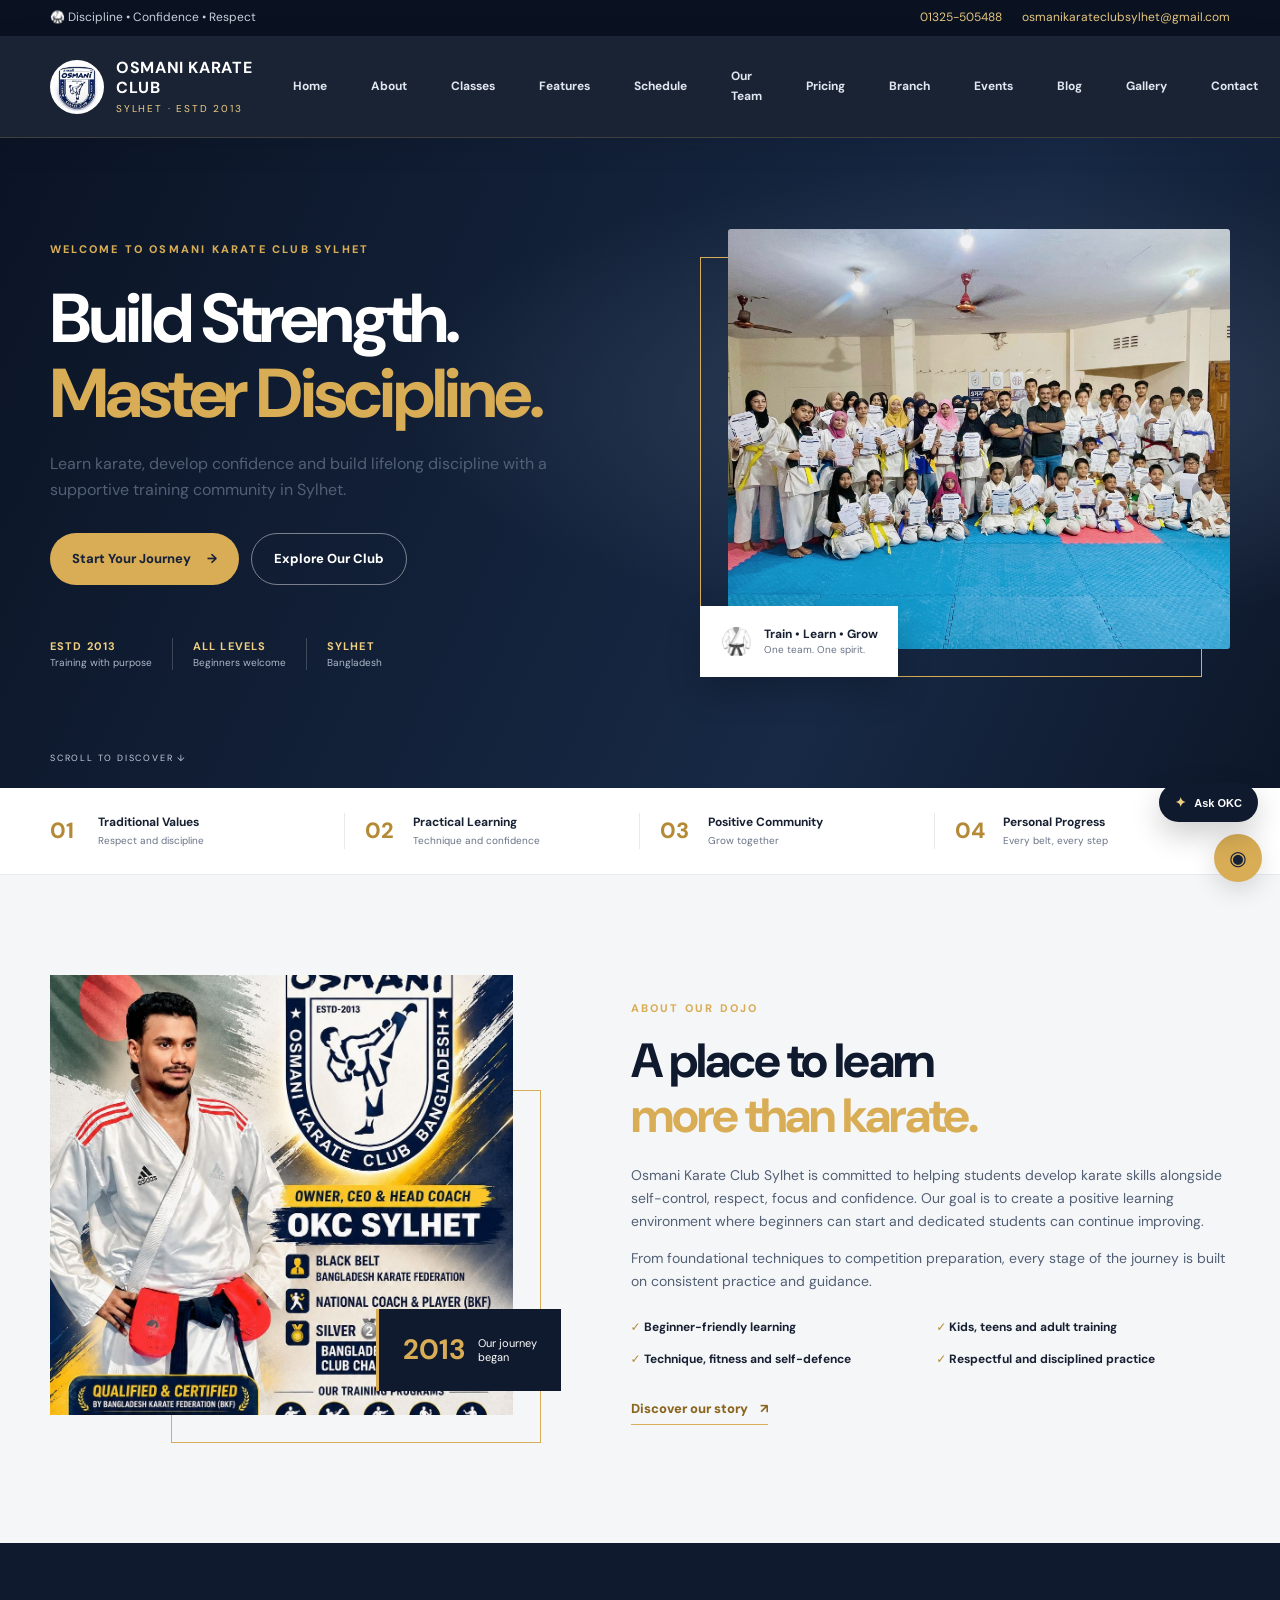
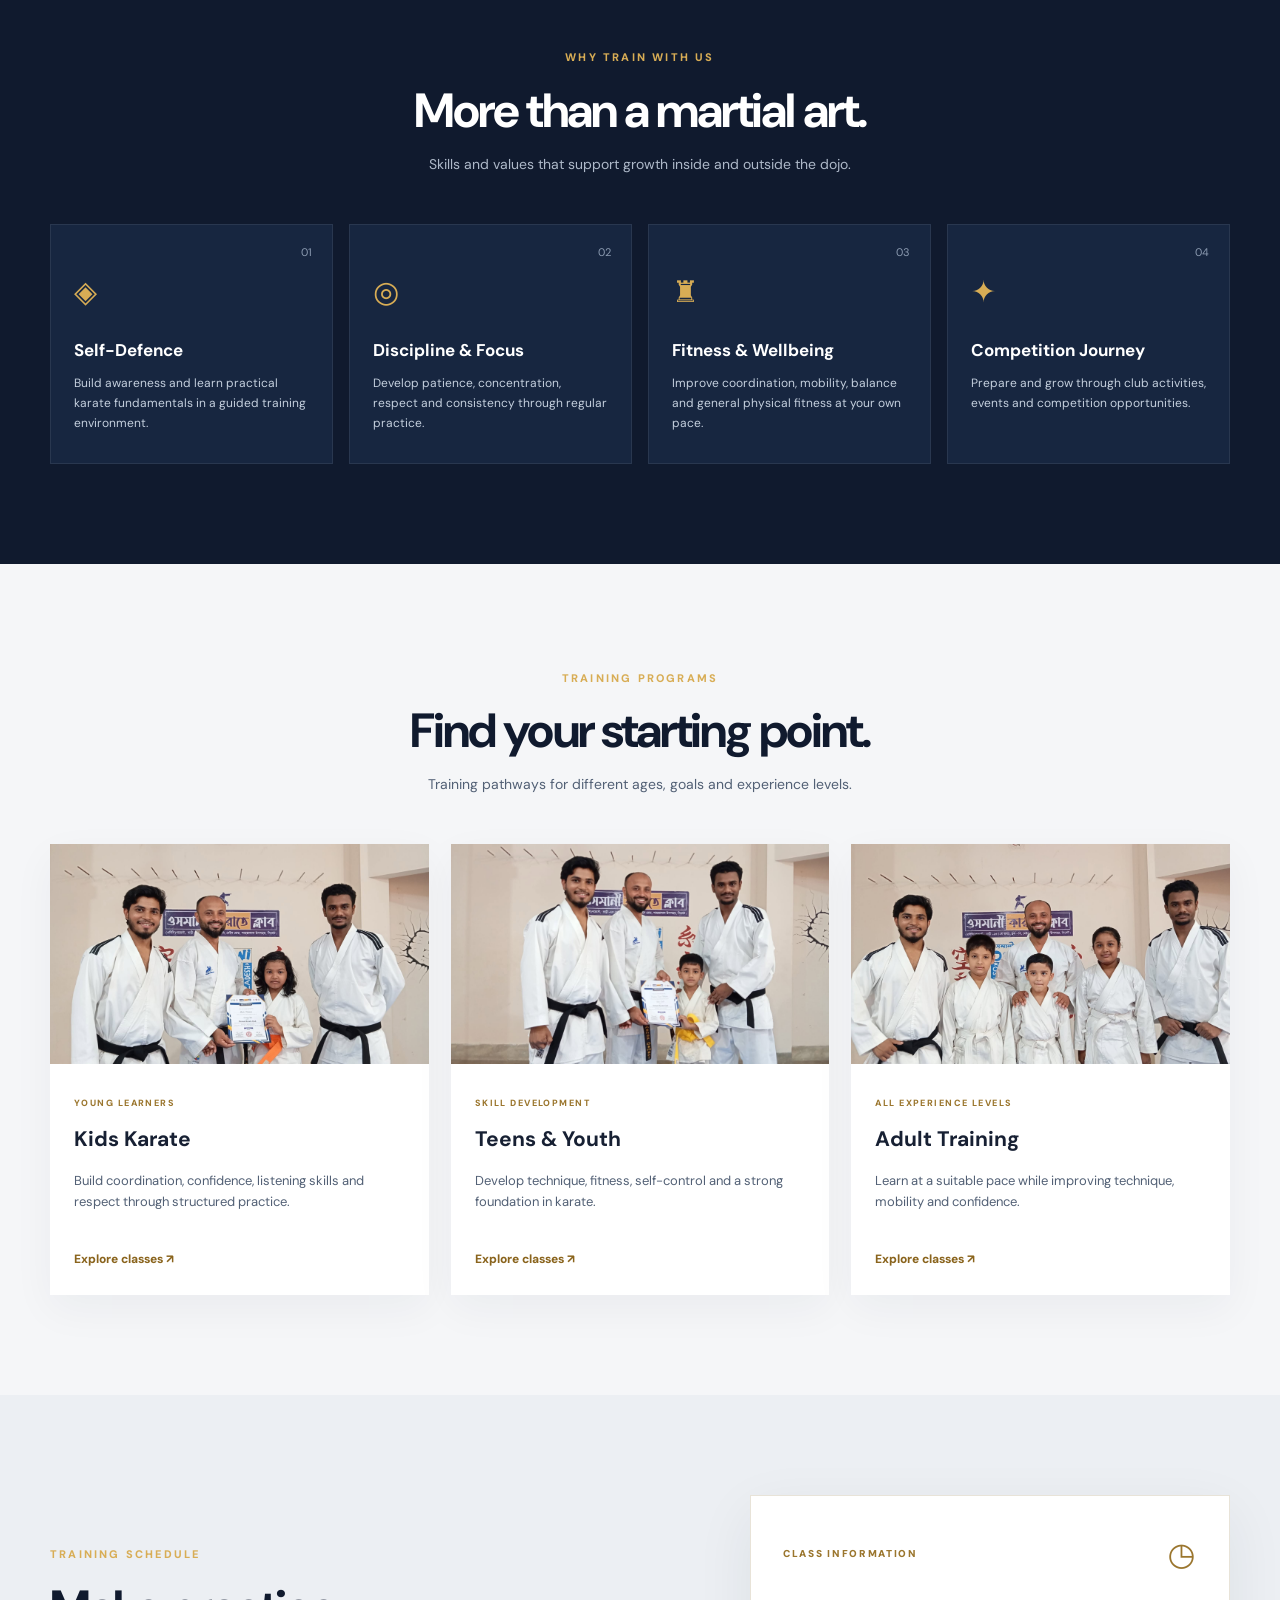
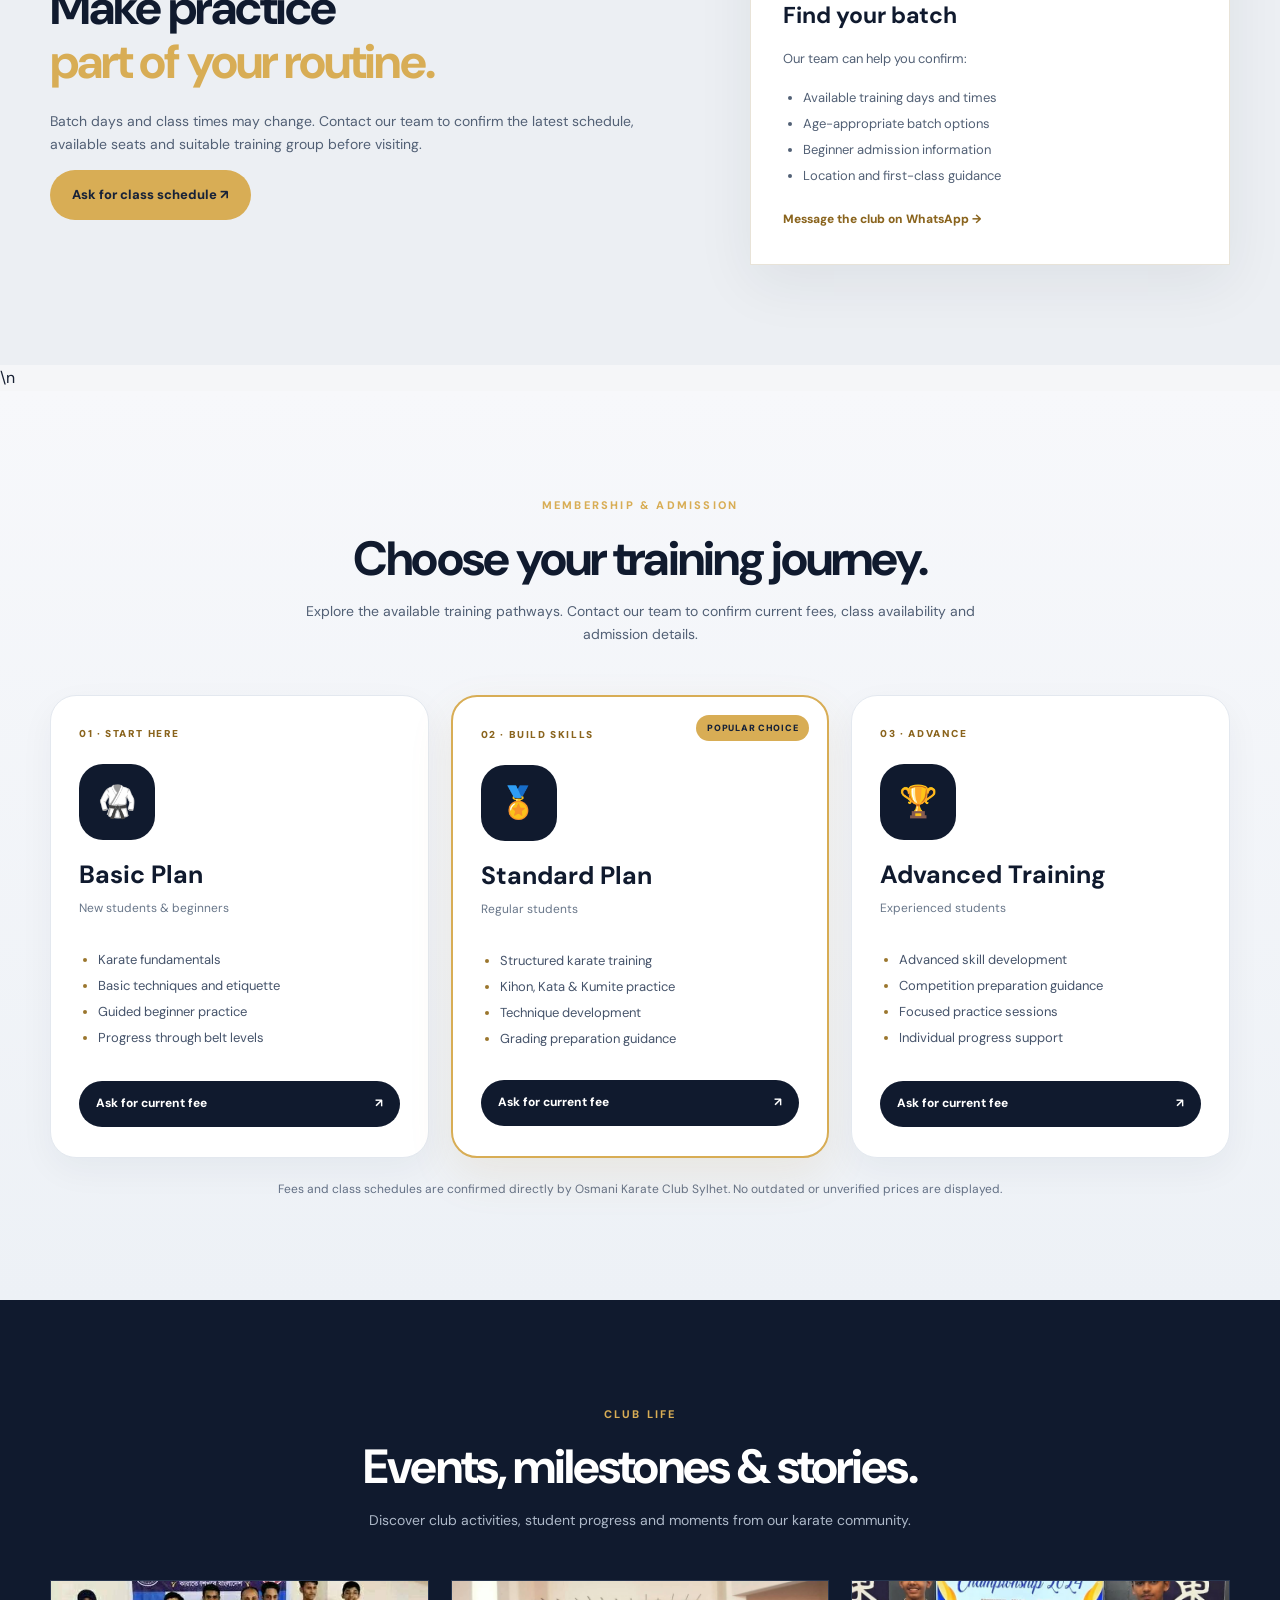
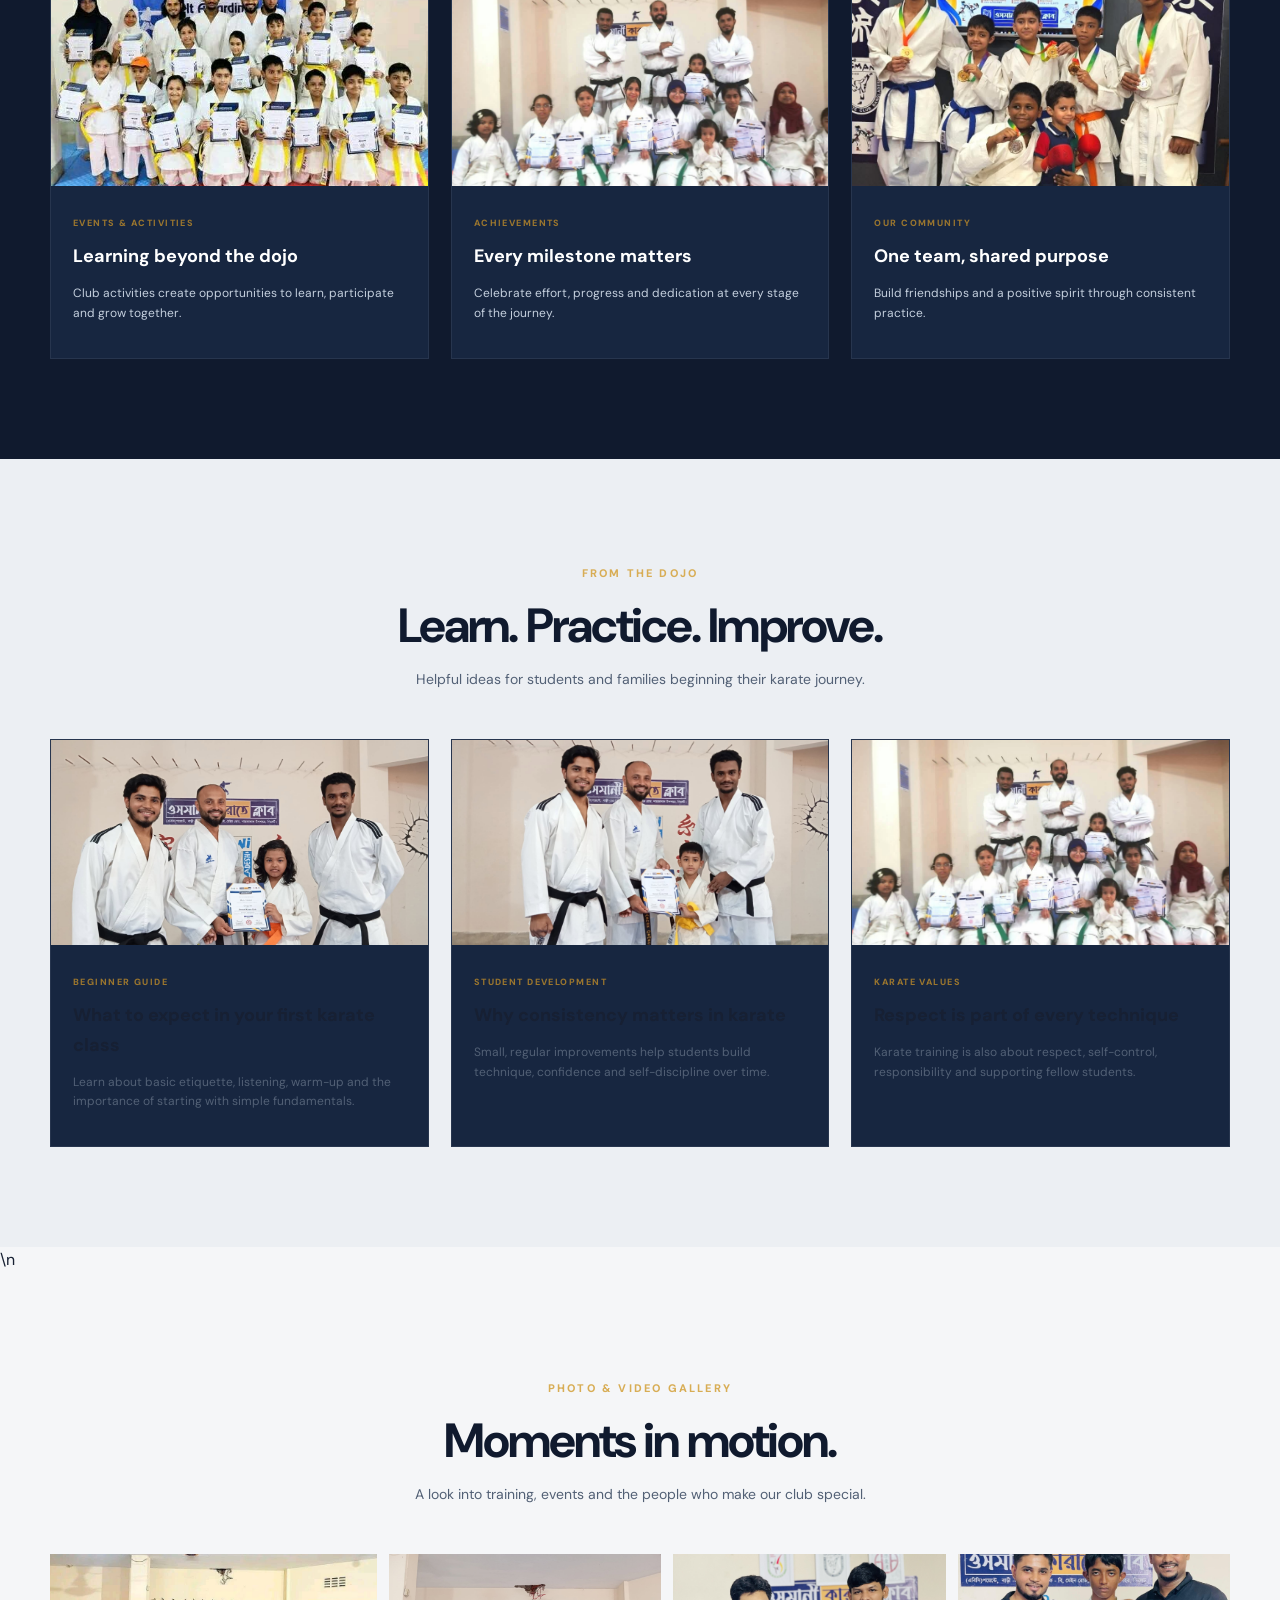
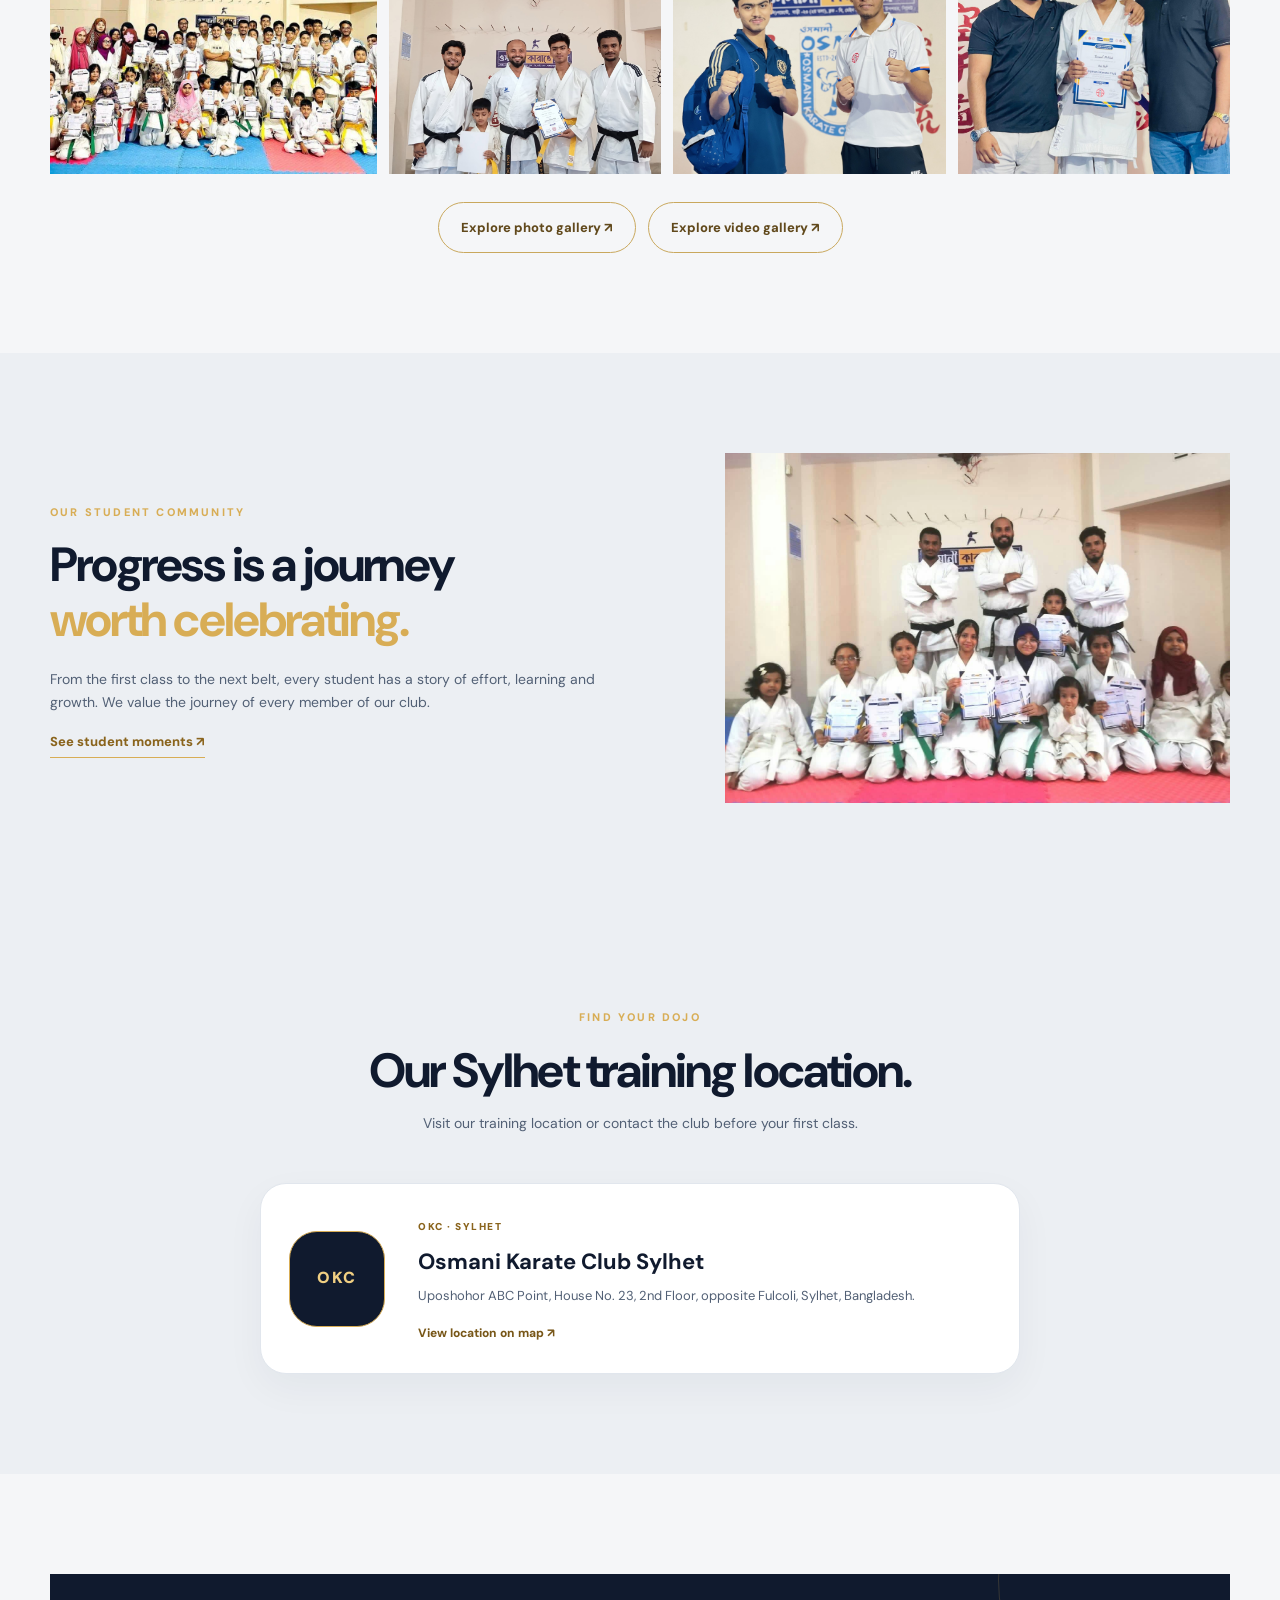
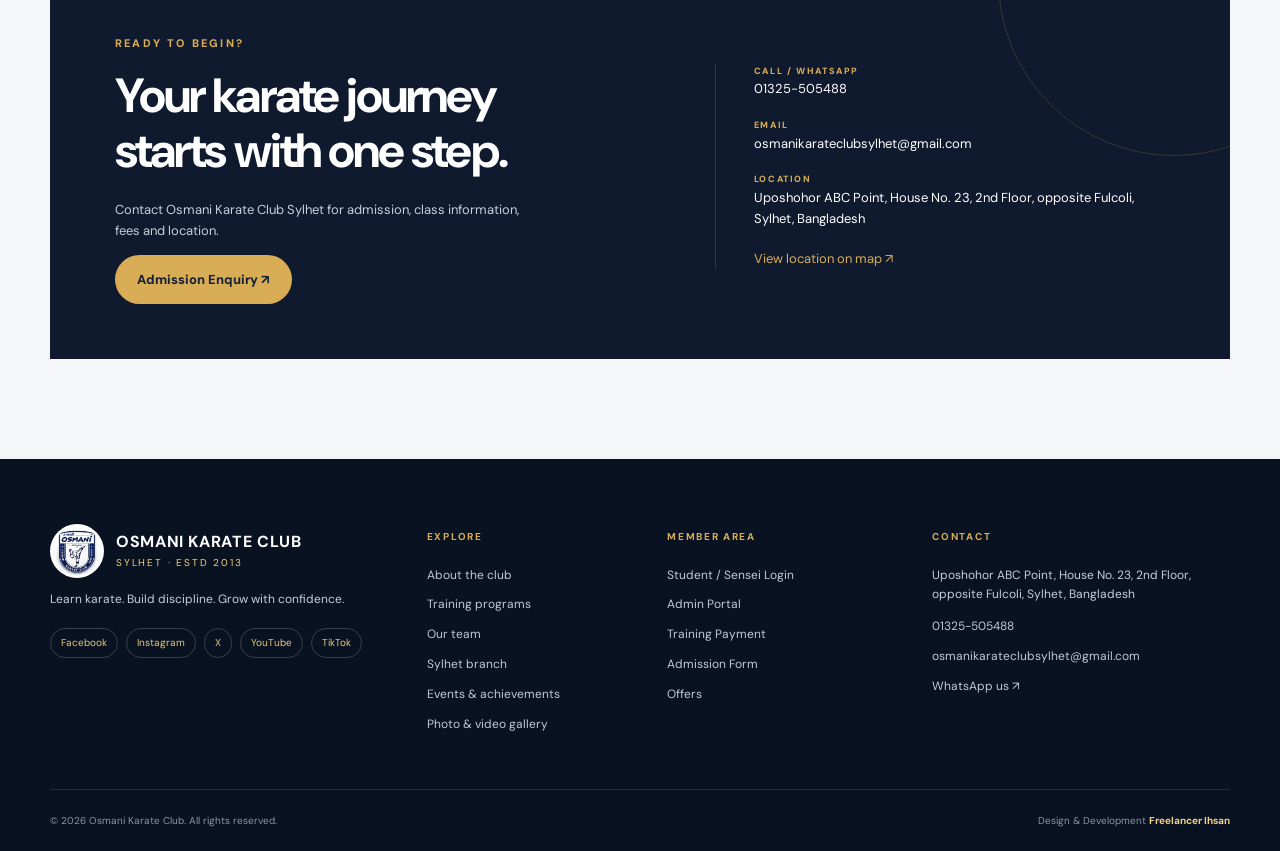
<file: index.html>
<!doctype html>
<html lang="en">
<head>
<meta charset="utf-8"><meta name="viewport" content="width=device-width,initial-scale=1">
<meta name="theme-color" content="#101a2e">
<title>Osmani Karate Club Sylhet | Karate Training, Self-Defence & Admission</title>
<meta name="description" content="Join Osmani Karate Club Sylhet for structured karate training, self-defence, discipline and confidence. Explore classes, instructors, events, gallery and admission in Sylhet, Bangladesh.">
<meta name="keywords" content="Osmani Karate Club Sylhet, karate Sylhet, karate training Sylhet, karate classes Sylhet, kids karate Sylhet, self defence Sylhet, martial arts Bangladesh, karate admission Sylhet">
<meta name="robots" content="index,follow,max-image-preview:large">
<meta name="author" content="Osmani Karate Club Sylhet">
<meta property="og:type" content="website"><meta property="og:site_name" content="Osmani Karate Club Sylhet">
<meta property="og:title" content="Osmani Karate Club Sylhet | Train with Discipline">
<meta property="og:description" content="Karate training for discipline, confidence, fitness and self-defence in Sylhet, Bangladesh.">
<meta property="og:url" content="https://osmanikarateclub.vercel.app/">
<meta property="og:image" content="https://osmanikarateclub.vercel.app/images/home-club-group.jpg">
<meta name="twitter:card" content="summary_large_image">
<link rel="canonical" href="https://osmanikarateclub.vercel.app/">
<link rel="manifest" href="manifest.webmanifest"><link rel="icon" href="images/logo.png"><link rel="apple-touch-icon" href="pwa-icon-192.png">
<link rel="preconnect" href="https://fonts.googleapis.com"><link rel="preconnect" href="https://fonts.gstatic.com" crossorigin>
<link href="https://fonts.googleapis.com/css2?family=DM+Sans:wght@400;500;600;700;800&family=Noto+Sans+Bengali:wght@400;500;600;700;800&display=swap" rel="stylesheet">
<link rel="stylesheet" href="style.css"><link rel="stylesheet" href="v2.css">
<script type="application/ld+json">{"@context":"https://schema.org","@type":"SportsActivityLocation","name":"Osmani Karate Club Sylhet","description":"Karate training for discipline, confidence, fitness and self-defence in Sylhet, Bangladesh.","url":"https://osmanikarateclub.vercel.app/","image":"https://osmanikarateclub.vercel.app/images/logo.png","telephone":"+8801325505488","email":"osmanikarateclubsylhet@gmail.com","address":{"@type":"PostalAddress","streetAddress":"Uposhohor ABC Point, House No. 23, 2nd Floor, opposite Fulcoli","addressLocality":"Sylhet","addressCountry":"BD"},"sameAs":["https://www.facebook.com/p/Osmani-Karate-Club-Sylhet-61551692627873/","https://www.instagram.com/okc.sylhet/","https://x.com/okcsylhet","https://www.youtube.com/channel/UClhfrLRyWANlHcNv9u-vJiw","https://www.tiktok.com/@okc.sylhet"]}</script>
</head>
<body class="v2">
<div class="topline"><div class="v2-container topline-inner"><span>🥋 Discipline • Confidence • Respect</span><div><a href="tel:01325505488">01325-505488</a><a href="mailto:osmanikarateclubsylhet@gmail.com">osmanikarateclubsylhet@gmail.com</a></div></div></div>
<header class="v2-header"><div class="v2-container nav-inner">
<a class="v2-brand" href="index.html"><img src="images/logo.png" alt="Osmani Karate Club Sylhet logo"><span><b>OSMANI KARATE CLUB</b><small>SYLHET · ESTD 2013</small></span></a>
<button class="v2-menu" id="v2Menu" aria-label="Open navigation" aria-expanded="false">☰</button>
<nav class="v2-nav" id="v2Nav">
<a href="#home">Home</a><a href="#about">About</a><a href="#programs">Classes</a><a href="#features">Features</a><a href="#schedule">Schedule</a><a href="about.html#founder">Our Team</a><a href="#pricing">Pricing</a><a href="#branches">Branch</a><a href="#events">Events</a><a href="#blog">Blog</a><a href="#gallery">Gallery</a><a href="#contact">Contact</a>
<a href="portal.html">OKC Online</a><a class="nav-login" href="portal.html">Login / Sign Up</a>
</nav><div class="nav-tools"><button id="lang" class="v2-tool" aria-label="Change language">বাংলা</button><a class="nav-login desktop-login" href="portal.html">Login / Sign Up ↗</a></div>
</div></header>
<main>
<section class="v2-hero" id="home"><div class="hero-shade"></div><div class="v2-container hero-content">
<div class="hero-copy"><span class="eyebrow-gold">WELCOME TO OSMANI KARATE CLUB SYLHET</span><h1>Build Strength.<br><em>Master Discipline.</em></h1><p>Learn karate, develop confidence and build lifelong discipline with a supportive training community in Sylhet.</p>
<div class="hero-actions"><a class="gold-btn" href="contact.html">Start Your Journey <span>→</span></a><a class="outline-btn" href="#about">Explore Our Club</a></div>
<div class="hero-proof"><div><strong>ESTD 2013</strong><small>Training with purpose</small></div><i></i><div><strong>ALL LEVELS</strong><small>Beginners welcome</small></div><i></i><div><strong>SYLHET</strong><small>Bangladesh</small></div></div></div>
<div class="hero-photo"><img src="images/home-club-group.jpg" alt="Osmani Karate Club Sylhet students and instructors training together"><div class="photo-tag"><b>🥋</b><span><strong>Train • Learn • Grow</strong><small>One team. One spirit.</small></span></div></div>
</div><a class="scroll-cue" href="#about">SCROLL TO DISCOVER ↓</a></section>
<section class="intro-strip"><div class="v2-container intro-grid"><div><span>01</span><b>Traditional Values</b><small>Respect and discipline</small></div><div><span>02</span><b>Practical Learning</b><small>Technique and confidence</small></div><div><span>03</span><b>Positive Community</b><small>Grow together</small></div><div><span>04</span><b>Personal Progress</b><small>Every belt, every step</small></div></div></section>
<section class="v2-section" id="about"><div class="v2-container split-section"><div class="about-image"><img src="images/instructor-profile.png" alt="Karate training at Osmani Karate Club Sylhet"><div class="estd-card"><strong>2013</strong><span>Our journey<br>began</span></div></div><div class="section-copy"><span class="eyebrow-gold">ABOUT OUR DOJO</span><h2>A place to learn<br><em>more than karate.</em></h2><p>Osmani Karate Club Sylhet is committed to helping students develop karate skills alongside self-control, respect, focus and confidence. Our goal is to create a positive learning environment where beginners can start and dedicated students can continue improving.</p><p>From foundational techniques to competition preparation, every stage of the journey is built on consistent practice and guidance.</p><div class="tick-list"><span>✓ Beginner-friendly learning</span><span>✓ Kids, teens and adult training</span><span>✓ Technique, fitness and self-defence</span><span>✓ Respectful and disciplined practice</span></div><a class="text-link" href="about.html">Discover our story <b>↗</b></a></div></div></section>
<section class="v2-section v2-dark" id="features"><div class="v2-container"><div class="section-heading"><span class="eyebrow-gold">WHY TRAIN WITH US</span><h2>More than a martial art.</h2><p>Skills and values that support growth inside and outside the dojo.</p></div><div class="feature-grid">
<article class="feature-card"><span>01</span><div class="feature-icon">◈</div><h3>Self-Defence</h3><p>Build awareness and learn practical karate fundamentals in a guided training environment.</p></article>
<article class="feature-card"><span>02</span><div class="feature-icon">◎</div><h3>Discipline & Focus</h3><p>Develop patience, concentration, respect and consistency through regular practice.</p></article>
<article class="feature-card"><span>03</span><div class="feature-icon">♜</div><h3>Fitness & Wellbeing</h3><p>Improve coordination, mobility, balance and general physical fitness at your own pace.</p></article>
<article class="feature-card"><span>04</span><div class="feature-icon">✦</div><h3>Competition Journey</h3><p>Prepare and grow through club activities, events and competition opportunities.</p></article>
</div></div></section>
<section class="v2-section" id="programs"><div class="v2-container"><div class="section-heading"><span class="eyebrow-gold">TRAINING PROGRAMS</span><h2>Find your starting point.</h2><p>Training pathways for different ages, goals and experience levels.</p></div><div class="program-grid">
<article class="program-card"><img src="images/training-1.png" alt="Children learning karate"><div><span class="program-label">YOUNG LEARNERS</span><h3>Kids Karate</h3><p>Build coordination, confidence, listening skills and respect through structured practice.</p><a href="training.html">Explore classes ↗</a></div></article>
<article class="program-card"><img src="images/training-2.png" alt="Students practicing karate"><div><span class="program-label">SKILL DEVELOPMENT</span><h3>Teens & Youth</h3><p>Develop technique, fitness, self-control and a strong foundation in karate.</p><a href="training.html">Explore classes ↗</a></div></article>
<article class="program-card"><img src="images/training-3.png" alt="Karate instructor demonstrating technique"><div><span class="program-label">ALL EXPERIENCE LEVELS</span><h3>Adult Training</h3><p>Learn at a suitable pace while improving technique, mobility and confidence.</p><a href="training.html">Explore classes ↗</a></div></article>
</div></div></section>
<section class="v2-section v2-light" id="schedule"><div class="v2-container price-layout"><div class="section-copy"><span class="eyebrow-gold">TRAINING SCHEDULE</span><h2>Make practice<br><em>part of your routine.</em></h2><p>Batch days and class times may change. Contact our team to confirm the latest schedule, available seats and suitable training group before visiting.</p><a class="gold-btn" href="contact.html">Ask for class schedule ↗</a></div><div class="price-card"><div class="price-top"><span>CLASS INFORMATION</span><b>◷</b></div><h3>Find your batch</h3><p>Our team can help you confirm:</p><ul><li>Available training days and times</li><li>Age-appropriate batch options</li><li>Beginner admission information</li><li>Location and first-class guidance</li></ul><a href="https://wa.me/8801325505488" target="_blank" rel="noopener">Message the club on WhatsApp →</a></div></div></section>\n<section class="v2-section pricing-section" id="pricing"><div class="v2-container"><div class="section-heading"><span class="eyebrow-gold">MEMBERSHIP & ADMISSION</span><h2>Choose your training journey.</h2><p>Explore the available training pathways. Contact our team to confirm current fees, class availability and admission details.</p></div><div class="plan-grid">
<article class="plan-card"><span class="plan-kicker">01 · START HERE</span><div class="plan-icon">🥋</div><h3>Basic Plan</h3><p class="plan-audience">New students & beginners</p><ul><li>Karate fundamentals</li><li>Basic techniques and etiquette</li><li>Guided beginner practice</li><li>Progress through belt levels</li></ul><a href="contact.html">Ask for current fee <b>↗</b></a></article>
<article class="plan-card plan-featured"><span class="plan-popular">POPULAR CHOICE</span><span class="plan-kicker">02 · BUILD SKILLS</span><div class="plan-icon">🏅</div><h3>Standard Plan</h3><p class="plan-audience">Regular students</p><ul><li>Structured karate training</li><li>Kihon, Kata & Kumite practice</li><li>Technique development</li><li>Grading preparation guidance</li></ul><a href="contact.html">Ask for current fee <b>↗</b></a></article>
<article class="plan-card"><span class="plan-kicker">03 · ADVANCE</span><div class="plan-icon">🏆</div><h3>Advanced Training</h3><p class="plan-audience">Experienced students</p><ul><li>Advanced skill development</li><li>Competition preparation guidance</li><li>Focused practice sessions</li><li>Individual progress support</li></ul><a href="contact.html">Ask for current fee <b>↗</b></a></article>
</div><p class="plan-note">Fees and class schedules are confirmed directly by Osmani Karate Club Sylhet. No outdated or unverified prices are displayed.</p></div></section>
<section class="v2-section v2-dark" id="events"><div class="v2-container"><div class="section-heading"><span class="eyebrow-gold">CLUB LIFE</span><h2>Events, milestones & stories.</h2><p>Discover club activities, student progress and moments from our karate community.</p></div><div class="event-grid"><article><img src="images/event.png" alt="Osmani Karate Club event"><div><span>EVENTS & ACTIVITIES</span><h3>Learning beyond the dojo</h3><p>Club activities create opportunities to learn, participate and grow together.</p></div></article><article><img src="images/champions.png" alt="Karate students celebrating achievement"><div><span>ACHIEVEMENTS</span><h3>Every milestone matters</h3><p>Celebrate effort, progress and dedication at every stage of the journey.</p></div></article><article><img src="images/team.png" alt="Osmani Karate Club team"><div><span>OUR COMMUNITY</span><h3>One team, shared purpose</h3><p>Build friendships and a positive spirit through consistent practice.</p></div></article></div></div></section>
<section class="v2-section v2-light" id="blog"><div class="v2-container"><div class="section-heading"><span class="eyebrow-gold">FROM THE DOJO</span><h2>Learn. Practice. Improve.</h2><p>Helpful ideas for students and families beginning their karate journey.</p></div><div class="event-grid"><article><img src="images/training-1.png" alt="Karate beginner training"><div><span>BEGINNER GUIDE</span><h3>What to expect in your first karate class</h3><p>Learn about basic etiquette, listening, warm-up and the importance of starting with simple fundamentals.</p></div></article><article><img src="images/training-2.png" alt="Karate belt training"><div><span>STUDENT DEVELOPMENT</span><h3>Why consistency matters in karate</h3><p>Small, regular improvements help students build technique, confidence and self-discipline over time.</p></div></article><article><img src="images/champions.png" alt="Karate student achievement"><div><span>KARATE VALUES</span><h3>Respect is part of every technique</h3><p>Karate training is also about respect, self-control, responsibility and supporting fellow students.</p></div></article></div></div></section>\n<section class="v2-section" id="gallery"><div class="v2-container"><div class="section-heading"><span class="eyebrow-gold">PHOTO & VIDEO GALLERY</span><h2>Moments in motion.</h2><p>A look into training, events and the people who make our club special.</p></div><div class="gallery-preview"><img src="images/group-2.png" alt="Karate club group"><img src="images/training-4.png" alt="Karate training session"><img src="images/sensei-gallery.jpg" alt="Sensei and students"><img src="images/club-gallery/club-photo-01.jpeg" alt="Club activity"></div><div class="center-actions"><a class="outline-dark-btn" href="gallery.html">Explore photo gallery ↗</a><a class="outline-dark-btn" href="gallery.html#videos">Explore video gallery ↗</a></div></div></section>
<section class="v2-section v2-light" id="alumni"><div class="v2-container alumni-layout"><div><span class="eyebrow-gold">OUR STUDENT COMMUNITY</span><h2>Progress is a journey<br><em>worth celebrating.</em></h2><p>From the first class to the next belt, every student has a story of effort, learning and growth. We value the journey of every member of our club.</p><a href="gallery.html" class="text-link">See student moments ↗</a></div><img src="images/champions.png" alt="Students celebrating karate achievements"></div></section>
<section class="v2-section v2-light" id="branches"><div class="v2-container"><div class="section-heading"><span class="eyebrow-gold">FIND YOUR DOJO</span><h2>Our Sylhet training location.</h2><p>Visit our training location or contact the club before your first class.</p></div><div class="branch-grid"><article class="branch-card"><div class="branch-mark">OKC</div><div><span class="branch-code">OKC · SYLHET</span><h3>Osmani Karate Club Sylhet</h3><p>Uposhohor ABC Point, House No. 23, 2nd Floor, opposite Fulcoli, Sylhet, Bangladesh.</p><a target="_blank" rel="noopener" href="https://www.google.com/maps/search/?api=1&query=Uposhohor+ABC+Point+House+23+Sylhet+Bangladesh">View location on map ↗</a></div></article></div></div></section>
<section class="v2-section" id="contact"><div class="v2-container contact-panel"><div><span class="eyebrow-gold">READY TO BEGIN?</span><h2>Your karate journey<br>starts with one step.</h2><p>Contact Osmani Karate Club Sylhet for admission, class information, fees and location.</p><a class="gold-btn" href="contact.html">Admission Enquiry ↗</a></div><div class="contact-details"><div><small>CALL / WHATSAPP</small><a href="tel:01325505488">01325-505488</a></div><div><small>EMAIL</small><a href="mailto:osmanikarateclubsylhet@gmail.com">osmanikarateclubsylhet@gmail.com</a></div><div><small>LOCATION</small><span>Uposhohor ABC Point, House No. 23, 2nd Floor, opposite Fulcoli, Sylhet, Bangladesh</span></div><a class="map-link" target="_blank" rel="noopener" href="https://www.google.com/maps/search/?api=1&query=Uposhohor+ABC+Point+House+23+Sylhet+Bangladesh">View location on map ↗</a></div></div></section>
</main>
<footer class="v2-footer"><div class="v2-container footer-columns"><div class="footer-brand"><a class="v2-brand" href="#home"><img src="images/logo.png" alt=""><span><b>OSMANI KARATE CLUB</b><small>SYLHET · ESTD 2013</small></span></a><p>Learn karate. Build discipline. Grow with confidence.</p><div class="social-links"><a href="https://www.facebook.com/p/Osmani-Karate-Club-Sylhet-61551692627873/" target="_blank" rel="noopener">Facebook</a><a href="https://www.instagram.com/okc.sylhet/" target="_blank" rel="noopener">Instagram</a><a href="https://x.com/okcsylhet" target="_blank" rel="noopener">X</a><a href="https://www.youtube.com/channel/UClhfrLRyWANlHcNv9u-vJiw" target="_blank" rel="noopener">YouTube</a><a href="https://www.tiktok.com/@okc.sylhet" target="_blank" rel="noopener">TikTok</a></div></div><div><h4>EXPLORE</h4><a href="#about">About the club</a><a href="#programs">Training programs</a><a href="#team">Our team</a><a href="#branches">Sylhet branch</a><a href="#events">Events & achievements</a><a href="gallery.html">Photo & video gallery</a></div><div><h4>MEMBER AREA</h4><a href="portal.html">Student / Sensei Login</a><a href="admin-dashboard.html">Admin Portal</a><a href="payment.html">Training Payment</a><a href="contact.html">Admission Form</a><a href="offers.html">Offers</a></div><div><h4>CONTACT</h4><p>Uposhohor ABC Point, House No. 23, 2nd Floor, opposite Fulcoli, Sylhet, Bangladesh</p><a href="tel:01325505488">01325-505488</a><a href="mailto:osmanikarateclubsylhet@gmail.com">osmanikarateclubsylhet@gmail.com</a><a href="https://wa.me/8801325505488" target="_blank" rel="noopener">WhatsApp us ↗</a></div></div><div class="v2-container footer-bottom"><span>© 2026 Osmani Karate Club. All rights reserved.</span><span>Design & Development <a href="https://freelancerihsan.pages.dev/" target="_blank" rel="noopener">Freelancer Ihsan</a></span></div></footer>
<a class="v2-whatsapp" href="https://wa.me/8801325505488?text=Assalamu%20Alaikum%2C%20Osmani%20Karate%20Club%20Sylhet." target="_blank" rel="noopener" aria-label="Chat on WhatsApp" title="WhatsApp">◉</a>
<div class="okc-chat" id="okcChat"><button class="okc-chat-launch" id="okcChatLaunch" aria-label="Open club assistant" aria-expanded="false">✦<span>Ask OKC</span></button><section class="okc-chat-panel" id="okcChatPanel" aria-label="Osmani Karate Club assistant" hidden><header><div><strong>OKC Club Assistant</strong><small>Instant FAQ answers · WhatsApp human support</small></div><button id="okcChatClose" aria-label="Close chat">×</button></header><div class="okc-chat-messages" id="okcChatMessages" aria-live="polite"><p class="bot-message">Assalamu Alaikum! Welcome to Osmani Karate Club Sylhet. Ask me about admission, admission fee, monthly fee, Karate, training, belt levels or location.</p></div><div class="okc-chat-chips"><button data-question="How can I get admission?">Admission</button><button data-question="What is the admission fee?">Admission Fee</button><button data-question="What is the monthly fee?">Monthly Fee</button><button data-question="Where is the club?">Location</button></div><form id="okcChatForm"><input id="okcChatInput" type="text" placeholder="Type your question…" aria-label="Your question" required maxlength="300"><button type="submit">Send</button></form><a class="okc-chat-human" href="https://wa.me/8801325505488?text=Assalamu%20Alaikum%2C%20I%20need%20help%20from%20the%20club." target="_blank" rel="noopener">Talk to the club on WhatsApp ↗</a></section></div>
<script src="assets/supabase-config.js"></script><script src="script.js"></script><script src="v2.js"></script><script src="okc-chat.js"></script><script type="module" src="assets/cms.js"></script>
</body></html>
</file>
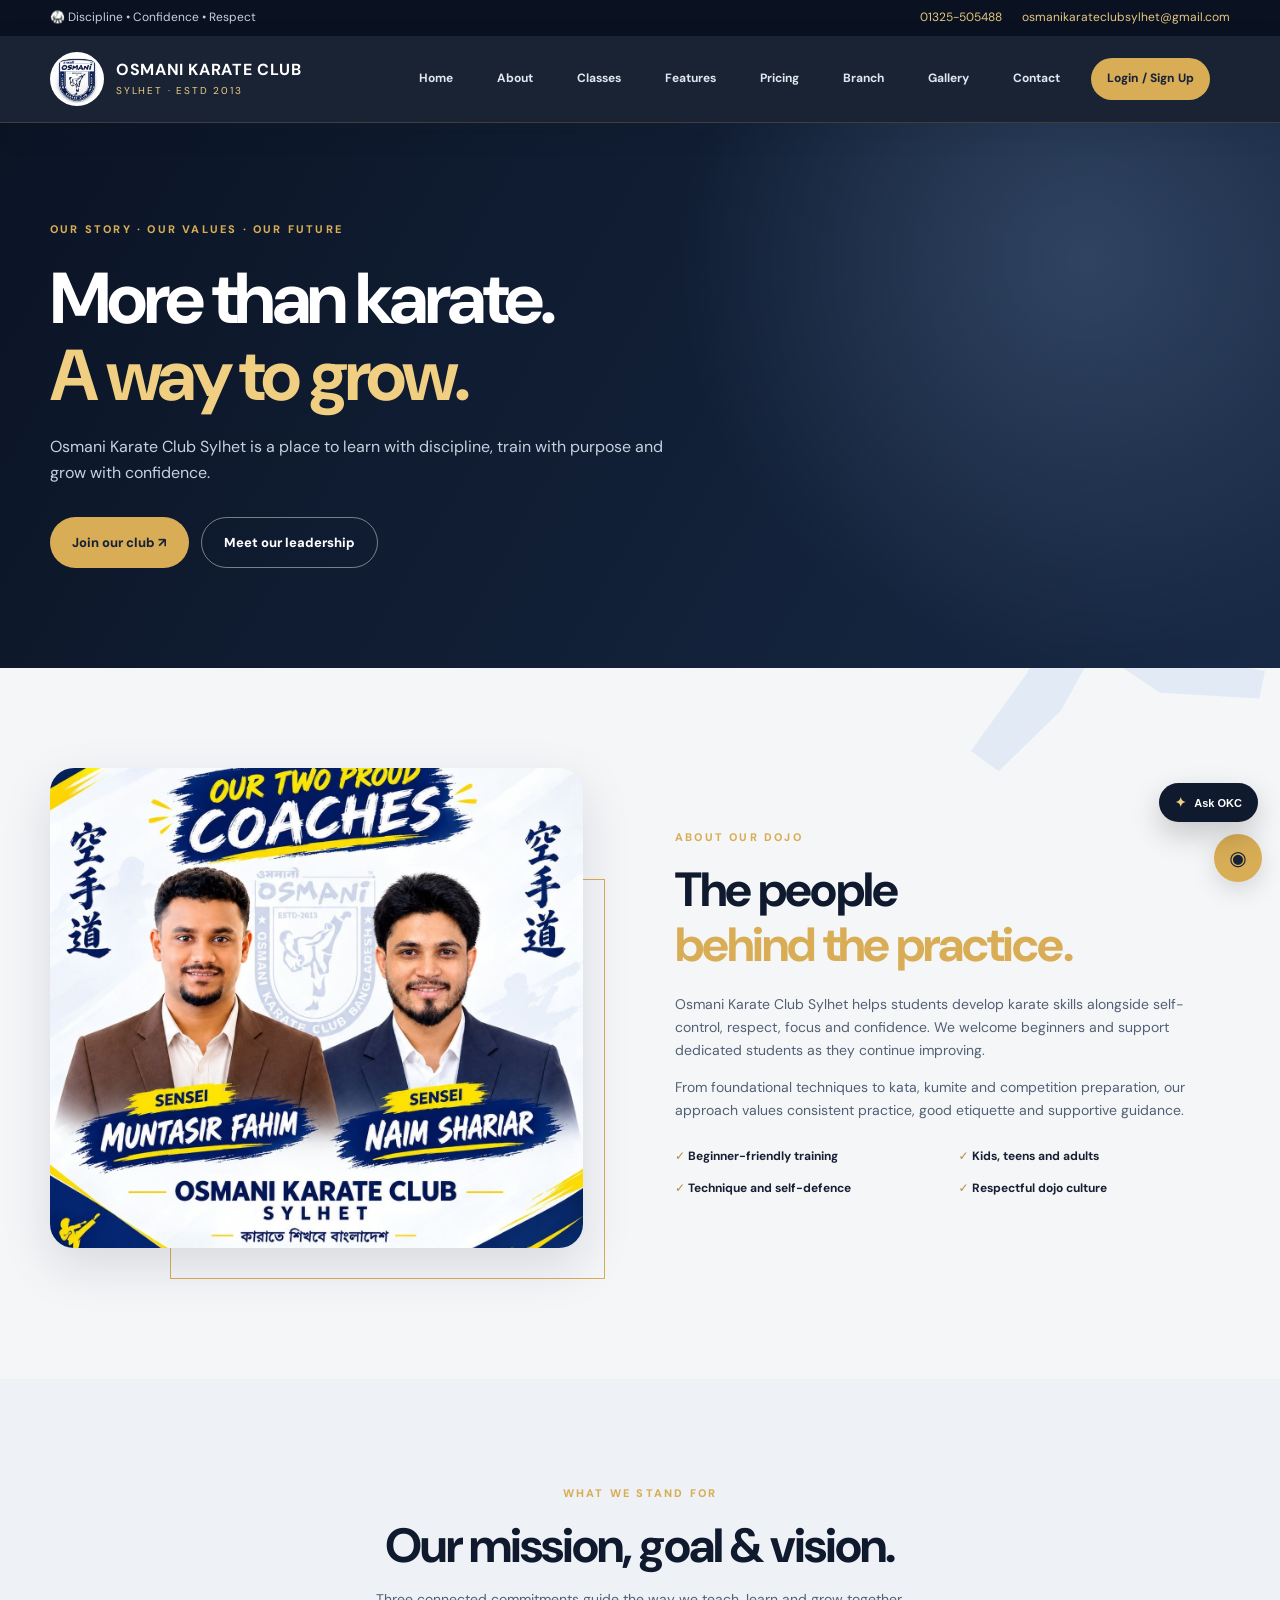
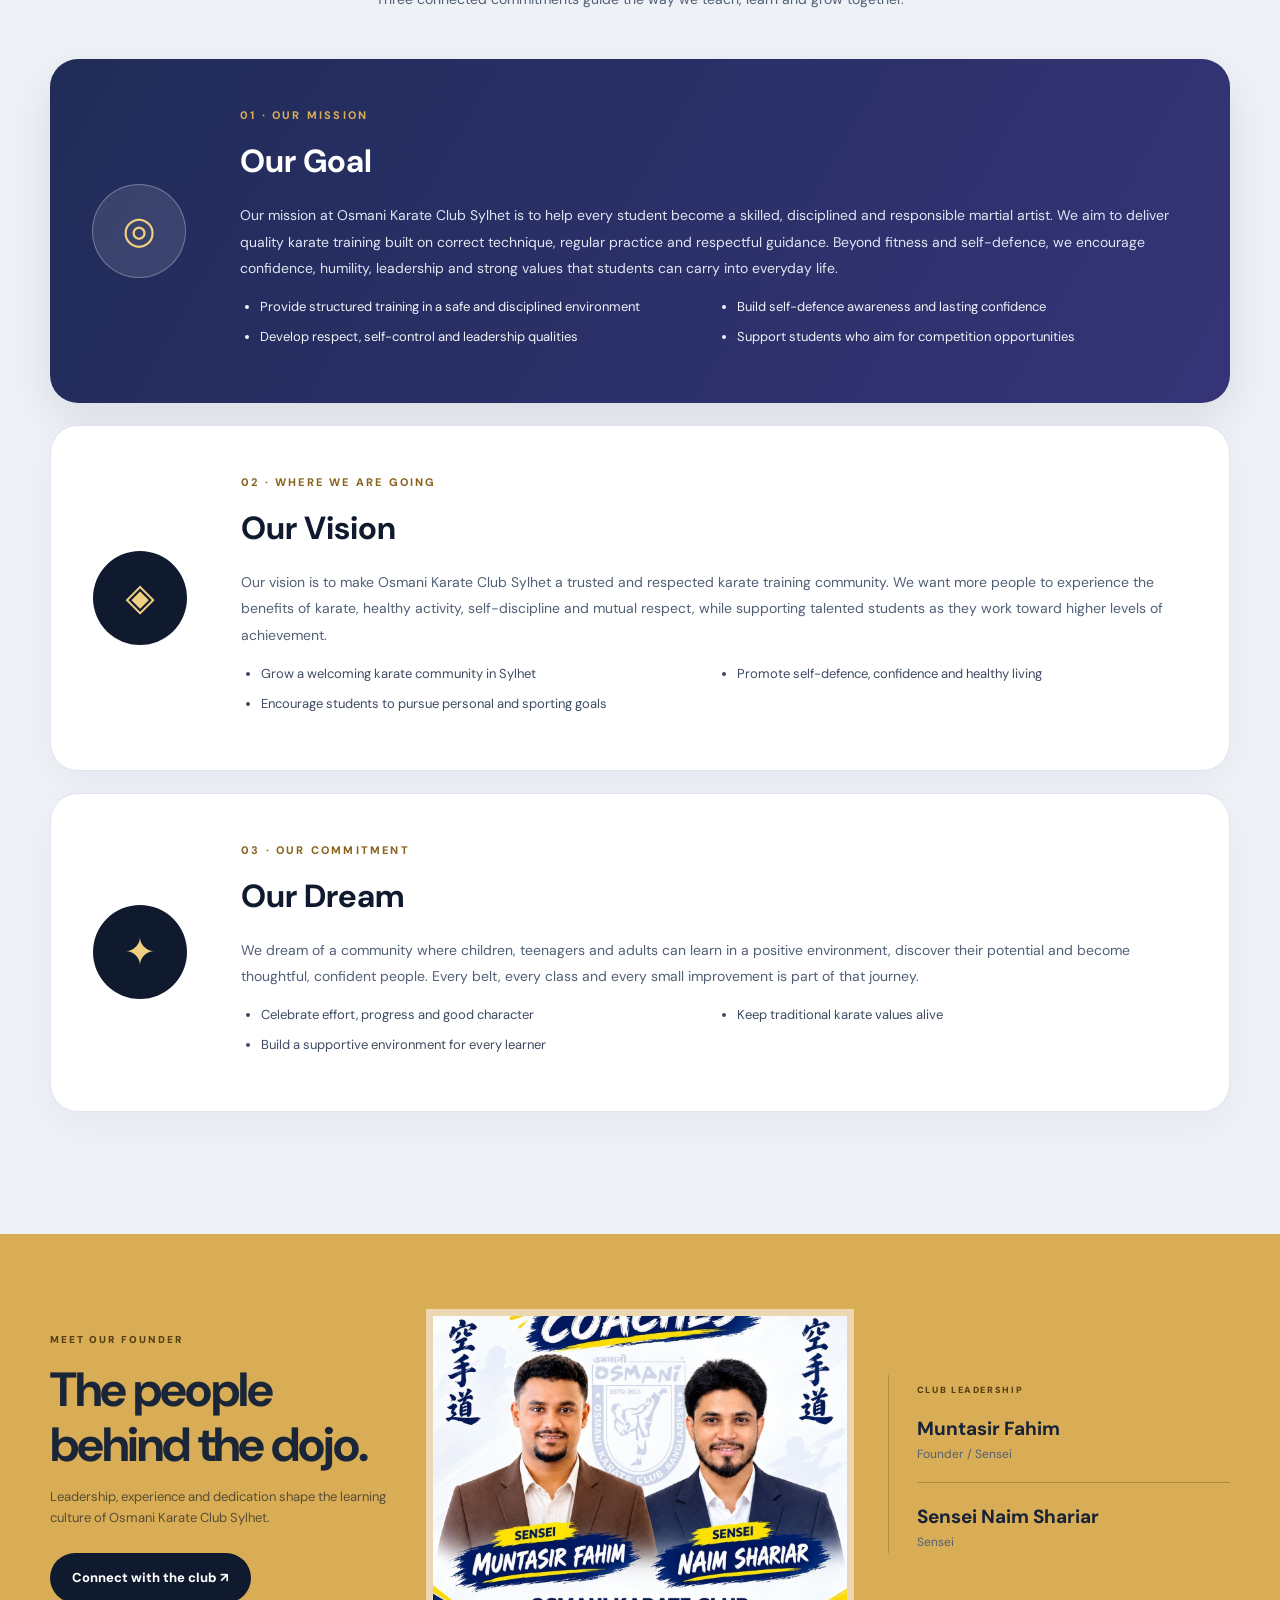
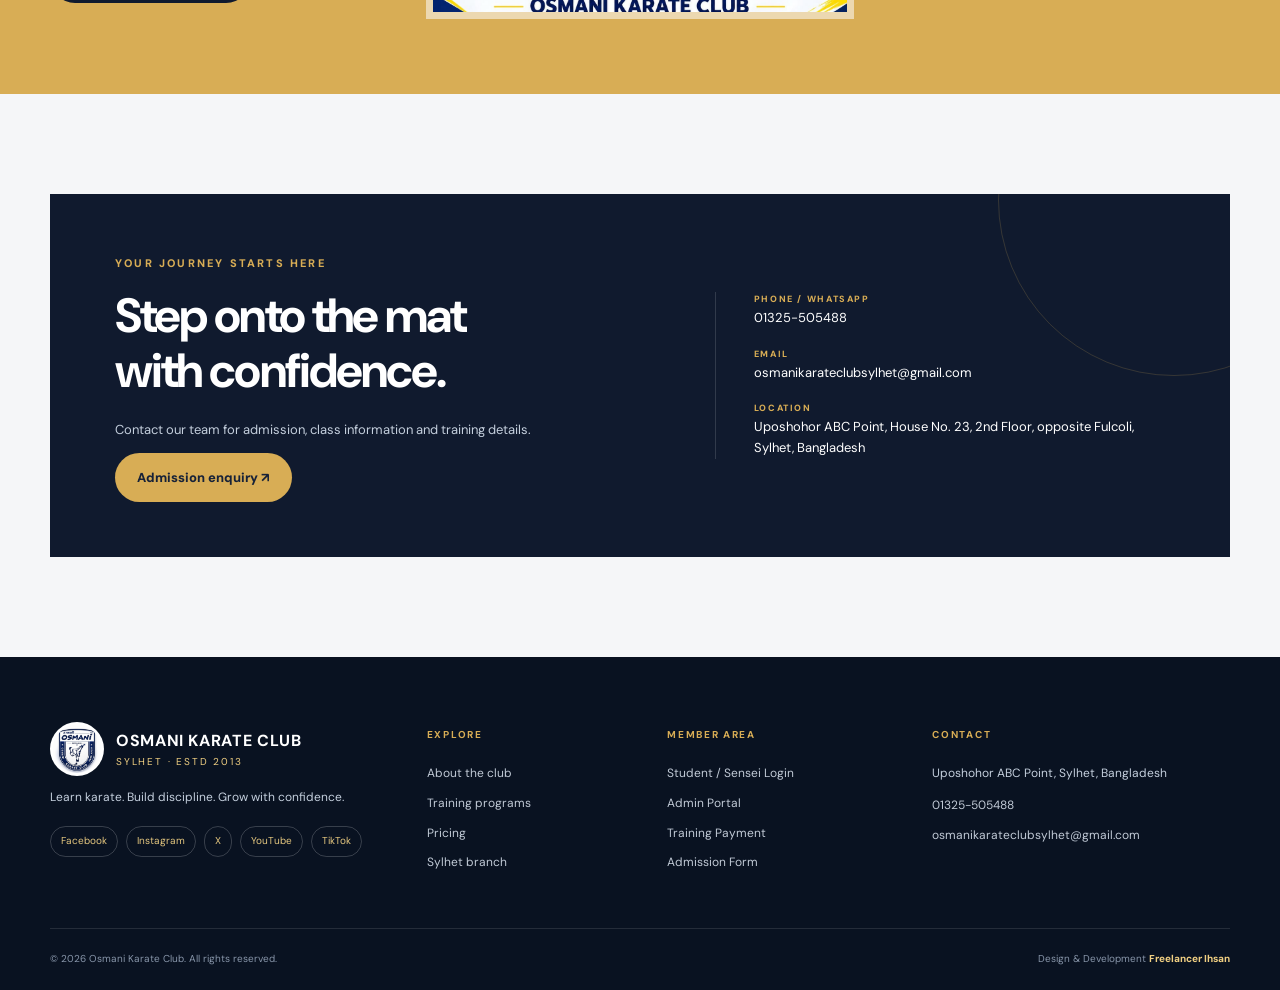
<file: about.html>
<!doctype html>
<html lang="en"><head><meta charset="utf-8"><meta name="viewport" content="width=device-width,initial-scale=1"><meta name="theme-color" content="#101a2e"><title>About Osmani Karate Club Sylhet | Our Mission, Vision & Founder</title><meta name="description" content="Discover the story, mission, vision, goals and leadership of Osmani Karate Club Sylhet. Karate training focused on discipline, confidence and self-defence."><meta name="keywords" content="About Osmani Karate Club Sylhet, karate club Sylhet, karate training Sylhet, Sensei Muntasir Fahim, Sensei Naim Shariar, karate Bangladesh"><meta name="robots" content="index,follow,max-image-preview:large"><link rel="canonical" href="https://osmanikarateclub.vercel.app/about.html"><link rel="manifest" href="manifest.webmanifest"><link rel="icon" href="images/logo.png"><link rel="apple-touch-icon" href="pwa-icon-192.png"><link rel="preconnect" href="https://fonts.googleapis.com"><link rel="preconnect" href="https://fonts.gstatic.com" crossorigin><link href="https://fonts.googleapis.com/css2?family=DM+Sans:wght@400;500;600;700;800&family=Noto+Sans+Bengali:wght@400;500;600;700;800&display=swap" rel="stylesheet"><link rel="stylesheet" href="style.css"><link rel="stylesheet" href="v2.css"></head>
<body class="v2"><div class="topline"><div class="v2-container topline-inner"><span>🥋 Discipline • Confidence • Respect</span><div><a href="tel:01325505488">01325-505488</a><a href="mailto:osmanikarateclubsylhet@gmail.com">osmanikarateclubsylhet@gmail.com</a></div></div></div>
<header class="v2-header"><div class="v2-container nav-inner"><a class="v2-brand" href="index.html"><img src="images/logo.png" alt="Osmani Karate Club Sylhet logo"><span><b>OSMANI KARATE CLUB</b><small>SYLHET · ESTD 2013</small></span></a><button class="v2-menu" id="v2Menu" aria-label="Open navigation" aria-expanded="false">☰</button><nav class="v2-nav" id="v2Nav"><a href="index.html">Home</a><a href="about.html" aria-current="page">About</a><a href="training.html">Classes</a><a href="index.html#features">Features</a><a href="index.html#pricing">Pricing</a><a href="index.html#branches">Branch</a><a href="gallery.html">Gallery</a><a href="contact.html">Contact</a><a href="portal.html" class="nav-login">Login / Sign Up</a></nav><div class="nav-tools"><a class="nav-login desktop-login" href="portal.html">Login / Sign Up ↗</a></div></div></header>
<main><section class="about-hero-v2"><div class="v2-container"><span class="eyebrow-gold">OUR STORY · OUR VALUES · OUR FUTURE</span><h1>More than karate.<br><em>A way to grow.</em></h1><p>Osmani Karate Club Sylhet is a place to learn with discipline, train with purpose and grow with confidence.</p><div class="hero-actions"><a class="gold-btn" href="contact.html">Join our club ↗</a><a class="outline-btn" href="index.html#team">Meet our leadership</a></div></div></section>
<section class="v2-section"><div class="v2-container about-story-grid"><div class="about-story-photo"><img src="images/two-proud-coaches.jpg" alt="Sensei Muntasir Fahim and Sensei Naim Shariar at Osmani Karate Club Sylhet"></div><div class="section-copy"><span class="eyebrow-gold">ABOUT OUR DOJO</span><h2>The people<br><em>behind the practice.</em></h2><p>Osmani Karate Club Sylhet helps students develop karate skills alongside self-control, respect, focus and confidence. We welcome beginners and support dedicated students as they continue improving.</p><p>From foundational techniques to kata, kumite and competition preparation, our approach values consistent practice, good etiquette and supportive guidance.</p><div class="tick-list"><span>✓ Beginner-friendly training</span><span>✓ Kids, teens and adults</span><span>✓ Technique and self-defence</span><span>✓ Respectful dojo culture</span></div></div></div></section>
<section class="v2-section about-values-section"><div class="v2-container"><div class="section-heading"><span class="eyebrow-gold">WHAT WE STAND FOR</span><h2>Our mission, goal & vision.</h2><p>Three connected commitments guide the way we teach, learn and grow together.</p></div><article class="value-feature"><div class="value-symbol">◎</div><div><span class="eyebrow-gold">01 · OUR MISSION</span><h2>Our Goal</h2><p>Our mission at Osmani Karate Club Sylhet is to help every student become a skilled, disciplined and responsible martial artist. We aim to deliver quality karate training built on correct technique, regular practice and respectful guidance. Beyond fitness and self-defence, we encourage confidence, humility, leadership and strong values that students can carry into everyday life.</p><ul><li>Provide structured training in a safe and disciplined environment</li><li>Build self-defence awareness and lasting confidence</li><li>Develop respect, self-control and leadership qualities</li><li>Support students who aim for competition opportunities</li></ul></div></article><article class="value-card"><div class="value-card-icon">◈</div><div><span class="eyebrow-gold">02 · WHERE WE ARE GOING</span><h2>Our Vision</h2><p>Our vision is to make Osmani Karate Club Sylhet a trusted and respected karate training community. We want more people to experience the benefits of karate, healthy activity, self-discipline and mutual respect, while supporting talented students as they work toward higher levels of achievement.</p><ul><li>Grow a welcoming karate community in Sylhet</li><li>Promote self-defence, confidence and healthy living</li><li>Encourage students to pursue personal and sporting goals</li></ul></div></article><article class="value-card"><div class="value-card-icon">✦</div><div><span class="eyebrow-gold">03 · OUR COMMITMENT</span><h2>Our Dream</h2><p>We dream of a community where children, teenagers and adults can learn in a positive environment, discover their potential and become thoughtful, confident people. Every belt, every class and every small improvement is part of that journey.</p><ul><li>Celebrate effort, progress and good character</li><li>Keep traditional karate values alive</li><li>Build a supportive environment for every learner</li></ul></div></article></div></section>
<section class="v2-section v2-gold-band" id="founder"><div class="v2-container founder-layout"><div><span class="eyebrow-dark">MEET OUR FOUNDER</span><h2>The people<br>behind the dojo.</h2><p>Leadership, experience and dedication shape the learning culture of Osmani Karate Club Sylhet.</p><a class="dark-btn" href="contact.html">Connect with the club ↗</a></div><div class="founder-photo"><img src="images/two-proud-coaches.jpg" alt="Club leadership Muntasir Fahim and Sensei Naim Shariar"></div><div class="founder-names"><span>CLUB LEADERSHIP</span><h3>Muntasir Fahim</h3><p>Founder / Sensei</p><div class="name-divider"></div><h3>Sensei Naim Shariar</h3><p>Sensei</p></div></div></section>
<section class="v2-section"><div class="v2-container contact-panel"><div><span class="eyebrow-gold">YOUR JOURNEY STARTS HERE</span><h2>Step onto the mat<br>with confidence.</h2><p>Contact our team for admission, class information and training details.</p><a class="gold-btn" href="contact.html">Admission enquiry ↗</a></div><div class="contact-details"><div><small>PHONE / WHATSAPP</small><a href="tel:01325505488">01325-505488</a></div><div><small>EMAIL</small><a href="mailto:osmanikarateclubsylhet@gmail.com">osmanikarateclubsylhet@gmail.com</a></div><div><small>LOCATION</small><span>Uposhohor ABC Point, House No. 23, 2nd Floor, opposite Fulcoli, Sylhet, Bangladesh</span></div></div></div></section></main>
<footer class="v2-footer"><div class="v2-container footer-columns"><div class="footer-brand"><a class="v2-brand" href="index.html"><img src="images/logo.png" alt=""><span><b>OSMANI KARATE CLUB</b><small>SYLHET · ESTD 2013</small></span></a><p>Learn karate. Build discipline. Grow with confidence.</p><div class="social-links"><a href="https://www.facebook.com/p/Osmani-Karate-Club-Sylhet-61551692627873/" target="_blank" rel="noopener">Facebook</a><a href="https://www.instagram.com/okc.sylhet/" target="_blank" rel="noopener">Instagram</a><a href="https://x.com/okcsylhet" target="_blank" rel="noopener">X</a><a href="https://www.youtube.com/channel/UClhfrLRyWANlHcNv9u-vJiw" target="_blank" rel="noopener">YouTube</a><a href="https://www.tiktok.com/@okc.sylhet" target="_blank" rel="noopener">TikTok</a></div></div><div><h4>EXPLORE</h4><a href="index.html#about">About the club</a><a href="index.html#programs">Training programs</a><a href="index.html#pricing">Pricing</a><a href="index.html#branches">Sylhet branch</a></div><div><h4>MEMBER AREA</h4><a href="portal.html">Student / Sensei Login</a><a href="admin-dashboard.html">Admin Portal</a><a href="payment.html">Training Payment</a><a href="contact.html">Admission Form</a></div><div><h4>CONTACT</h4><p>Uposhohor ABC Point, Sylhet, Bangladesh</p><a href="tel:01325505488">01325-505488</a><a href="mailto:osmanikarateclubsylhet@gmail.com">osmanikarateclubsylhet@gmail.com</a></div></div><div class="v2-container footer-bottom"><span>© 2026 Osmani Karate Club. All rights reserved.</span><span>Design & Development <a href="https://freelancerihsan.pages.dev/" target="_blank" rel="noopener">Freelancer Ihsan</a></span></div></footer>
<a class="v2-whatsapp" href="https://wa.me/8801325505488?text=Assalamu%20Alaikum%2C%20Osmani%20Karate%20Club%20Sylhet." target="_blank" rel="noopener" aria-label="Chat on WhatsApp" title="WhatsApp">◉</a>
<div class="okc-chat" id="okcChat"><button class="okc-chat-launch" id="okcChatLaunch" aria-label="Open club assistant" aria-expanded="false">✦<span>Ask OKC</span></button><section class="okc-chat-panel" id="okcChatPanel" aria-label="Osmani Karate Club assistant" hidden><header><div><strong>OKC Club Assistant</strong><small>Instant FAQ answers · WhatsApp human support</small></div><button id="okcChatClose" aria-label="Close chat">×</button></header><div class="okc-chat-messages" id="okcChatMessages" aria-live="polite"><p class="bot-message">Assalamu Alaikum! Welcome to Osmani Karate Club Sylhet. Ask me about admission, admission fee, monthly fee, Karate, training, belt levels or location.</p></div><div class="okc-chat-chips"><button data-question="How can I get admission?">Admission</button><button data-question="What is the admission fee?">Admission Fee</button><button data-question="What is the monthly fee?">Monthly Fee</button><button data-question="Where is the club?">Location</button></div><form id="okcChatForm"><input id="okcChatInput" type="text" placeholder="Type your question…" aria-label="Your question" required maxlength="300"><button type="submit">Send</button></form><a class="okc-chat-human" href="https://wa.me/8801325505488?text=Assalamu%20Alaikum%2C%20I%20need%20help%20from%20the%20club." target="_blank" rel="noopener">Talk to the club on WhatsApp ↗</a></section></div>
<script src="assets/supabase-config.js"></script><script src="v2.js"></script><script src="okc-chat.js"></script></body></html>
</file>
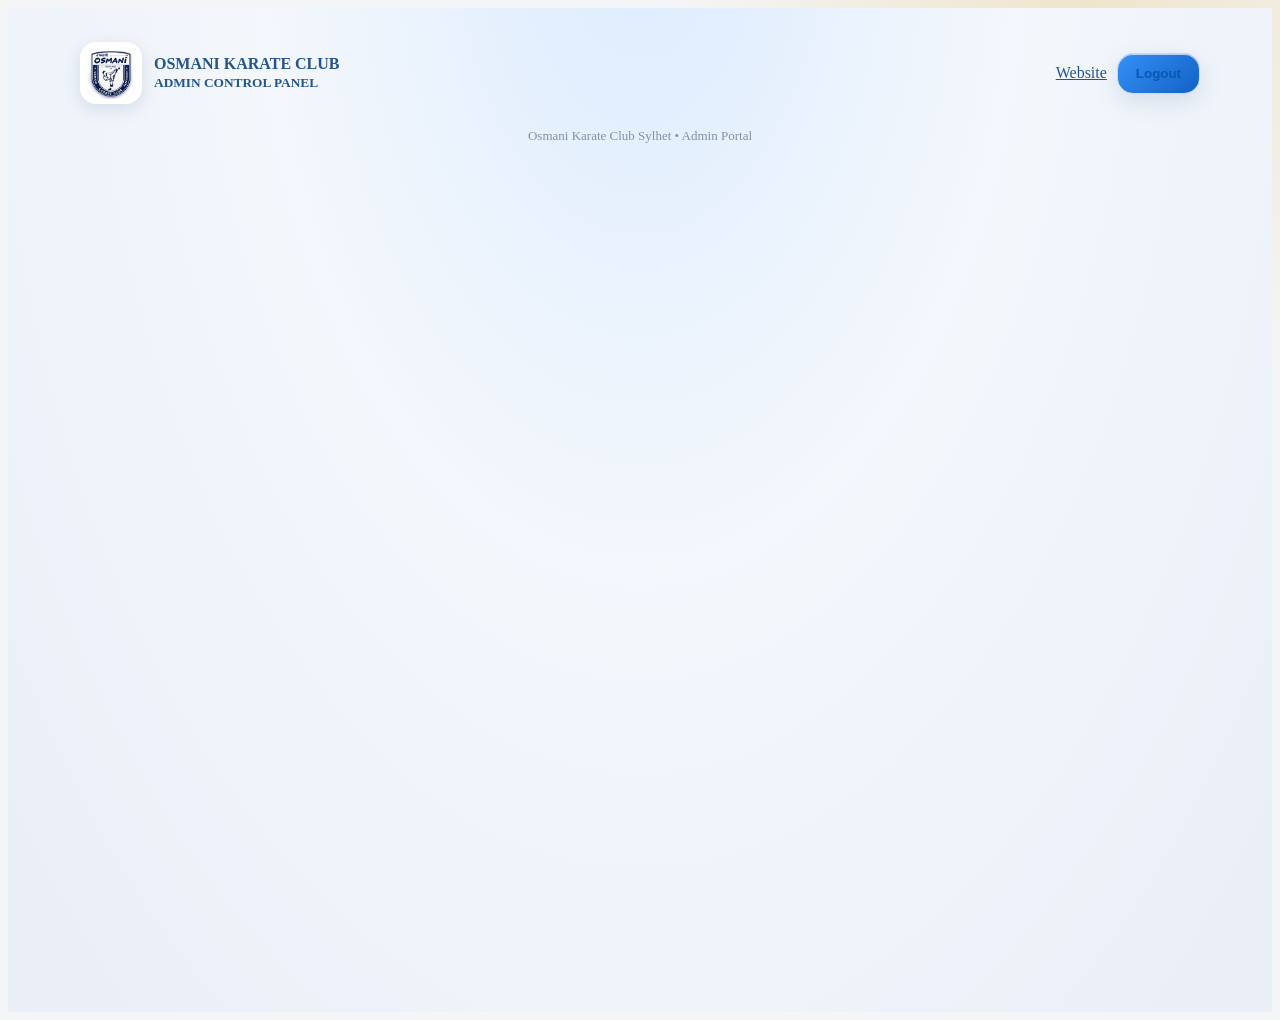
<file: admin-dashboard.html>
<!doctype html><html lang="bn"><head><meta charset="utf-8"><meta name="viewport" content="width=device-width,initial-scale=1"><meta name="robots" content="noindex,nofollow"><title>Admin Dashboard | Osmani Karate Club Sylhet</title><link rel="stylesheet" href="assets/portal.css"><link rel="stylesheet" href="theme-v2.css"></head>
<body><main class="portal-shell"><div class="portal-wrap">
<header class="portal-top"><a class="portal-brand" href="index.html"><img src="images/logo.png" alt="Club logo"><span>OSMANI KARATE CLUB<br><small>ADMIN CONTROL PANEL</small></span></a><div class="portal-actions"><a href="index.html">Website</a> <button id="adminLogout" class="portal-btn secondary">Logout</button></div></header>
<div id="adminNotice" class="portal-note portal-hidden"></div>
<section id="accessDenied" class="portal-card portal-hidden"><h1>Admin Access প্রয়োজন</h1><p>এই পেজ শুধু Active Admin এবং Main Admin-এর জন্য।</p><a class="portal-btn" href="portal.html">Student/Admin Login</a></section>
<section id="dashboard" class="portal-hidden">
<div class="portal-card"><h1 id="adminTitle">Admin Dashboard</h1><p class="portal-muted" id="adminRoleText">Student, Payment, Gallery ও Website Content পরিচালনা করুন।</p>
<div class="portal-grid"><div class="portal-stat"><span>মোট শিক্ষার্থী</span><strong id="countStudents">—</strong></div><div class="portal-stat"><span>Pending Payment</span><strong id="countPending">—</strong></div><div class="portal-stat"><span>Pending Account</span><strong id="countProfiles">—</strong></div><div class="portal-stat"><span>Gallery Items</span><strong id="countGallery">—</strong></div></div></div>
<div class="portal-tabs">
<button class="active" data-tab="students">Students</button><button data-tab="payments">Payments</button><button data-tab="gallery">Gallery</button><button data-tab="content">Website Editor</button><button data-tab="accounts" id="accountsTab" class="portal-hidden">Admin Accounts</button><button data-tab="exams">Exam Results</button><button data-tab="offers">Offers</button><button data-tab="activity">Activity</button>
</div>
<section class="portal-card" data-panel="students"><h2>Student Management</h2>
<form id="studentForm"><div class="portal-grid">
<div class="portal-field"><label>Roll Number</label><input name="roll_no" required></div><div class="portal-field"><label>Student Name</label><input name="full_name" required></div>
<div class="portal-field"><label>Student Phone</label><input name="phone"></div><div class="portal-field"><label>Guardian Name</label><input name="guardian_name"></div>
<div class="portal-field"><label>Guardian Phone</label><input name="guardian_phone"></div><div class="portal-field"><label>Batch</label><input name="batch"></div>
<div class="portal-field"><label>Belt Level</label><input name="belt_level"></div><div class="portal-field"><label>Monthly Fee (৳)</label><input name="monthly_fee" type="number" min="0" value="0"></div>
<div class="portal-field"><label>Status</label><select name="status"><option value="active">Active</option><option value="inactive">Inactive</option></select></div>
</div><button class="portal-btn" type="submit">শিক্ষার্থী যোগ করুন</button></form><div id="studentNotice" class="portal-note portal-hidden"></div>
<div class="portal-table-wrap"><table class="portal-table"><thead><tr><th>Roll</th><th>Name</th><th>Email</th><th>Phone</th><th>Guardian</th><th>Address</th><th>Batch</th><th>Belt</th><th>Fee</th><th>Status</th></tr></thead><tbody id="studentsRows"></tbody></table></div>
</section>
<section class="portal-card portal-hidden" data-panel="payments"><h2>Payment Verification</h2><div class="portal-table-wrap"><table class="portal-table"><thead><tr><th>Student</th><th>Month</th><th>Amount</th><th>Method</th><th>Transaction</th><th>Proof</th><th>Status / Action</th></tr></thead><tbody id="paymentsRows"></tbody></table></div></section>
<section class="portal-card portal-hidden" data-panel="gallery"><h2>Gallery Management</h2><p class="portal-muted">ছবি/ভিডিও আপলোড অথবা Facebook Post/Video-এর লিংক যোগ করুন। Facebook album স্বয়ংক্রিয়ভাবে Sync করার জন্য Meta API অনুমতি আলাদাভাবে লাগবে।</p>
<form id="galleryForm"><div class="portal-grid"><div class="portal-field"><label>Media Type</label><select name="media_type"><option value="image">Image</option><option value="video">Video</option><option value="facebook">Facebook Link</option></select></div><div class="portal-field"><label>Caption</label><input name="caption"></div><div class="portal-field" id="galleryFileField"><label>File</label><input name="file" type="file" accept="image/*,video/mp4,video/webm"></div><div class="portal-field portal-hidden" id="galleryUrlField"><label>Facebook Post/Video URL</label><input name="external_url" type="url"></div></div><button class="portal-btn" type="submit">Gallery-তে যোগ করুন</button></form><div id="galleryNotice" class="portal-note portal-hidden"></div><div id="adminGallery" class="portal-gallery"></div></section>
<section class="portal-card portal-hidden" data-panel="content"><h2>Simple Website Editor</h2><p class="portal-muted">এখানে Home Page-এর মূল Banner-এর লেখা পরিবর্তন করা যাবে। আরও text/image/section editor পরবর্তী CMS mapping-এ যোগ করা যাবে।</p>
<form id="contentForm"><div class="portal-field"><label>Home Banner Title</label><input name="title" required></div><div class="portal-field"><label>Home Banner Subtitle</label><textarea name="subtitle"></textarea></div>
<div class="portal-field"><label>Website Primary Color</label><input name="primary_color" type="color" value="#087cff"></div>
<div class="portal-field"><label>Home Banner Image (optional)</label><input name="hero_image" type="file" accept="image/png,image/jpeg,image/webp"></div>
<button class="portal-btn" type="submit">পরিবর্তন Save করুন</button></form><div id="contentNotice" class="portal-note portal-hidden"></div></section>
<section class="portal-card portal-hidden" data-panel="accounts"><h2>Admin Account & Permissions</h2><p class="portal-muted">Main Admin এখানে আগে থেকে তৈরি করা User Account-কে Admin করতে পারবেন। নতুন User-কে আগে Portal থেকে Sign Up করতে হবে। মোট Admin সংখ্যা: ৩ (১ Main Admin + ২ Admin)।</p>
<div class="portal-table-wrap"><table class="portal-table"><thead><tr><th>Name</th><th>Email</th><th>Role</th><th>Status</th><th>Action</th></tr></thead><tbody id="accountsRows"></tbody></table></div><div id="accountNotice" class="portal-note portal-hidden"></div></section>

<section class="portal-card portal-hidden" data-panel="exams"><h2>Exam Results</h2>
<form id="examForm"><div class="portal-grid">
<div class="portal-field"><label>Student</label><select name="student_id" id="examStudent" required></select></div>
<div class="portal-field"><label>Exam Name</label><input name="exam_name" required placeholder="Belt Grading / Written Exam"></div>
<div class="portal-field"><label>Exam Date</label><input name="exam_date" type="date"></div>
<div class="portal-field"><label>Subject</label><input name="subject" value="Karate Examination"></div>
<div class="portal-field"><label>Score</label><input name="score" type="number" step="0.01"></div>
<div class="portal-field"><label>Grade</label><input name="grade"></div>
<div class="portal-field"><label>Result</label><input name="result" required placeholder="Passed / Failed"></div>
<div class="portal-field"><label>Remarks</label><input name="remarks"></div>
</div><button class="portal-btn" type="submit">Publish Result</button></form>
<div id="examNotice" class="portal-note portal-hidden"></div>
<div class="portal-table-wrap"><table class="portal-table"><thead><tr><th>Student</th><th>Exam</th><th>Date</th><th>Score</th><th>Grade</th><th>Result</th><th>Action</th></tr></thead><tbody id="examRows"></tbody></table></div>
</section>
<section class="portal-card portal-hidden" data-panel="offers"><h2>Offers & Announcements</h2>
<form id="offerForm"><div class="portal-grid">
<div class="portal-field"><label>Offer Title</label><input name="title" required></div>
<div class="portal-field"><label>Start Date</label><input name="starts_on" type="date"></div>
<div class="portal-field"><label>End Date</label><input name="ends_on" type="date"></div>
<div class="portal-field"><label>Description</label><textarea name="description"></textarea></div>
</div><button class="portal-btn" type="submit">Publish Offer</button></form>
<div id="offerNotice" class="portal-note portal-hidden"></div>
<div class="portal-table-wrap"><table class="portal-table"><thead><tr><th>Offer</th><th>Period</th><th>Status</th><th>Action</th></tr></thead><tbody id="offerRows"></tbody></table></div>
</section>
<section class="portal-card portal-hidden" data-panel="activity"><h2>Recent Activity</h2><div class="portal-table-wrap"><table class="portal-table"><thead><tr><th>When</th><th>Actor</th><th>Action</th><th>Details</th></tr></thead><tbody id="activityRows"></tbody></table></div></section>
</section>
<div class="portal-foot">Osmani Karate Club Sylhet • Admin Portal</div></div></main>
<script src="assets/supabase-config.js"></script><script type="module" src="assets/admin.js"></script></body></html>
</file>
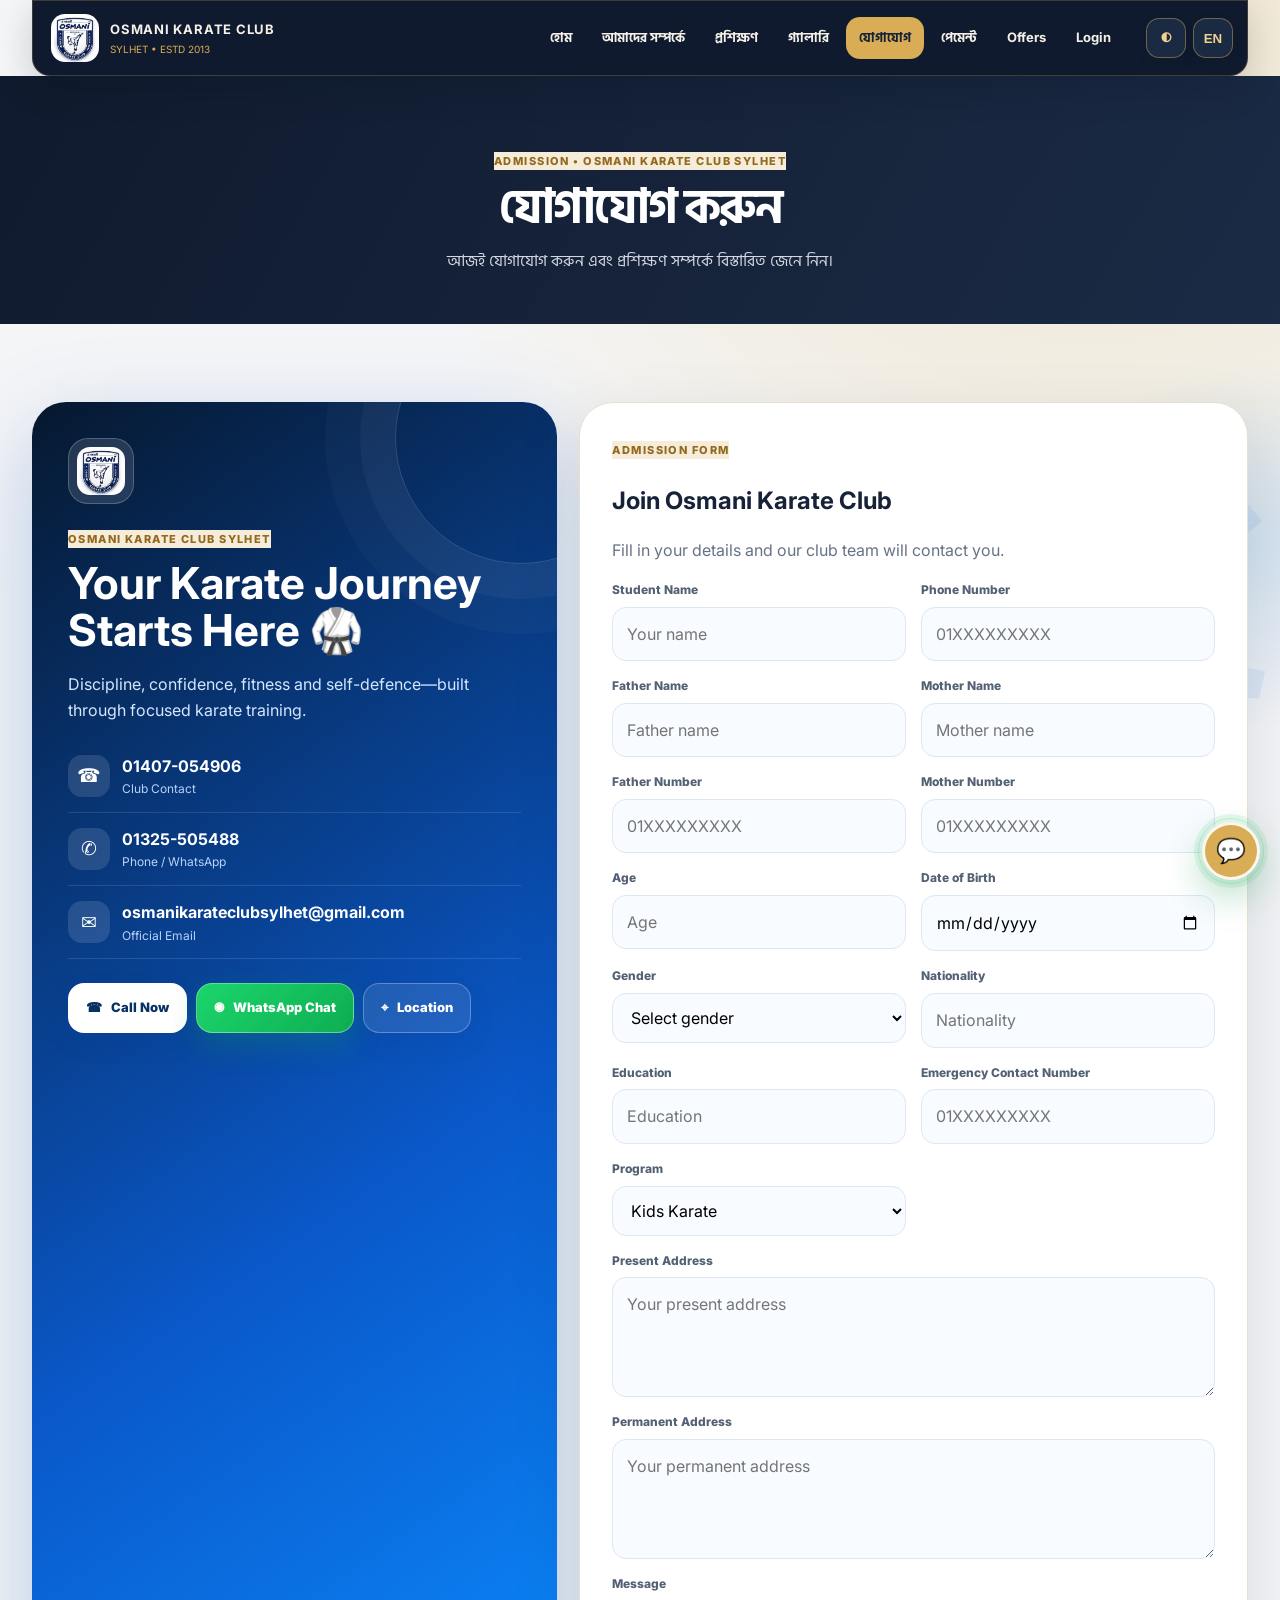
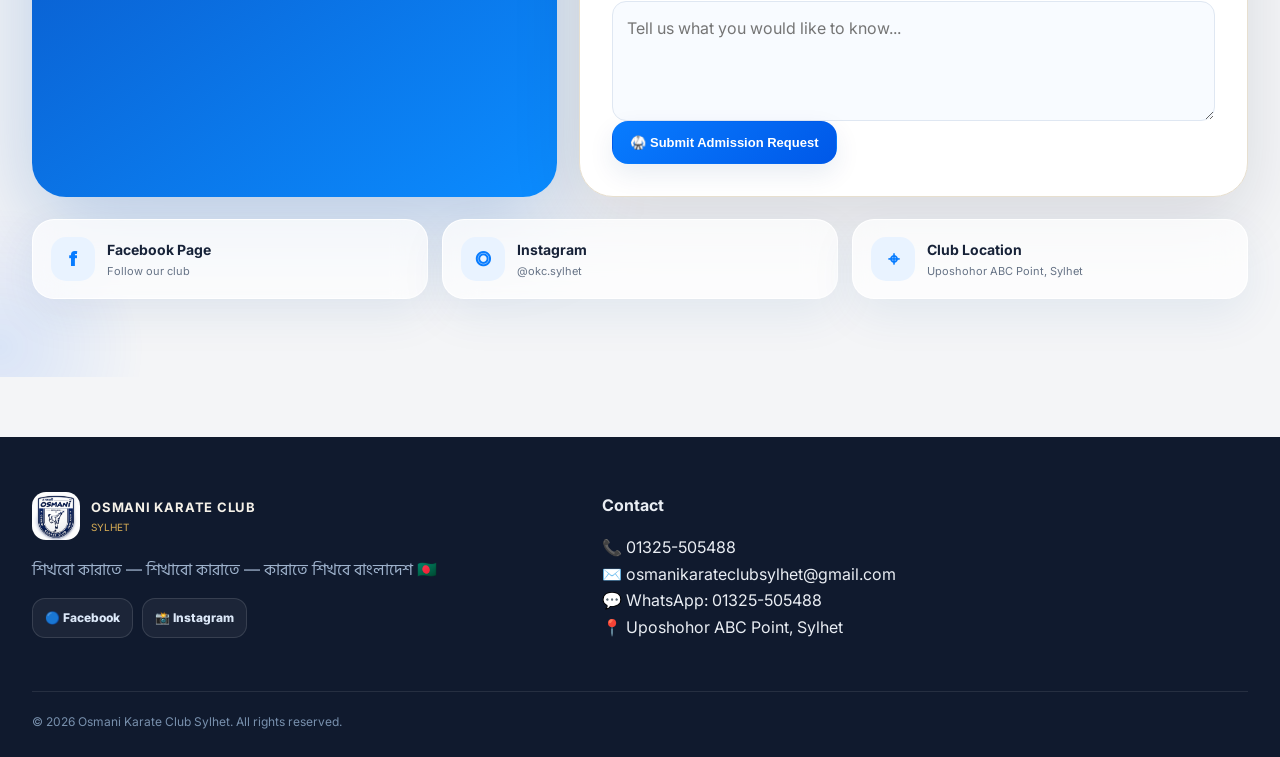
<file: contact.html>
<!doctype html><html lang="bn"><head><meta charset="utf-8"><meta name="viewport" content="width=device-width,initial-scale=1"><title>Contact Osmani Karate Club Sylhet | Admission</title><link rel="stylesheet" href="style.css"><link rel="stylesheet" href="theme-v2.css"><meta name="description" content="Contact Osmani Karate Club Sylhet for karate admission, training information, class details, WhatsApp chat and location."><meta name="keywords" content="Osmani Karate Club Sylhet, karate club Sylhet, karate training Sylhet, karate classes Sylhet, self defence Sylhet, martial arts Sylhet, karate Bangladesh, kids karate Sylhet, adult karate Sylhet"><meta name="robots" content="index, follow, max-image-preview:large"><meta name="author" content="Osmani Karate Club Sylhet"><meta property="og:type" content="website"><meta property="og:site_name" content="Osmani Karate Club Sylhet"><meta property="og:title" content="Contact Osmani Karate Club Sylhet | Admission"><meta property="og:description" content="Contact Osmani Karate Club Sylhet for karate admission, training information, class details, WhatsApp chat and location."><meta property="og:url" content="https://osmanikarateclub.vercel.app/contact.html"><meta property="og:image" content="https://osmanikarateclub.vercel.app/images/logo.png"><meta name="twitter:card" content="summary_large_image"><meta name="twitter:title" content="Contact Osmani Karate Club Sylhet | Admission"><meta name="twitter:description" content="Contact Osmani Karate Club Sylhet for karate admission, training information, class details, WhatsApp chat and location."><link rel="canonical" href="https://osmanikarateclub.vercel.app/contact.html"></head><body>
<div class="nav-wrap"><div class="container nav"><a class="brand" href="index.html"><img src="images/logo.png"><span><b>OSMANI KARATE CLUB</b><small>SYLHET • ESTD 2013</small></span></a><nav><a href="index.html" data-key="home">হোম</a><a href="about.html" data-key="about">আমাদের সম্পর্কে</a><a href="training.html" data-key="training">প্রশিক্ষণ</a><a href="gallery.html" data-key="gallery">গ্যালারি</a><a class="active" href="contact.html" data-key="contact">যোগাযোগ</a><a href="payment.html" data-key="payment">Payment</a><a href="offers.html">Offers</a><a href="portal.html">Login</a></nav><div class="actions"><button class="pill" id="theme">◐</button><button class="pill" id="lang">EN</button><button class="pill mobile-menu">☰</button></div></div></div>
<main>
<section class="page-hero"><div class="container"><div class="eyebrow">ADMISSION • OSMANI KARATE CLUB SYLHET</div><h1 data-key="contactTitle">Start Your Karate Journey</h1><p>আজই যোগাযোগ করুন এবং প্রশিক্ষণ সম্পর্কে বিস্তারিত জেনে নিন।</p></div></section>
<section class="section contact-premium"><div class="container admission-layout">
<div class="admission-panel">
  <div class="mini-logo"><img src="images/logo.png" alt="Osmani Karate Club Sylhet logo"></div>
  <div class="eyebrow">OSMANI KARATE CLUB SYLHET</div>
  <h2>Your Karate Journey Starts Here 🥋</h2>
  <p>Discipline, confidence, fitness and self-defence—built through focused karate training.</p>
  <div class="contact-item"><div class="contact-icon">☎</div><div><b>01407-054906</b><span>Club Contact</span></div></div>
  <div class="contact-item"><div class="contact-icon">✆</div><div><b>01325-505488</b><span>Phone / WhatsApp</span></div></div>
  <div class="contact-item"><div class="contact-icon">✉</div><div><b>osmanikarateclubsylhet@gmail.com</b><span>Official Email</span></div></div>
  <div class="contact-actions">
    <a class="ios-btn white" href="tel:01407054906"><span>☎</span> Call Now</a>
    <a class="ios-btn whatsapp-btn" href="https://wa.me/8801325505488?text=Assalamu%20Alaikum%2C%20Osmani%20Karate%20Club%20Sylhet." target="_blank" rel="noopener"><span>◉</span> WhatsApp Chat</a>
    <a class="ios-btn ghost" href="https://www.bing.com/maps/default.aspx?v=2&pc=FACEBK&mid=8100&where1=Uposhohor%20ABC%20point%20%2C%20House%20no.%2023%20%2C%202nd%20Floor.%20%20Opposite%20Building%20from%20Fulcoli%20%2C%20Sylhet%2C%20Bangladesh&FORM=FBKPL1&mkt=en-US" target="_blank" rel="noopener"><span>⌖</span> Location</a>
  </div>
</div>
<div class="admission-form-card form-card">
  <div class="eyebrow">ADMISSION FORM</div><h2>Join Osmani Karate Club</h2><p class="form-intro">Fill in your details and our club team will contact you.</p>
  <form id="admissionForm">
  <div class="form-grid">
    <div class="field"><label for="studentName">Student Name</label><input id="studentName" name="Student Name" required placeholder="Your name"></div>
    <div class="field"><label for="studentPhone">Phone Number</label><input id="studentPhone" name="Phone Number" required type="tel" placeholder="01XXXXXXXXX"></div>
    <div class="field"><label for="fatherName">Father Name</label><input id="fatherName" name="Father Name" placeholder="Father name"></div>
    <div class="field"><label for="motherName">Mother Name</label><input id="motherName" name="Mother Name" placeholder="Mother name"></div>
    <div class="field"><label for="fatherPhone">Father Number</label><input id="fatherPhone" name="Father Number" type="tel" placeholder="01XXXXXXXXX"></div>
    <div class="field"><label for="motherPhone">Mother Number</label><input id="motherPhone" name="Mother Number" type="tel" placeholder="01XXXXXXXXX"></div>
    <div class="field"><label for="age">Age</label><input id="age" name="Age" type="number" min="4" max="80" placeholder="Age"></div>
    <div class="field"><label for="dob">Date of Birth</label><input id="dob" name="Date of Birth" type="date"></div>
    <div class="field"><label for="gender">Gender</label><select id="gender" name="Gender"><option value="">Select gender</option><option>Male</option><option>Female</option><option>Other</option></select></div>
    <div class="field"><label for="nationality">Nationality</label><input id="nationality" name="Nationality" placeholder="Nationality"></div>
    <div class="field"><label for="education">Education</label><input id="education" name="Education" placeholder="Education"></div>
    <div class="field"><label for="emergencyPhone">Emergency Contact Number</label><input id="emergencyPhone" name="Emergency Contact Number" type="tel" placeholder="01XXXXXXXXX"></div>
    <div class="field"><label for="program">Program</label><select id="program" name="Program"><option>Kids Karate</option><option>Teens Karate</option><option>Adult Karate</option><option>Self Defence</option><option>Competition Training</option></select></div>
    <div class="field full"><label for="presentAddress">Present Address</label><textarea id="presentAddress" name="Present Address" placeholder="Your present address"></textarea></div>
    <div class="field full"><label for="permanentAddress">Permanent Address</label><textarea id="permanentAddress" name="Permanent Address" placeholder="Your permanent address"></textarea></div>
    <div class="field full"><label for="message">Message</label><textarea id="message" name="Message" placeholder="Tell us what you would like to know..."></textarea></div>
  </div>
  <button class="ios-btn primary" type="submit">🥋 Submit Admission Request</button><div class="notice"></div>
</form>
</div>
</div>
<div class="container social-cards">
<a href="https://www.facebook.com/p/Osmani-Karate-Club-Sylhet-61551692627873/" target="_blank" rel="noopener"><span>f</span><b>Facebook Page</b><small>Follow our club</small></a>
<a href="https://www.instagram.com/okc.sylhet/" target="_blank" rel="noopener"><span>◎</span><b>Instagram</b><small>@okc.sylhet</small></a>
<a href="https://www.bing.com/maps/default.aspx?v=2&pc=FACEBK&mid=8100&where1=Uposhohor%20ABC%20point%20%2C%20House%20no.%2023%20%2C%202nd%20Floor.%20%20Opposite%20Building%20from%20Fulcoli%20%2C%20Sylhet%2C%20Bangladesh&FORM=FBKPL1&mkt=en-US" target="_blank" rel="noopener"><span>⌖</span><b>Club Location</b><small>Uposhohor ABC Point, Sylhet</small></a>
</div>
</section></main>
<footer class="footer"><div class="container footer-grid"><div><div class="brand"><img src="images/logo.png" alt="Osmani Karate Club logo"><span><b>OSMANI KARATE CLUB</b><small>SYLHET</small></span></div><p>শিখবো কারাতে — শিখাবো কারাতে — কারাতে শিখবে বাংলাদেশ 🇧🇩</p><div class="social-row"><a class="social" href="https://www.facebook.com/p/Osmani-Karate-Club-Sylhet-61551692627873/" target="_blank" rel="noopener">🔵 Facebook</a><a class="social" href="https://www.instagram.com/okc.sylhet/" target="_blank" rel="noopener">📸 Instagram</a></div></div><div><b>Contact</b><p>📞 <a href="tel:01325505488">01325-505488</a><br>✉️ <a href="mailto:osmanikarateclubsylhet@gmail.com">osmanikarateclubsylhet@gmail.com</a><br>💬 <a href="https://wa.me/8801325505488?text=Assalamu%20Alaikum%2C%20Osmani%20Karate%20Club%20Sylhet." target="_blank" rel="noopener">WhatsApp: 01325-505488</a><br>📍 <a href="https://www.bing.com/maps/default.aspx?v=2&pc=FACEBK&mid=8100&where1=Uposhohor%20ABC%20point%20%2C%20House%20no.%2023%20%2C%202nd%20Floor.%20%20Opposite%20Building%20from%20Fulcoli%20%2C%20Sylhet%2C%20Bangladesh&FORM=FBKPL1&mkt=en-US" target="_blank" rel="noopener">Uposhohor ABC Point, Sylhet</a></p></div></div><div class="container copyright">© 2026 Osmani Karate Club Sylhet. All rights reserved.</div></footer><a class="floating-whatsapp" href="https://wa.me/8801325505488?text=Assalamu%20Alaikum%2C%20Osmani%20Karate%20Club%20Sylhet." target="_blank" rel="noopener" aria-label="Chat on WhatsApp">💬<span>WhatsApp</span></a><script src="script.js"></script></body></html>
</file>
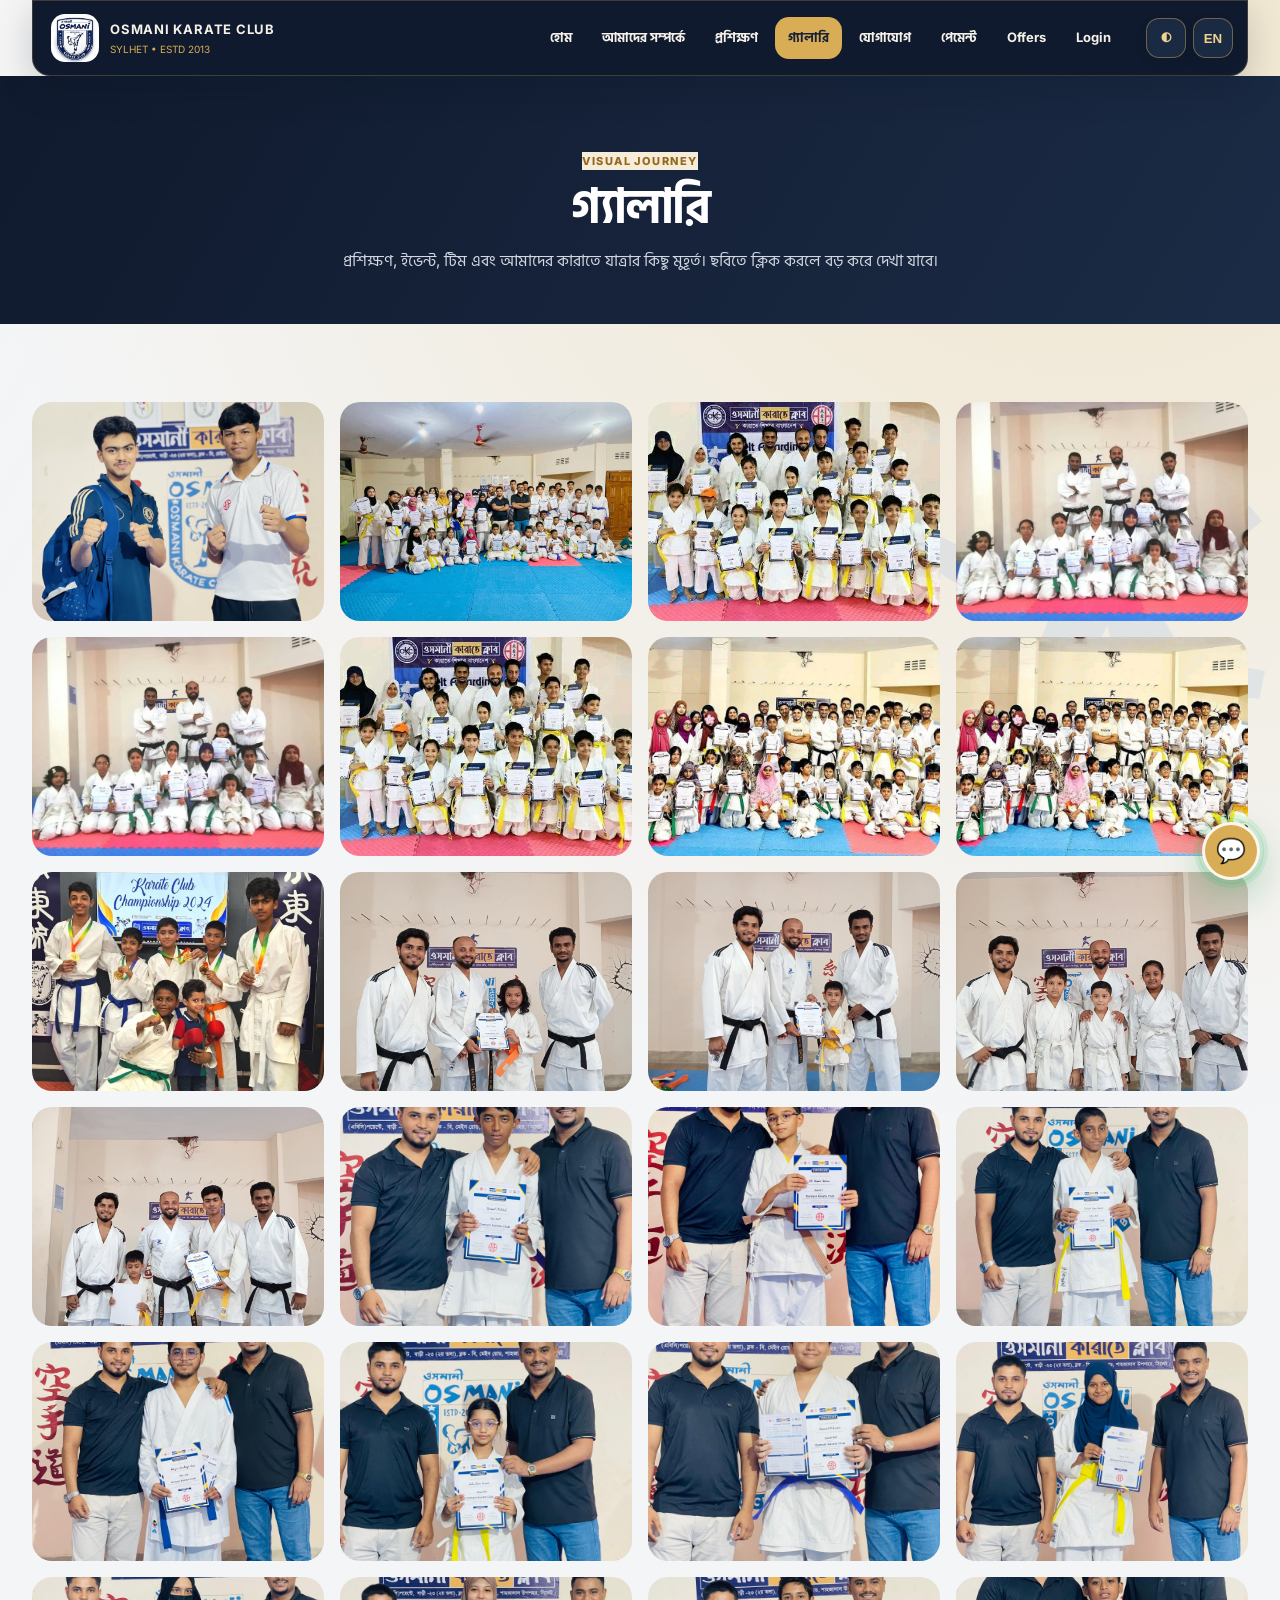
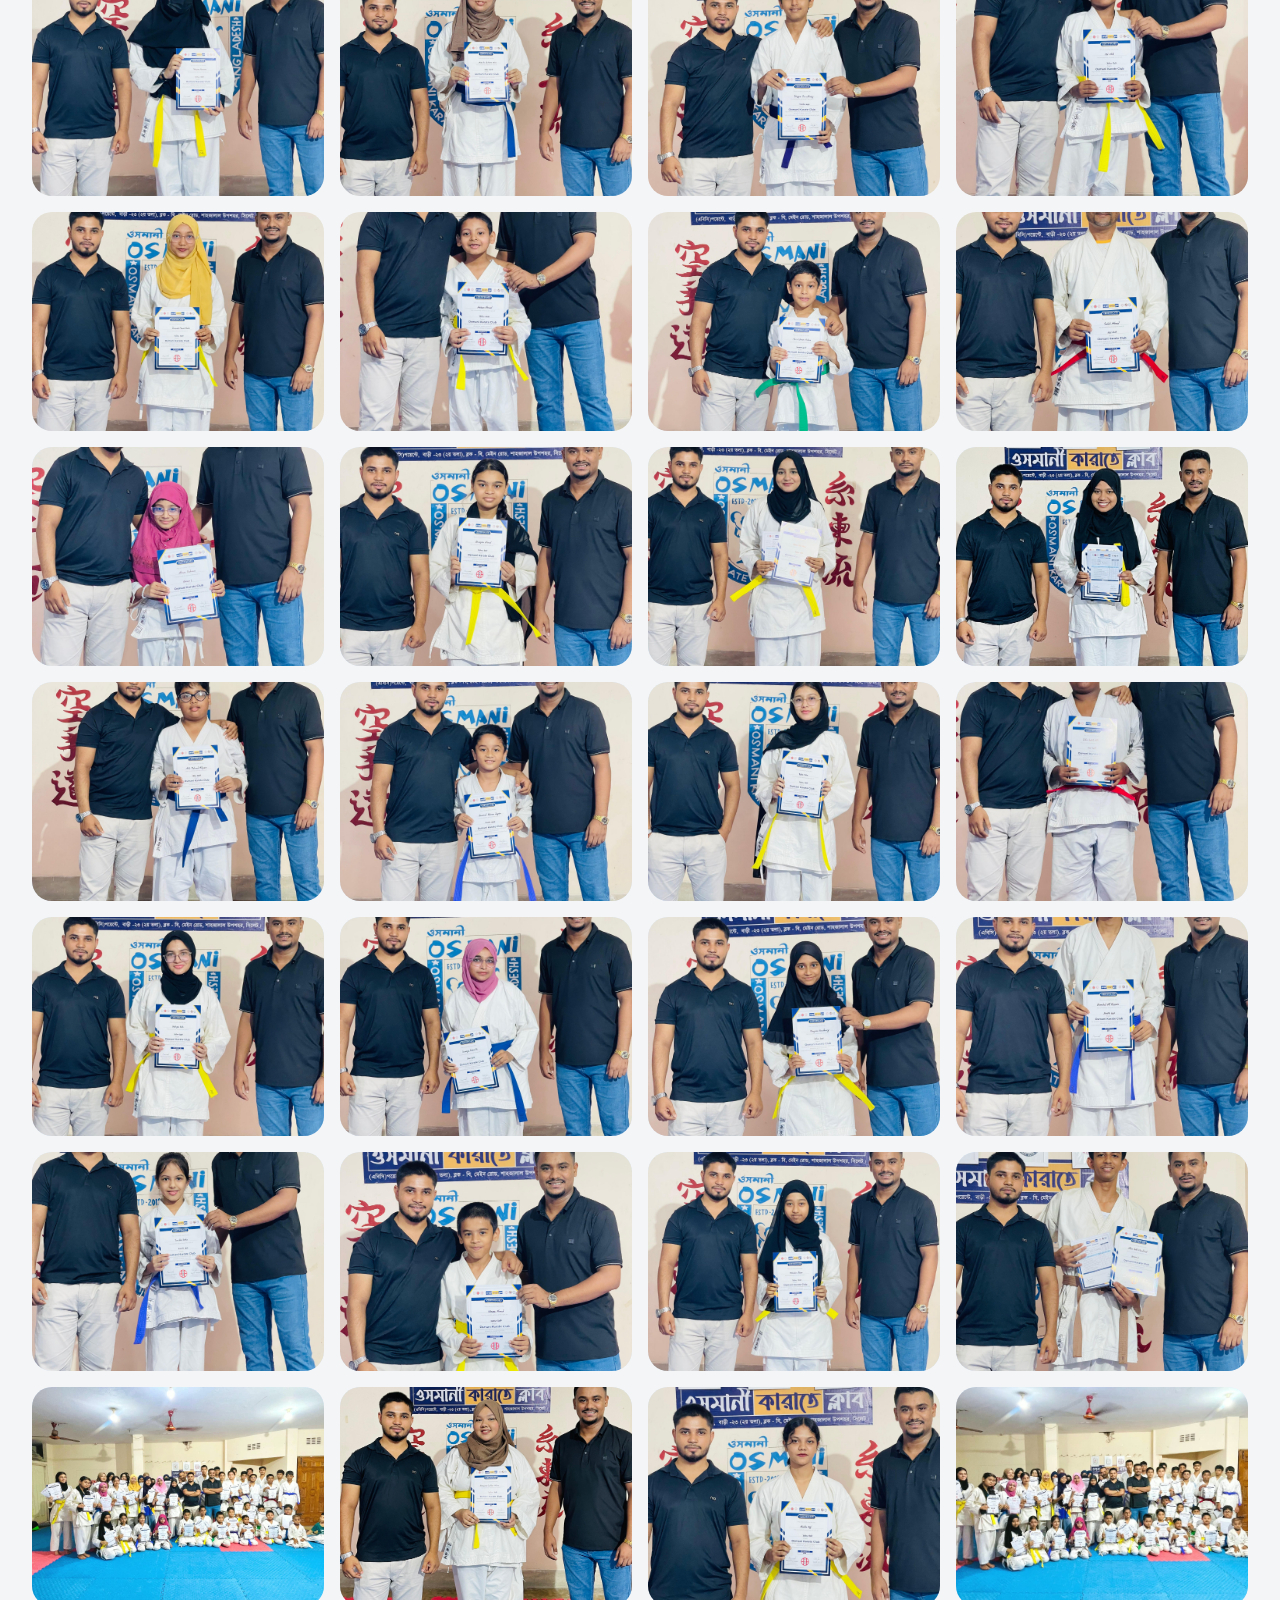
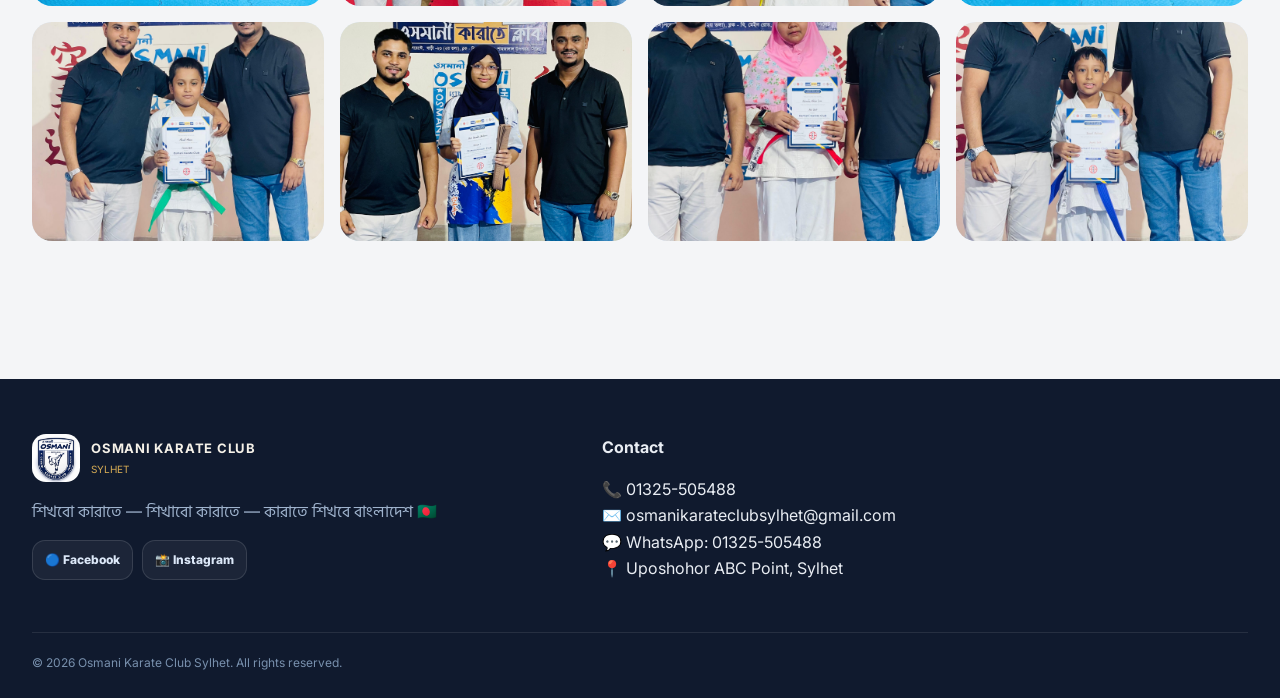
<file: gallery.html>
<!doctype html><html lang="bn"><head><meta charset="utf-8"><meta name="viewport" content="width=device-width,initial-scale=1"><title>Karate Gallery | Osmani Karate Club Sylhet</title><link rel="stylesheet" href="style.css"><link rel="stylesheet" href="theme-v2.css"><meta name="description" content="View training sessions, events, achievements, champions and memorable moments from Osmani Karate Club Sylhet."><meta name="keywords" content="Osmani Karate Club Sylhet, karate club Sylhet, karate training Sylhet, karate classes Sylhet, self defence Sylhet, martial arts Sylhet, karate Bangladesh, kids karate Sylhet, adult karate Sylhet"><meta name="robots" content="index, follow, max-image-preview:large"><meta name="author" content="Osmani Karate Club Sylhet"><meta property="og:type" content="website"><meta property="og:site_name" content="Osmani Karate Club Sylhet"><meta property="og:title" content="Karate Gallery | Osmani Karate Club Sylhet"><meta property="og:description" content="View training sessions, events, achievements, champions and memorable moments from Osmani Karate Club Sylhet."><meta property="og:url" content="https://osmanikarateclub.vercel.app/gallery.html"><meta property="og:image" content="https://osmanikarateclub.vercel.app/images/logo.png"><meta name="twitter:card" content="summary_large_image"><meta name="twitter:title" content="Karate Gallery | Osmani Karate Club Sylhet"><meta name="twitter:description" content="View training sessions, events, achievements, champions and memorable moments from Osmani Karate Club Sylhet."><link rel="canonical" href="https://osmanikarateclub.vercel.app/gallery.html"></head><body>
<div class="nav-wrap"><div class="container nav"><a class="brand" href="index.html"><img src="images/logo.png"><span><b>OSMANI KARATE CLUB</b><small>SYLHET • ESTD 2013</small></span></a><nav><a href="index.html" data-key="home">হোম</a><a href="about.html" data-key="about">আমাদের সম্পর্কে</a><a href="training.html" data-key="training">প্রশিক্ষণ</a><a class="active" href="gallery.html" data-key="gallery">গ্যালারি</a><a href="contact.html" data-key="contact">যোগাযোগ</a><a href="payment.html" data-key="payment">Payment</a><a href="offers.html">Offers</a><a href="portal.html">Login</a></nav><div class="actions"><button class="pill" id="theme">◐</button><button class="pill" id="lang">EN</button><button class="pill mobile-menu">☰</button></div></div></div>
<main><section class="page-hero"><div class="container"><div class="eyebrow">VISUAL JOURNEY</div><h1 data-key="galleryTitle">গ্যালারি</h1><p>প্রশিক্ষণ, ইভেন্ট, টিম এবং আমাদের কারাতে যাত্রার কিছু মুহূর্ত। ছবিতে ক্লিক করলে বড় করে দেখা যাবে।</p></div></section><section class="section"><div class="container"><div class="gallery-grid"><div class="gallery-item"><img src="images/sensei-gallery.jpg" alt="Osmani Karate Club training moment" loading="lazy" data-lightbox="images/sensei-gallery.jpg"></div><div class="gallery-item wide"><img src="images/home-club-group.jpg" alt="Osmani Karate Club Sylhet group photo" loading="lazy" data-lightbox="images/home-club-group.jpg"></div><div class="gallery-item wide"><img src="images/event.png" alt="Osmani Karate Club Sylhet photo 1" loading="lazy" data-lightbox="images/event.png"></div><div class="gallery-item"><img src="images/champions.png" alt="Osmani Karate Club Sylhet photo 2" loading="lazy" data-lightbox="images/champions.png"></div><div class="gallery-item"><img src="images/champions.png" alt="Osmani Karate Club Sylhet photo 3" loading="lazy" data-lightbox="images/champions.png"></div><div class="gallery-item"><img src="images/event.png" alt="Osmani Karate Club Sylhet photo 4" loading="lazy" data-lightbox="images/event.png"></div><div class="gallery-item"><img src="images/group-2.png" alt="Osmani Karate Club Sylhet photo 5" loading="lazy" data-lightbox="images/group-2.png"></div><div class="gallery-item"><img src="images/group-2.png" alt="Osmani Karate Club Sylhet photo 6" loading="lazy" data-lightbox="images/group-2.png"></div><div class="gallery-item"><img src="images/team.png" alt="Osmani Karate Club Sylhet photo 7" loading="lazy" data-lightbox="images/team.png"></div><div class="gallery-item"><img src="images/training-1.png" alt="Osmani Karate Club Sylhet photo 8" loading="lazy" data-lightbox="images/training-1.png"></div><div class="gallery-item"><img src="images/training-2.png" alt="Osmani Karate Club Sylhet photo 9" loading="lazy" data-lightbox="images/training-2.png"></div><div class="gallery-item"><img src="images/training-3.png" alt="Osmani Karate Club Sylhet photo 10" loading="lazy" data-lightbox="images/training-3.png"></div><div class="gallery-item"><img src="images/training-4.png" alt="Osmani Karate Club Sylhet photo 11" loading="lazy" data-lightbox="images/training-4.png"></div><div class="gallery-item wide"><img src="images/club-gallery/club-photo-01.jpeg" alt="Osmani Karate Club Sylhet photo 12" loading="lazy" data-lightbox="images/club-gallery/club-photo-01.jpeg"></div><div class="gallery-item"><img src="images/club-gallery/club-photo-02.jpeg" alt="Osmani Karate Club Sylhet photo 13" loading="lazy" data-lightbox="images/club-gallery/club-photo-02.jpeg"></div><div class="gallery-item"><img src="images/club-gallery/club-photo-03.jpeg" alt="Osmani Karate Club Sylhet photo 14" loading="lazy" data-lightbox="images/club-gallery/club-photo-03.jpeg"></div><div class="gallery-item"><img src="images/club-gallery/club-photo-04.jpeg" alt="Osmani Karate Club Sylhet photo 15" loading="lazy" data-lightbox="images/club-gallery/club-photo-04.jpeg"></div><div class="gallery-item"><img src="images/club-gallery/club-photo-05.jpeg" alt="Osmani Karate Club Sylhet photo 16" loading="lazy" data-lightbox="images/club-gallery/club-photo-05.jpeg"></div><div class="gallery-item"><img src="images/club-gallery/club-photo-06.jpeg" alt="Osmani Karate Club Sylhet photo 17" loading="lazy" data-lightbox="images/club-gallery/club-photo-06.jpeg"></div><div class="gallery-item"><img src="images/club-gallery/club-photo-07.jpeg" alt="Osmani Karate Club Sylhet photo 18" loading="lazy" data-lightbox="images/club-gallery/club-photo-07.jpeg"></div><div class="gallery-item"><img src="images/club-gallery/club-photo-08.jpeg" alt="Osmani Karate Club Sylhet photo 19" loading="lazy" data-lightbox="images/club-gallery/club-photo-08.jpeg"></div><div class="gallery-item"><img src="images/club-gallery/club-photo-09.jpeg" alt="Osmani Karate Club Sylhet photo 20" loading="lazy" data-lightbox="images/club-gallery/club-photo-09.jpeg"></div><div class="gallery-item"><img src="images/club-gallery/club-photo-10.jpeg" alt="Osmani Karate Club Sylhet photo 21" loading="lazy" data-lightbox="images/club-gallery/club-photo-10.jpeg"></div><div class="gallery-item"><img src="images/club-gallery/club-photo-11.jpeg" alt="Osmani Karate Club Sylhet photo 22" loading="lazy" data-lightbox="images/club-gallery/club-photo-11.jpeg"></div><div class="gallery-item"><img src="images/club-gallery/club-photo-12.jpeg" alt="Osmani Karate Club Sylhet photo 23" loading="lazy" data-lightbox="images/club-gallery/club-photo-12.jpeg"></div><div class="gallery-item"><img src="images/club-gallery/club-photo-13.jpeg" alt="Osmani Karate Club Sylhet photo 24" loading="lazy" data-lightbox="images/club-gallery/club-photo-13.jpeg"></div><div class="gallery-item wide"><img src="images/club-gallery/club-photo-14.jpeg" alt="Osmani Karate Club Sylhet photo 25" loading="lazy" data-lightbox="images/club-gallery/club-photo-14.jpeg"></div><div class="gallery-item"><img src="images/club-gallery/club-photo-15.jpeg" alt="Osmani Karate Club Sylhet photo 26" loading="lazy" data-lightbox="images/club-gallery/club-photo-15.jpeg"></div><div class="gallery-item"><img src="images/club-gallery/club-photo-16.jpeg" alt="Osmani Karate Club Sylhet photo 27" loading="lazy" data-lightbox="images/club-gallery/club-photo-16.jpeg"></div><div class="gallery-item"><img src="images/club-gallery/club-photo-17.jpeg" alt="Osmani Karate Club Sylhet photo 28" loading="lazy" data-lightbox="images/club-gallery/club-photo-17.jpeg"></div><div class="gallery-item"><img src="images/club-gallery/club-photo-18.jpeg" alt="Osmani Karate Club Sylhet photo 29" loading="lazy" data-lightbox="images/club-gallery/club-photo-18.jpeg"></div><div class="gallery-item"><img src="images/club-gallery/club-photo-19.jpeg" alt="Osmani Karate Club Sylhet photo 30" loading="lazy" data-lightbox="images/club-gallery/club-photo-19.jpeg"></div><div class="gallery-item"><img src="images/club-gallery/club-photo-20.jpeg" alt="Osmani Karate Club Sylhet photo 31" loading="lazy" data-lightbox="images/club-gallery/club-photo-20.jpeg"></div><div class="gallery-item"><img src="images/club-gallery/club-photo-21.jpeg" alt="Osmani Karate Club Sylhet photo 32" loading="lazy" data-lightbox="images/club-gallery/club-photo-21.jpeg"></div><div class="gallery-item"><img src="images/club-gallery/club-photo-22.jpeg" alt="Osmani Karate Club Sylhet photo 33" loading="lazy" data-lightbox="images/club-gallery/club-photo-22.jpeg"></div><div class="gallery-item"><img src="images/club-gallery/club-photo-23.jpeg" alt="Osmani Karate Club Sylhet photo 34" loading="lazy" data-lightbox="images/club-gallery/club-photo-23.jpeg"></div><div class="gallery-item"><img src="images/club-gallery/club-photo-24.jpeg" alt="Osmani Karate Club Sylhet photo 35" loading="lazy" data-lightbox="images/club-gallery/club-photo-24.jpeg"></div><div class="gallery-item"><img src="images/club-gallery/club-photo-25.jpeg" alt="Osmani Karate Club Sylhet photo 36" loading="lazy" data-lightbox="images/club-gallery/club-photo-25.jpeg"></div><div class="gallery-item"><img src="images/club-gallery/club-photo-26.jpeg" alt="Osmani Karate Club Sylhet photo 37" loading="lazy" data-lightbox="images/club-gallery/club-photo-26.jpeg"></div><div class="gallery-item wide"><img src="images/club-gallery/club-photo-27.jpeg" alt="Osmani Karate Club Sylhet photo 38" loading="lazy" data-lightbox="images/club-gallery/club-photo-27.jpeg"></div><div class="gallery-item"><img src="images/club-gallery/club-photo-28.jpeg" alt="Osmani Karate Club Sylhet photo 39" loading="lazy" data-lightbox="images/club-gallery/club-photo-28.jpeg"></div><div class="gallery-item"><img src="images/club-gallery/club-photo-29.jpeg" alt="Osmani Karate Club Sylhet photo 40" loading="lazy" data-lightbox="images/club-gallery/club-photo-29.jpeg"></div><div class="gallery-item"><img src="images/club-gallery/club-photo-30.jpeg" alt="Osmani Karate Club Sylhet photo 41" loading="lazy" data-lightbox="images/club-gallery/club-photo-30.jpeg"></div><div class="gallery-item"><img src="images/club-gallery/club-photo-31.jpeg" alt="Osmani Karate Club Sylhet photo 42" loading="lazy" data-lightbox="images/club-gallery/club-photo-31.jpeg"></div><div class="gallery-item"><img src="images/club-gallery/club-photo-32.jpeg" alt="Osmani Karate Club Sylhet photo 43" loading="lazy" data-lightbox="images/club-gallery/club-photo-32.jpeg"></div><div class="gallery-item"><img src="images/club-gallery/club-photo-33.jpeg" alt="Osmani Karate Club Sylhet photo 44" loading="lazy" data-lightbox="images/club-gallery/club-photo-33.jpeg"></div><div class="gallery-item"><img src="images/club-gallery/club-photo-34.jpeg" alt="Osmani Karate Club Sylhet photo 45" loading="lazy" data-lightbox="images/club-gallery/club-photo-34.jpeg"></div><div class="gallery-item"><img src="images/club-gallery/club-photo-35.jpeg" alt="Osmani Karate Club Sylhet photo 46" loading="lazy" data-lightbox="images/club-gallery/club-photo-35.jpeg"></div><div class="gallery-item"><img src="images/club-gallery/club-photo-36.jpeg" alt="Osmani Karate Club Sylhet photo 47" loading="lazy" data-lightbox="images/club-gallery/club-photo-36.jpeg"></div><div class="gallery-item"><img src="images/club-gallery/club-photo-37.jpeg" alt="Osmani Karate Club Sylhet photo 48" loading="lazy" data-lightbox="images/club-gallery/club-photo-37.jpeg"></div><div class="gallery-item"><img src="images/club-gallery/club-photo-38.jpeg" alt="Osmani Karate Club Sylhet photo 49" loading="lazy" data-lightbox="images/club-gallery/club-photo-38.jpeg"></div><div class="gallery-item"><img src="images/club-gallery/club-photo-39.jpeg" alt="Osmani Karate Club Sylhet photo 50" loading="lazy" data-lightbox="images/club-gallery/club-photo-39.jpeg"></div></div></div></div></section></main>
<footer class="footer"><div class="container footer-grid"><div><div class="brand"><img src="images/logo.png" alt="Osmani Karate Club logo"><span><b>OSMANI KARATE CLUB</b><small>SYLHET</small></span></div><p>শিখবো কারাতে — শিখাবো কারাতে — কারাতে শিখবে বাংলাদেশ 🇧🇩</p><div class="social-row"><a class="social" href="https://www.facebook.com/p/Osmani-Karate-Club-Sylhet-61551692627873/" target="_blank" rel="noopener">🔵 Facebook</a><a class="social" href="https://www.instagram.com/okc.sylhet/" target="_blank" rel="noopener">📸 Instagram</a></div></div><div><b>Contact</b><p>📞 <a href="tel:01325505488">01325-505488</a><br>✉️ <a href="mailto:osmanikarateclubsylhet@gmail.com">osmanikarateclubsylhet@gmail.com</a><br>💬 <a href="https://wa.me/8801325505488?text=Assalamu%20Alaikum%2C%20Osmani%20Karate%20Club%20Sylhet." target="_blank" rel="noopener">WhatsApp: 01325-505488</a><br>📍 <a href="https://www.bing.com/maps/default.aspx?v=2&pc=FACEBK&mid=8100&where1=Uposhohor%20ABC%20point%20%2C%20House%20no.%2023%20%2C%202nd%20Floor.%20%20Opposite%20Building%20from%20Fulcoli%20%2C%20Sylhet%2C%20Bangladesh&FORM=FBKPL1&mkt=en-US" target="_blank" rel="noopener">Uposhohor ABC Point, Sylhet</a></p></div></div><div class="container copyright">© 2026 Osmani Karate Club Sylhet. All rights reserved.</div></footer><a class="floating-whatsapp" href="https://wa.me/8801325505488?text=Assalamu%20Alaikum%2C%20Osmani%20Karate%20Club%20Sylhet." target="_blank" rel="noopener" aria-label="Chat on WhatsApp">💬<span>WhatsApp</span></a><script src="script.js"></script><script src="assets/supabase-config.js"></script><script type="module" src="assets/gallery-media.js"></script></body></html>
</file>
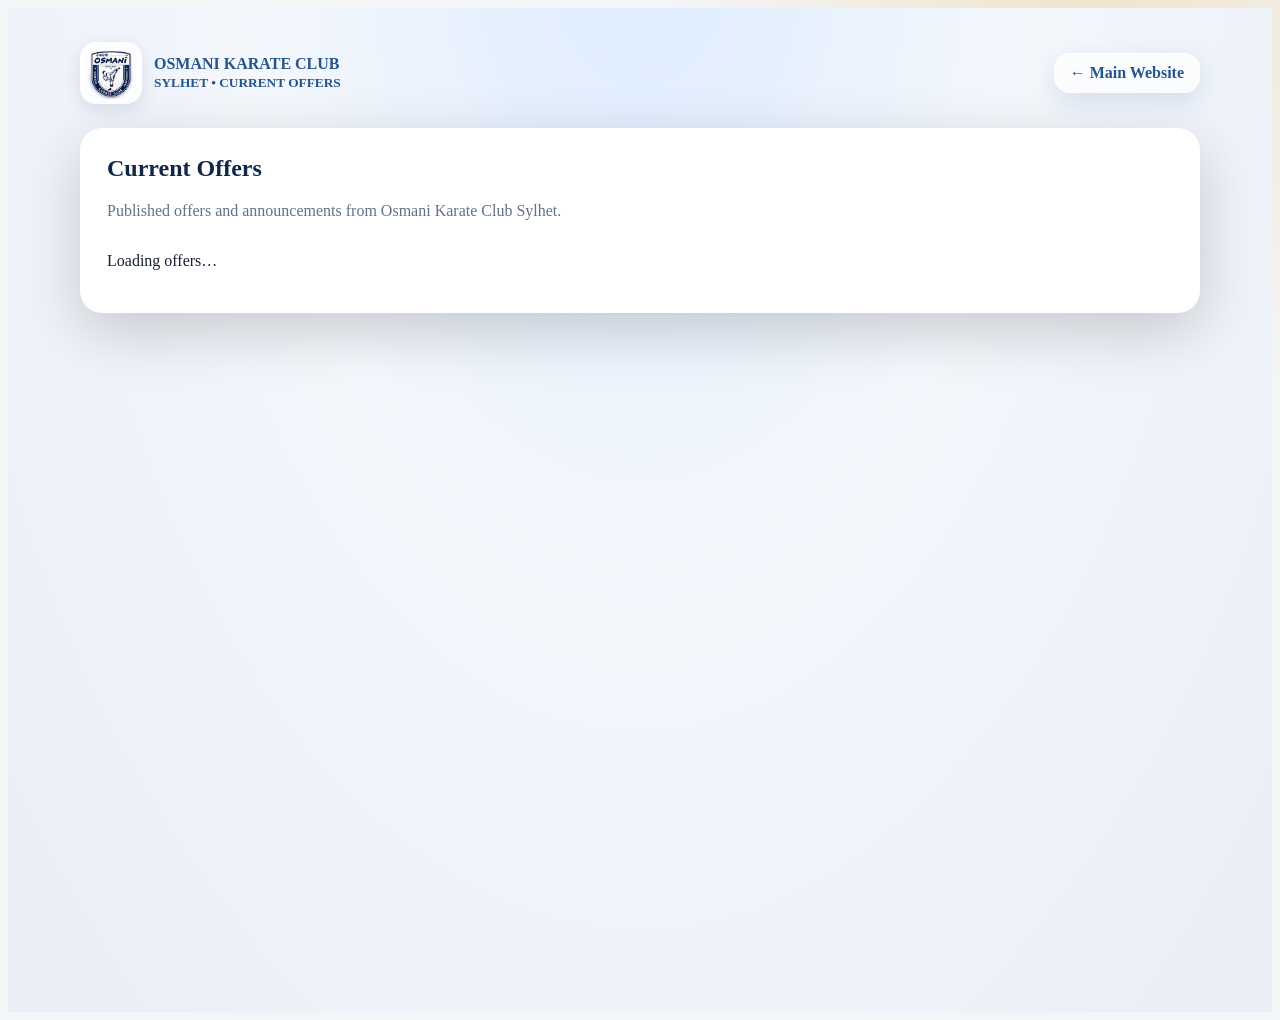
<file: offers.html>
<!doctype html><html lang="en"><head><meta charset="utf-8"><meta name="viewport" content="width=device-width,initial-scale=1"><title>Current Offers | Osmani Karate Club Sylhet</title><link rel="stylesheet" href="assets/portal.css"><link rel="stylesheet" href="theme-v2.css"></head><body><main class="portal-shell"><div class="portal-wrap"><header class="portal-top"><a class="portal-brand" href="index.html"><img src="images/logo.png" alt="Club logo"><span>OSMANI KARATE CLUB<br><small>SYLHET • CURRENT OFFERS</small></span></a><a class="home-link" href="index.html">← Main Website</a></header><section class="portal-card"><h1>Current Offers</h1><p class="portal-muted">Published offers and announcements from Osmani Karate Club Sylhet.</p><div id="offersList" class="portal-grid"><p>Loading offers…</p></div></section></div></main><script src="assets/supabase-config.js"></script><script type="module" src="assets/offers.js"></script></body></html>
</file>
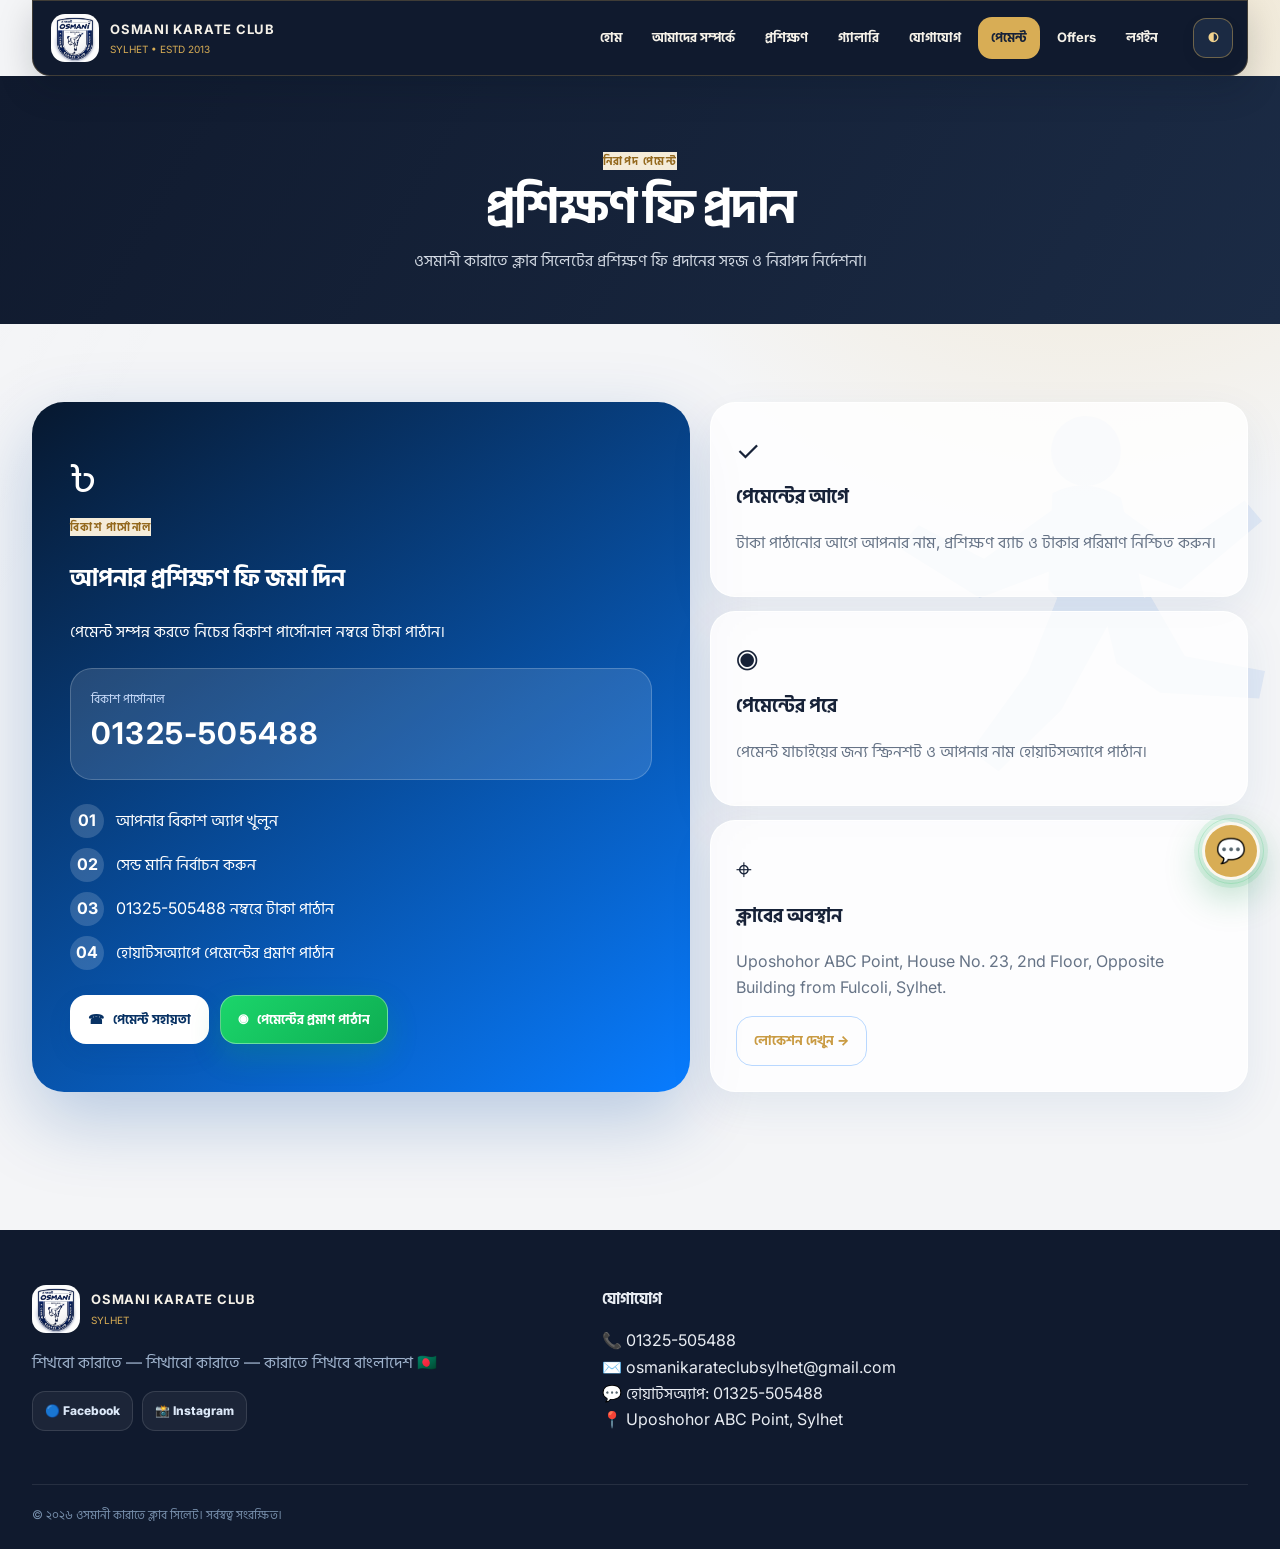
<file: payment.html>
<!doctype html><html lang="bn"><head><meta charset="utf-8"><meta name="viewport" content="width=device-width,initial-scale=1"><meta name="theme-color" content="#087cff"><title>Karate Training Payment | Osmani Karate Club Sylhet</title><link rel="stylesheet" href="style.css"><link rel="stylesheet" href="theme-v2.css"><meta name="description" content="Payment information for Osmani Karate Club Sylhet training and admission fees. Pay via bKash Personal and contact us on WhatsApp."><meta name="keywords" content="Osmani Karate Club Sylhet, karate club Sylhet, karate training Sylhet, karate classes Sylhet, self defence Sylhet, martial arts Sylhet, karate Bangladesh, kids karate Sylhet, adult karate Sylhet"><meta name="robots" content="index, follow, max-image-preview:large"><meta name="author" content="Osmani Karate Club Sylhet"><meta property="og:type" content="website"><meta property="og:site_name" content="Osmani Karate Club Sylhet"><meta property="og:title" content="Karate Training Payment | Osmani Karate Club Sylhet"><meta property="og:description" content="Payment information for Osmani Karate Club Sylhet training and admission fees. Pay via bKash Personal and contact us on WhatsApp."><meta property="og:url" content="https://osmanikarateclub.vercel.app/payment.html"><meta property="og:image" content="https://osmanikarateclub.vercel.app/images/logo.png"><meta name="twitter:card" content="summary_large_image"><meta name="twitter:title" content="Karate Training Payment | Osmani Karate Club Sylhet"><meta name="twitter:description" content="Payment information for Osmani Karate Club Sylhet training and admission fees. Pay via bKash Personal and contact us on WhatsApp."><link rel="canonical" href="https://osmanikarateclub.vercel.app/payment.html"></head><body><div class="nav-wrap"><div class="container nav"><a class="brand" href="index.html"><img src="images/logo.png" alt="logo"><span><b>OSMANI KARATE CLUB</b><small>SYLHET • ESTD 2013</small></span></a><nav><a href="index.html" data-key="home">হোম</a><a href="about.html" data-key="about">আমাদের সম্পর্কে</a><a href="training.html" data-key="training">প্রশিক্ষণ</a><a href="gallery.html" data-key="gallery">গ্যালারি</a><a href="contact.html" data-key="contact">যোগাযোগ</a><a class="active" href="payment.html" data-key="payment">পেমেন্ট</a><a href="offers.html">Offers</a><a href="portal.html">লগইন</a></nav><div class="actions"><button class="pill" id="theme">◐</button><button class="pill mobile-menu">☰</button></div></div></div><main>
<section class="page-hero"><div class="container"><div class="eyebrow" data-key="securePayment">নিরাপদ পেমেন্ট</div><h1 data-key="trainingPayment">প্রশিক্ষণ ফি প্রদান</h1><p data-key="paymentIntro">ওসমানী কারাতে ক্লাব সিলেটের প্রশিক্ষণ ফি প্রদানের সহজ ও নিরাপদ নির্দেশনা।</p></div></section>
<section class="section"><div class="container payment-wrap">
<div class="payment-card reveal"><div class="payment-icon">৳</div><div class="eyebrow">বিকাশ পার্সোনাল</div><h2 data-key="payFee">আপনার প্রশিক্ষণ ফি জমা দিন</h2><p data-key="payInstruction">পেমেন্ট সম্পন্ন করতে নিচের বিকাশ পার্সোনাল নম্বরে টাকা পাঠান।</p><div class="payment-number"><span>বিকাশ পার্সোনাল</span><strong>01325-505488</strong></div><div class="payment-steps"><div><b>01</b><span data-key="step1">আপনার বিকাশ অ্যাপ খুলুন</span></div><div><b>02</b><span data-key="step2">সেন্ড মানি নির্বাচন করুন</span></div><div><b>03</b><span data-key="step3">01325-505488 নম্বরে টাকা পাঠান</span></div><div><b>04</b><span data-key="step4">হোয়াটসঅ্যাপে পেমেন্টের প্রমাণ পাঠান</span></div></div><div class="cta"><a class="ios-btn white" href="tel:01325505488">☎ <span data-key="paymentHelp">পেমেন্ট সহায়তা</span></a><a class="ios-btn whatsapp-btn" href="https://wa.me/8801325505488?text=%E0%A6%86%E0%A6%B8%E0%A6%B8%E0%A6%BE%E0%A6%B2%E0%A6%BE%E0%A6%AE%E0%A7%81%20%E0%A6%86%E0%A6%B2%E0%A6%BE%E0%A6%87%E0%A6%95%E0%A7%81%E0%A6%AE%E0%A5%A4%20%E0%A6%86%E0%A6%AE%E0%A6%BF%20%E0%A6%AA%E0%A7%87%E0%A6%AE%E0%A7%87%E0%A6%A8%E0%A7%8D%E0%A6%9F%20%E0%A6%95%E0%A6%B0%E0%A7%87%E0%A6%9B%E0%A6%BF%E0%A5%A4%20%E0%A6%A6%E0%A7%9F%E0%A6%BE%20%E0%A6%95%E0%A6%B0%E0%A7%87%20%E0%A6%AF%E0%A6%BE%E0%A6%9A%E0%A6%BE%E0%A6%87%20%E0%A6%95%E0%A6%B0%E0%A7%81%E0%A6%A8%E0%A5%A4" target="_blank" rel="noopener">◉ <span data-key="sendProof">পেমেন্টের প্রমাণ পাঠান</span></a></div></div>
<div class="payment-side reveal"><div class="glass-note"><span class="note-icon">✓</span><h3 data-key="beforePayment">পেমেন্টের আগে</h3><p data-key="beforeText">টাকা পাঠানোর আগে আপনার নাম, প্রশিক্ষণ ব্যাচ ও টাকার পরিমাণ নিশ্চিত করুন।</p></div><div class="glass-note"><span class="note-icon">◉</span><h3 data-key="afterPayment">পেমেন্টের পরে</h3><p data-key="afterText">পেমেন্ট যাচাইয়ের জন্য স্ক্রিনশট ও আপনার নাম হোয়াটসঅ্যাপে পাঠান।</p></div><div class="glass-note"><span class="note-icon">⌖</span><h3 data-key="clubLocation">ক্লাবের অবস্থান</h3><p>Uposhohor ABC Point, House No. 23, 2nd Floor, Opposite Building from Fulcoli, Sylhet.</p><a class="ios-btn outline" href="https://www.bing.com/maps/default.aspx?v=2&pc=FACEBK&mid=8100&where1=Uposhohor%20ABC%20point%20%2C%20House%20no.%2023%20%2C%202nd%20Floor.%20%20Opposite%20Building%20from%20Fulcoli%20%2C%20Sylhet%2C%20Bangladesh&FORM=FBKPL1&mkt=en-US" target="_blank" rel="noopener"><span data-key="openLocation">লোকেশন দেখুন →</span></a></div></div>
</div></section></main><footer class="footer"><div class="container footer-grid"><div><div class="brand"><img src="images/logo.png" alt="logo"><span><b>OSMANI KARATE CLUB</b><small>SYLHET</small></span></div><p>শিখবো কারাতে — শিখাবো কারাতে — কারাতে শিখবে বাংলাদেশ 🇧🇩</p><div class="social-row"><a class="social" href="https://www.facebook.com/p/Osmani-Karate-Club-Sylhet-61551692627873/" target="_blank" rel="noopener">🔵 Facebook</a><a class="social" href="https://www.instagram.com/okc.sylhet/" target="_blank" rel="noopener">📸 Instagram</a></div></div><div><b>যোগাযোগ</b><p>📞 <a href="tel:01325505488">01325-505488</a><br>✉️ <a href="mailto:osmanikarateclubsylhet@gmail.com">osmanikarateclubsylhet@gmail.com</a><br>💬 <a href="https://wa.me/8801325505488?text=Assalamu%20Alaikum%2C%20Osmani%20Karate%20Club%20Sylhet." target="_blank" rel="noopener">হোয়াটসঅ্যাপ: 01325-505488</a><br>📍 <a href="https://www.bing.com/maps/default.aspx?v=2&pc=FACEBK&mid=8100&where1=Uposhohor%20ABC%20point%20%2C%20House%20no.%2023%20%2C%202nd%20Floor.%20%20Opposite%20Building%20from%20Fulcoli%20%2C%20Sylhet%2C%20Bangladesh&FORM=FBKPL1&mkt=en-US" target="_blank" rel="noopener">Uposhohor ABC Point, Sylhet</a></p></div></div><div class="container copyright">© ২০২৬ ওসমানী কারাতে ক্লাব সিলেট। সর্বস্বত্ব সংরক্ষিত।</div></footer><a class="floating-whatsapp" href="https://wa.me/8801325505488?text=Assalamu%20Alaikum%2C%20Osmani%20Karate%20Club%20Sylhet." target="_blank" rel="noopener" aria-label="Chat on WhatsApp">💬<span>WhatsApp</span></a><script src="script.js"></script></body></html>
</file>
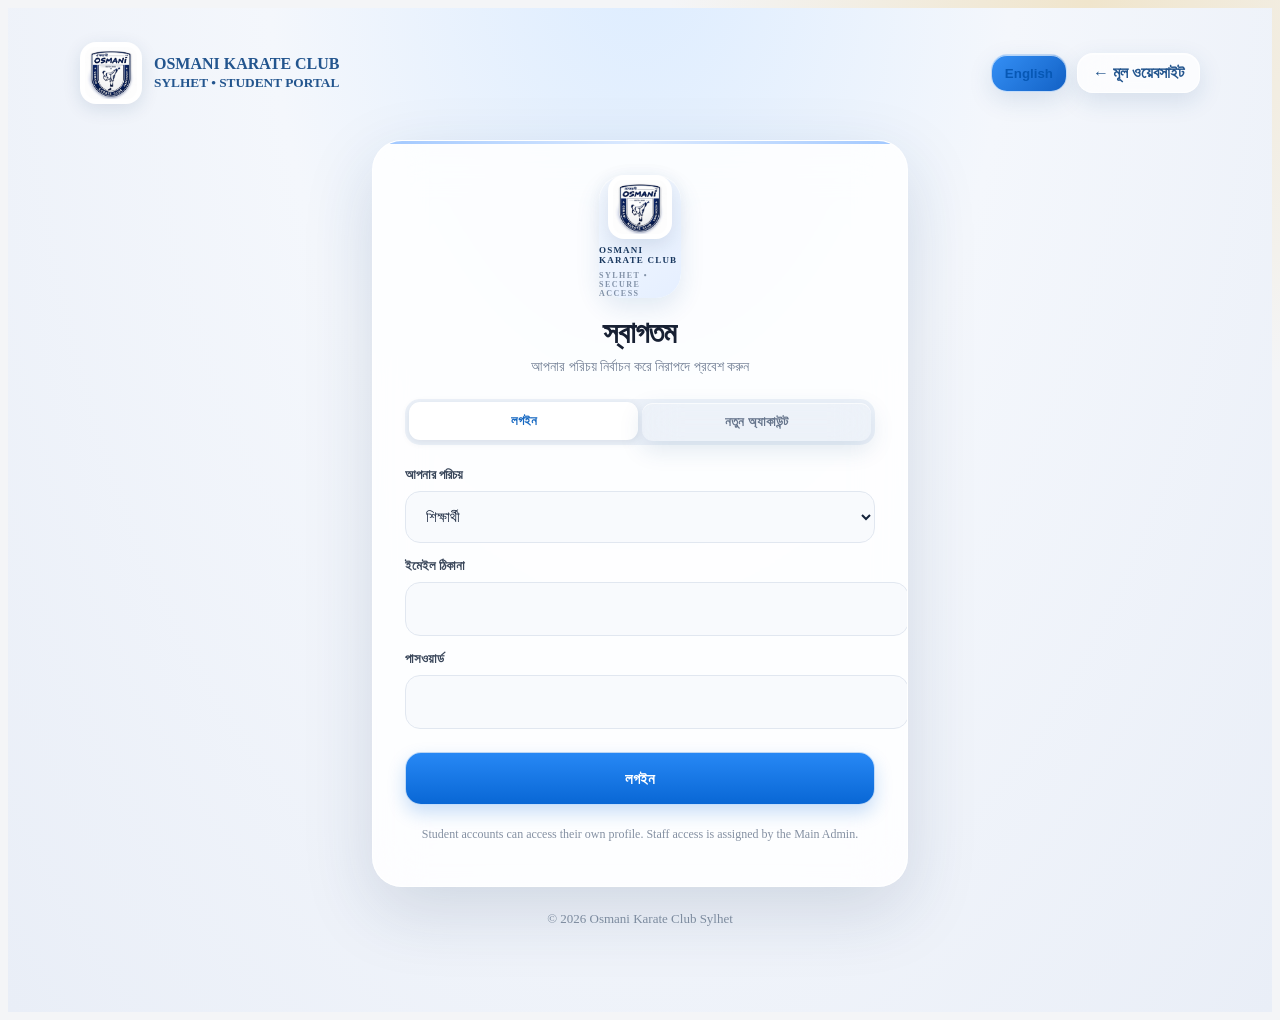
<file: portal.html>
<!doctype html>
<html lang="bn"><head><meta charset="utf-8"><meta name="viewport" content="width=device-width,initial-scale=1"><meta name="robots" content="noindex,nofollow">
<title>নিরাপদ লগইন | Osmani Karate Club Sylhet</title><link rel="stylesheet" href="assets/portal.css">
<link rel="stylesheet" href="theme-v2.css"></head><body><main class="portal-shell"><div class="portal-wrap">
<header class="portal-top"><a class="portal-brand" href="index.html"><img src="images/logo.png" alt="Club logo"><span>OSMANI KARATE CLUB<br><small>SYLHET • STUDENT PORTAL</small></span></a><div class="portal-actions"><button id="portalLang" class="portal-btn secondary lang-toggle" type="button">English</button><a class="home-link" href="index.html">← মূল ওয়েবসাইট</a></div></header>
<section id="authPanel" class="portal-card">
<div class="login-mark"><img src="images/logo.png" alt="Osmani Karate Club logo"><span>OSMANI KARATE CLUB</span><small>SYLHET • SECURE ACCESS</small></div><h1 data-i18n="welcome">স্বাগতম</h1><p class="portal-muted" data-i18n="secure">আপনার পরিচয় নির্বাচন করে নিরাপদে প্রবেশ করুন</p>
<div class="portal-tabs"><button id="loginTab" class="active" type="button" data-i18n="login">লগইন</button><button id="signupTab" type="button" data-i18n="signup">নতুন অ্যাকাউন্ট</button></div>
<div id="loginBox">
<form id="loginForm"><div class="portal-field"><label>আপনার পরিচয়</label><select name="login_role" id="loginRole" required><option value="student">শিক্ষার্থী</option><option value="sensei">সেন্সেই</option><option value="trainer">প্রশিক্ষক</option><option value="main_admin">Main Admin</option><option value="admin">Admin</option></select></div><div class="portal-field"><label>ইমেইল ঠিকানা</label><input name="email" type="email" required autocomplete="email"></div><div class="portal-field"><label>পাসওয়ার্ড</label><input name="password" type="password" required autocomplete="current-password"></div><button class="portal-btn" type="submit">লগইন</button></form>
</div>
<div id="signupBox" class="portal-hidden">
<form id="signupForm"><div class="portal-grid">
<div class="portal-field"><label>শিক্ষার্থীর নাম</label><input name="full_name" required></div>
<div class="portal-field"><label>মোবাইল নম্বর</label><input name="phone" required type="tel"></div>
<div class="portal-field"><label>শিক্ষার্থী রোল নম্বর</label><input name="roll_no" required></div>
<div class="portal-field"><label>ইমেইল ঠিকানা</label><input name="email" type="email" required></div>
<div class="portal-field"><label>পাসওয়ার্ড (কমপক্ষে ৮ অক্ষর)</label><input name="password" type="password" minlength="8" required></div>
</div><button class="portal-btn" type="submit">অ্যাকাউন্ট তৈরি করুন</button></form>
</div><div id="authMessage" class="portal-note portal-hidden" role="status"></div>
<p class="portal-small" data-i18n="accountNote">Student accounts can access their own profile. Staff access is assigned by the Main Admin.</p>
</section>

<section id="studentPanel" class="portal-hidden">
<div class="portal-card"><div class="portal-actions" style="justify-content:space-between"><div><h1 id="welcomeName">শিক্ষার্থী ড্যাশবোর্ড</h1><p class="portal-muted" id="studentMeta">আপনার তথ্য</p></div><button id="logoutBtn" class="portal-btn secondary">লগআউট</button></div>
<div id="studentMessage" class="portal-note portal-hidden"></div>
<div id="pendingBox" class="portal-note portal-hidden">আপনার অ্যাকাউন্ট এখনো অ্যাডমিন যাচাই করেননি। যাচাই সম্পন্ন হলে শিক্ষার্থী প্রোফাইল দেখা যাবে।</div>
<div id="studentData" class="portal-grid portal-hidden"><div class="portal-stat student-photo-stat"><img id="studentPhoto" alt="Student profile photo" src="images/logo.png"><span>Student Profile</span></div>
<div class="portal-stat"><span class="portal-muted">রোল নম্বর</span><strong id="sRoll">—</strong></div>
<div class="portal-stat"><span class="portal-muted">বেল্টের স্তর</span><strong id="sBelt">—</strong></div>
<div class="portal-stat"><span class="portal-muted">ব্যাচ</span><strong id="sBatch">—</strong></div>
<div class="portal-stat"><span class="portal-muted">মাসিক ফি</span><strong id="sFee">—</strong></div></div>
</div>
<div id="admissionPanel" class="portal-card portal-hidden"><h2 data-i18n="admissionTitle">ADMISSION FORM</h2><p class="portal-muted" data-i18n="admissionHelp">Complete your student information. Only you and authorized club admins can view it.</p><form id="admissionForm"><div class="portal-grid">
<div class="portal-field"><label data-i18n="photo">Profile Photo</label><input name="photo" type="file" accept="image/png,image/jpeg,image/webp"></div>
<div class="portal-field"><label data-i18n="roll">Student Roll Number</label><input name="roll_no" required></div>
<div class="portal-field"><label data-i18n="fullName">Full Name</label><input name="full_name" required></div>
<div class="portal-field"><label data-i18n="phone">Phone Number</label><input name="phone" type="tel" required></div>
<div class="portal-field"><label data-i18n="guardian">Guardian Name</label><input name="guardian_name"></div>
<div class="portal-field"><label data-i18n="guardianPhone">Guardian Phone</label><input name="guardian_phone" type="tel"></div>
<div class="portal-field"><label data-i18n="address">Address</label><textarea name="address"></textarea></div>
<div class="portal-field"><label data-i18n="batch">Batch</label><input name="batch"></div>
</div><button class="portal-btn" type="submit" data-i18n="saveAdmission">Save Admission Form</button></form><div id="admissionMessage" class="portal-note portal-hidden"></div></div>
<div id="studentExamPanel" class="portal-card portal-hidden"><h2>Exam Results</h2><div class="portal-table-wrap"><table class="portal-table"><thead><tr><th>Exam</th><th>Date</th><th>Score</th><th>Grade</th><th>Result</th><th>Remarks</th></tr></thead><tbody id="studentExamRows"></tbody></table></div></div>
<div id="paymentPanel" class="portal-card portal-hidden"><h2>মাসিক ফি জমা দিন</h2><p class="portal-muted">বিকাশ বা নগদে ফি পাঠিয়ে নিচের তথ্য জমা দিন। অ্যাডমিন যাচাই না করা পর্যন্ত পেমেন্ট অপেক্ষমাণ থাকবে।</p>
<p class="portal-note">টাকা পাঠানোর আগে ক্লাবের Admin-এর কাছ থেকে বর্তমান অফিসিয়াল bKash/Nagad নম্বর নিশ্চিত করো। <a href="payment.html">পেমেন্টের তথ্য দেখুন</a>।</p><form id="paymentForm"><div class="portal-grid">
<div class="portal-field"><label>ফি প্রদানের মাস</label><input name="payment_month" type="month" required></div>
<div class="portal-field"><label>টাকার পরিমাণ (৳)</label><input name="amount" type="number" min="1" step="1" required></div>
<div class="portal-field"><label>পেমেন্টের মাধ্যম</label><select name="method" required><option value="bkash">bKash</option><option value="nagad">Nagad</option></select></div>
<div class="portal-field"><label>যে নম্বর থেকে পাঠিয়েছ</label><input name="sender_phone" type="tel" required></div>
<div class="portal-field"><label>লেনদেন আইডি</label><input name="transaction_id" required></div>
<div class="portal-field"><label>পেমেন্টের প্রমাণ (ছবি/PDF, সর্বোচ্চ ১০ MB)</label><input name="proof" type="file" accept="image/png,image/jpeg,image/webp,application/pdf"></div>
</div><button class="portal-btn" type="submit">পেমেন্টের তথ্য জমা দিন</button></form><div id="paymentMessage" class="portal-note portal-hidden"></div></div>
<div id="historyPanel" class="portal-card portal-hidden"><h2>পেমেন্টের ইতিহাস</h2><div class="portal-table-wrap"><table class="portal-table"><thead><tr><th>মাস</th><th>পরিমাণ</th><th>মাধ্যম</th><th>অবস্থা</th><th>জমার তারিখ</th></tr></thead><tbody id="paymentRows"></tbody></table></div></div>
</section>
<div class="portal-foot">© 2026 Osmani Karate Club Sylhet</div>
</div></main>
<script src="assets/supabase-config.js"></script><script type="module" src="assets/portal.js"></script>
</body></html>
</file>
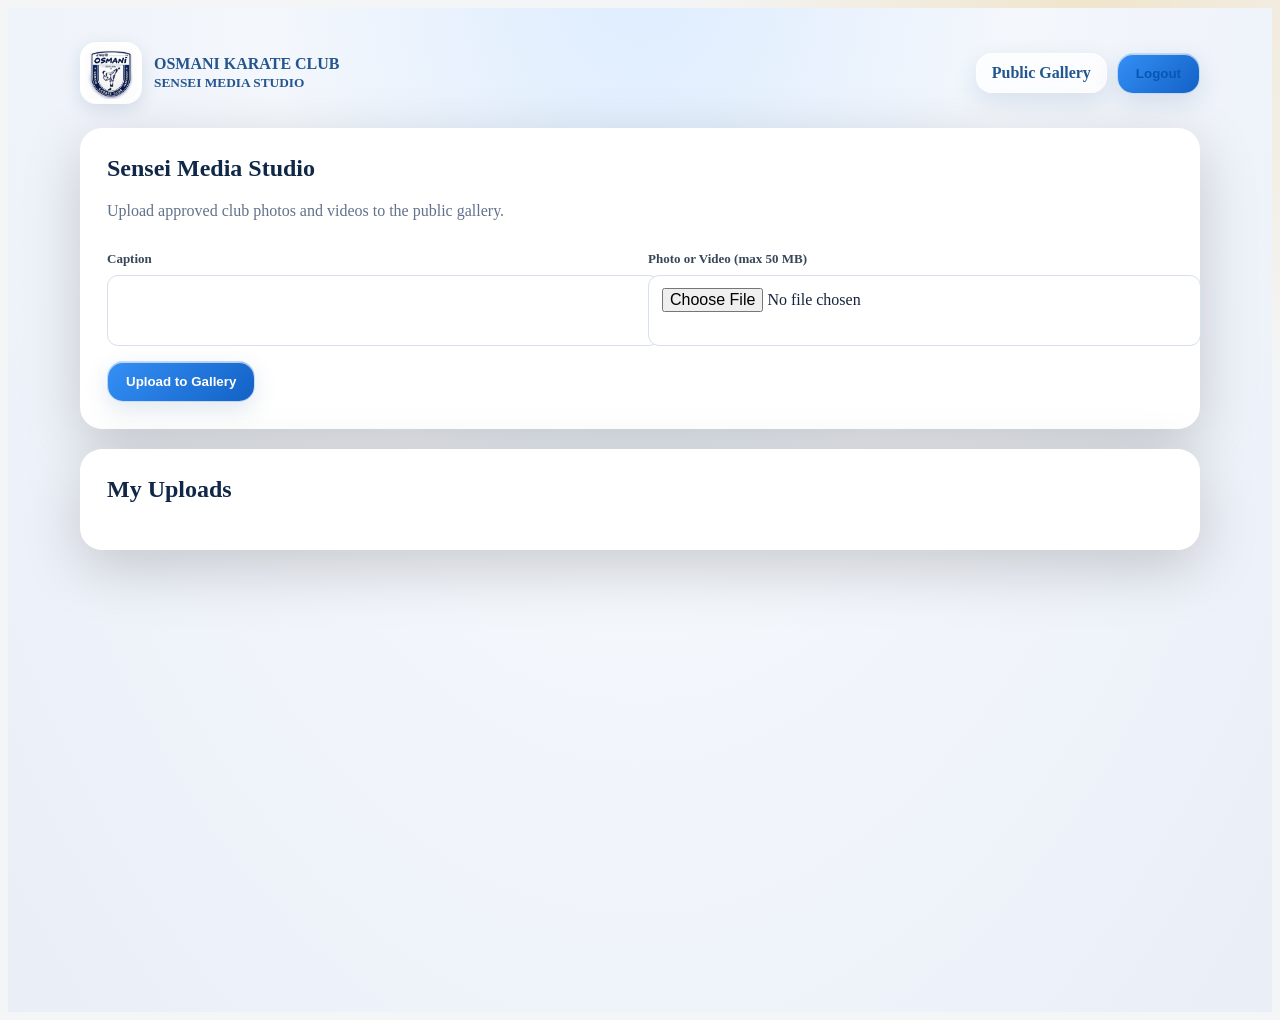
<file: sensei-dashboard.html>
<!doctype html><html lang="en"><head><meta charset="utf-8"><meta name="viewport" content="width=device-width,initial-scale=1"><meta name="robots" content="noindex,nofollow"><title>Sensei Media Studio | Osmani Karate Club</title><link rel="stylesheet" href="assets/portal.css"><link rel="stylesheet" href="theme-v2.css"></head>
<body><main class="portal-shell"><div class="portal-wrap">
<header class="portal-top"><a class="portal-brand" href="index.html"><img src="images/logo.png" alt="Club logo"><span>OSMANI KARATE CLUB<br><small>SENSEI MEDIA STUDIO</small></span></a><div class="portal-actions"><a class="home-link" href="gallery.html">Public Gallery</a><button id="senseiLogout" class="portal-btn secondary">Logout</button></div></header>
<section class="portal-card"><h1>Sensei Media Studio</h1><p class="portal-muted">Upload approved club photos and videos to the public gallery.</p>
<form id="senseiUpload"><div class="portal-grid"><div class="portal-field"><label>Caption</label><input name="caption" maxlength="180"></div><div class="portal-field"><label>Photo or Video (max 50 MB)</label><input name="file" type="file" accept="image/jpeg,image/png,image/webp,video/mp4,video/webm" required></div></div><button class="portal-btn" type="submit">Upload to Gallery</button></form><div id="senseiNotice" class="portal-note portal-hidden"></div></section>
<section class="portal-card"><h2>My Uploads</h2><div id="senseiGallery" class="portal-gallery"></div></section>
</div></main><script src="assets/supabase-config.js"></script><script type="module" src="assets/sensei.js"></script></body></html>
</file>
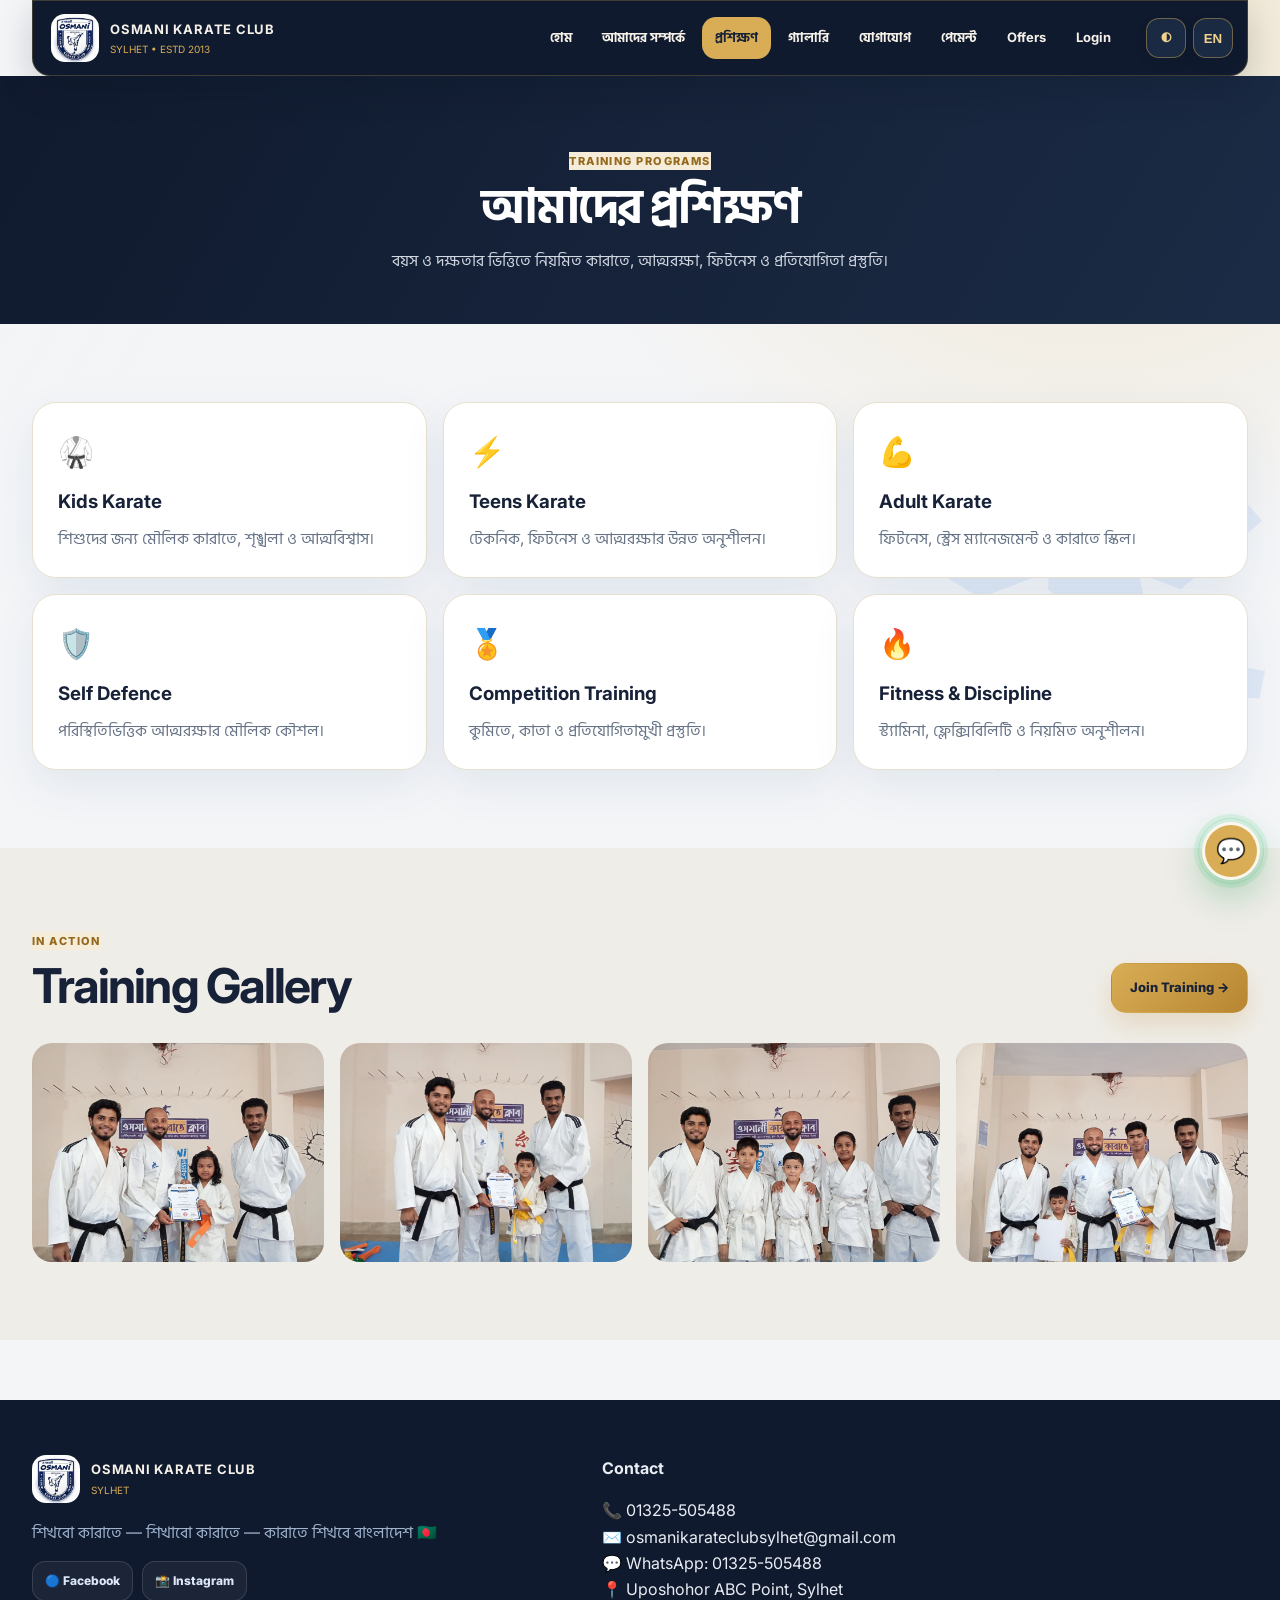
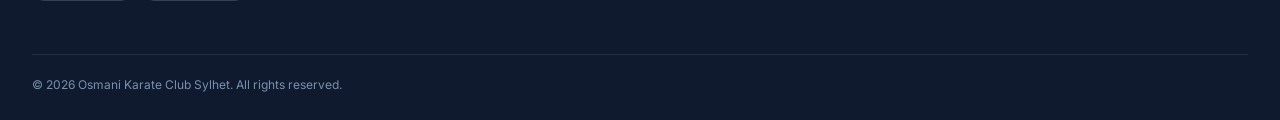
<file: training.html>
<!doctype html><html lang="bn"><head><meta charset="utf-8"><meta name="viewport" content="width=device-width,initial-scale=1"><title>Karate Training in Sylhet | Osmani Karate Club</title><link rel="stylesheet" href="style.css"><link rel="stylesheet" href="theme-v2.css"><meta name="description" content="Explore Kids, Teens and Adult Karate, self defence, fitness and competition training programs at Osmani Karate Club Sylhet."><meta name="keywords" content="Osmani Karate Club Sylhet, karate club Sylhet, karate training Sylhet, karate classes Sylhet, self defence Sylhet, martial arts Sylhet, karate Bangladesh, kids karate Sylhet, adult karate Sylhet"><meta name="robots" content="index, follow, max-image-preview:large"><meta name="author" content="Osmani Karate Club Sylhet"><meta property="og:type" content="website"><meta property="og:site_name" content="Osmani Karate Club Sylhet"><meta property="og:title" content="Karate Training in Sylhet | Osmani Karate Club"><meta property="og:description" content="Explore Kids, Teens and Adult Karate, self defence, fitness and competition training programs at Osmani Karate Club Sylhet."><meta property="og:url" content="https://osmanikarateclub.vercel.app/training.html"><meta property="og:image" content="https://osmanikarateclub.vercel.app/images/logo.png"><meta name="twitter:card" content="summary_large_image"><meta name="twitter:title" content="Karate Training in Sylhet | Osmani Karate Club"><meta name="twitter:description" content="Explore Kids, Teens and Adult Karate, self defence, fitness and competition training programs at Osmani Karate Club Sylhet."><link rel="canonical" href="https://osmanikarateclub.vercel.app/training.html"></head><body>
<div class="nav-wrap"><div class="container nav"><a class="brand" href="index.html"><img src="images/logo.png"><span><b>OSMANI KARATE CLUB</b><small>SYLHET • ESTD 2013</small></span></a><nav><a href="index.html" data-key="home">হোম</a><a href="about.html" data-key="about">আমাদের সম্পর্কে</a><a class="active" href="training.html" data-key="training">প্রশিক্ষণ</a><a href="gallery.html" data-key="gallery">গ্যালারি</a><a href="contact.html" data-key="contact">যোগাযোগ</a><a href="payment.html" data-key="payment">Payment</a><a href="offers.html">Offers</a><a href="portal.html">Login</a></nav><div class="actions"><button class="pill" id="theme">◐</button><button class="pill" id="lang">EN</button><button class="pill mobile-menu">☰</button></div></div></div>
<main><section class="page-hero"><div class="container"><div class="eyebrow">TRAINING PROGRAMS</div><h1 data-key="trainingTitle">আমাদের প্রশিক্ষণ</h1><p>বয়স ও দক্ষতার ভিত্তিতে নিয়মিত কারাতে, আত্মরক্ষা, ফিটনেস ও প্রতিযোগিতা প্রস্তুতি।</p></div></section><section class="section"><div class="container"><div class="cards"><div class="card reveal"><div class="icon">🥋</div><h3>Kids Karate</h3><p>শিশুদের জন্য মৌলিক কারাতে, শৃঙ্খলা ও আত্মবিশ্বাস।</p></div><div class="card reveal"><div class="icon">⚡</div><h3>Teens Karate</h3><p>টেকনিক, ফিটনেস ও আত্মরক্ষার উন্নত অনুশীলন।</p></div><div class="card reveal"><div class="icon">💪</div><h3>Adult Karate</h3><p>ফিটনেস, স্ট্রেস ম্যানেজমেন্ট ও কারাতে স্কিল।</p></div><div class="card reveal"><div class="icon">🛡️</div><h3>Self Defence</h3><p>পরিস্থিতিভিত্তিক আত্মরক্ষার মৌলিক কৌশল।</p></div><div class="card reveal"><div class="icon">🏅</div><h3>Competition Training</h3><p>কুমিতে, কাতা ও প্রতিযোগিতামুখী প্রস্তুতি।</p></div><div class="card reveal"><div class="icon">🔥</div><h3>Fitness & Discipline</h3><p>স্ট্যামিনা, ফ্লেক্সিবিলিটি ও নিয়মিত অনুশীলন।</p></div></div></div></section><section class="section alt"><div class="container"><div class="section-head"><div><div class="eyebrow">IN ACTION</div><h2>Training Gallery</h2></div><a class="btn primary" href="contact.html">Join Training →</a></div><div class="gallery-grid"><div class="gallery-item"><img src="images/training-1.png" data-lightbox="images/training-1.png"><div class="gallery-caption">Technique</div></div><div class="gallery-item"><img src="images/training-2.png" data-lightbox="images/training-2.png"><div class="gallery-caption">Practice</div></div><div class="gallery-item"><img src="images/training-3.png" data-lightbox="images/training-3.png"><div class="gallery-caption">Discipline</div></div><div class="gallery-item wide"><img src="images/training-4.png" data-lightbox="images/training-4.png"><div class="gallery-caption">Training Together</div></div></div></div></section></main>
<footer class="footer"><div class="container footer-grid"><div><div class="brand"><img src="images/logo.png" alt="Osmani Karate Club logo"><span><b>OSMANI KARATE CLUB</b><small>SYLHET</small></span></div><p>শিখবো কারাতে — শিখাবো কারাতে — কারাতে শিখবে বাংলাদেশ 🇧🇩</p><div class="social-row"><a class="social" href="https://www.facebook.com/p/Osmani-Karate-Club-Sylhet-61551692627873/" target="_blank" rel="noopener">🔵 Facebook</a><a class="social" href="https://www.instagram.com/okc.sylhet/" target="_blank" rel="noopener">📸 Instagram</a></div></div><div><b>Contact</b><p>📞 <a href="tel:01325505488">01325-505488</a><br>✉️ <a href="mailto:osmanikarateclubsylhet@gmail.com">osmanikarateclubsylhet@gmail.com</a><br>💬 <a href="https://wa.me/8801325505488?text=Assalamu%20Alaikum%2C%20Osmani%20Karate%20Club%20Sylhet." target="_blank" rel="noopener">WhatsApp: 01325-505488</a><br>📍 <a href="https://www.bing.com/maps/default.aspx?v=2&pc=FACEBK&mid=8100&where1=Uposhohor%20ABC%20point%20%2C%20House%20no.%2023%20%2C%202nd%20Floor.%20%20Opposite%20Building%20from%20Fulcoli%20%2C%20Sylhet%2C%20Bangladesh&FORM=FBKPL1&mkt=en-US" target="_blank" rel="noopener">Uposhohor ABC Point, Sylhet</a></p></div></div><div class="container copyright">© 2026 Osmani Karate Club Sylhet. All rights reserved.</div></footer><a class="floating-whatsapp" href="https://wa.me/8801325505488?text=Assalamu%20Alaikum%2C%20Osmani%20Karate%20Club%20Sylhet." target="_blank" rel="noopener" aria-label="Chat on WhatsApp">💬<span>WhatsApp</span></a><script src="script.js"></script></body></html>
</file>
<file: style.css>
@import url('https://fonts.googleapis.com/css2?family=Hind+Siliguri:wght@400;500;600;700&family=Inter:wght@400;500;600;700;800&display=swap');
:root{--blue:#087cff;--blue2:#0059d9;--ink:#081425;--muted:#66758a;--bg:#f5f9ff;--card:rgba(255,255,255,.78);--line:rgba(8,20,37,.09);--shadow:0 24px 70px rgba(8,76,160,.12);--radius:28px}*{box-sizing:border-box}html{scroll-behavior:smooth}body{margin:0;font-family:Inter,'Hind Siliguri',sans-serif;color:var(--ink);background:radial-gradient(circle at 85% 0,#dceeff 0,transparent 28%),var(--bg);line-height:1.65}body:before{content:"";position:fixed;inset:0;pointer-events:none;background:linear-gradient(120deg,rgba(255,255,255,.55),transparent 45%);z-index:-1}.bn{font-family:'Hind Siliguri',sans-serif}.container{width:min(1160px,calc(100% - 36px));margin:auto}.nav-wrap{position:sticky;top:12px;z-index:50;padding-top:12px}.nav{height:76px;display:flex;align-items:center;gap:22px;padding:10px 14px 10px 18px;border:1px solid rgba(255,255,255,.85);background:rgba(255,255,255,.72);backdrop-filter:blur(22px);-webkit-backdrop-filter:blur(22px);box-shadow:0 12px 35px rgba(0,72,150,.12);border-radius:24px}.brand{display:flex;align-items:center;gap:11px;text-decoration:none;color:var(--ink);min-width:max-content}.brand img{width:48px;height:48px;object-fit:contain;border-radius:14px}.brand b{display:block;font-size:13px;letter-spacing:.06em}.brand small{display:block;color:var(--muted);font-size:10px;margin-top:1px}nav{display:flex;align-items:center;gap:4px;margin-left:auto}nav a{color:#526176;text-decoration:none;padding:10px 13px;border-radius:14px;font-size:13px;font-weight:700;transition:.25s}nav a:hover,nav a.active{color:var(--blue);background:#eaf3ff}.actions{display:flex;gap:7px}.pill{border:1px solid var(--line);background:#fff;color:var(--ink);width:40px;height:40px;border-radius:13px;cursor:pointer;font-weight:800;box-shadow:0 5px 15px rgba(0,0,0,.05)}.mobile-menu{display:none}.hero{padding:74px 0 45px}.hero-grid{display:grid;grid-template-columns:1.05fr .95fr;align-items:center;gap:52px}.badge,.eyebrow{display:inline-flex;align-items:center;gap:8px;color:var(--blue);font-weight:800;font-size:11px;letter-spacing:.13em}.badge{padding:9px 13px;border-radius:999px;background:#eaf3ff;border:1px solid #d5e9ff;letter-spacing:.04em}.hero h1{font-size:clamp(40px,6vw,70px);line-height:1.08;letter-spacing:-.055em;margin:20px 0 18px;max-width:720px}.lead{font-size:17px;color:var(--muted);max-width:650px}.cta{display:flex;gap:11px;flex-wrap:wrap;margin-top:25px}.btn{display:inline-flex;align-items:center;justify-content:center;gap:8px;padding:13px 18px;border-radius:15px;border:1px solid var(--line);background:#fff;color:var(--ink);text-decoration:none;font-weight:800;font-size:13px;box-shadow:0 8px 22px rgba(0,50,120,.07);transition:.25s}.btn:hover{transform:translateY(-3px);box-shadow:0 14px 30px rgba(0,90,220,.14)}.btn.primary{background:linear-gradient(135deg,var(--blue),var(--blue2));color:#fff;border-color:transparent;box-shadow:0 12px 25px rgba(0,106,255,.25)}.hero-img{position:relative}.hero-img:after{content:"";position:absolute;inset:auto 12% -12px 12%;height:25px;background:#3b8cff;filter:blur(25px);opacity:.25}.hero-img img{width:100%;height:510px;object-fit:cover;border-radius:34px;box-shadow:var(--shadow);border:7px solid rgba(255,255,255,.8);display:block}.floating{position:absolute;background:rgba(255,255,255,.86);backdrop-filter:blur(16px);padding:13px 16px;border-radius:18px;box-shadow:0 15px 40px rgba(0,50,130,.16);font-size:12px;font-weight:800}.float-a{left:-18px;bottom:36px}.float-b{right:-15px;top:28px}.section{padding:78px 0}.section.alt{background:rgba(232,243,255,.55)}.section-head{display:flex;justify-content:space-between;gap:25px;align-items:end;margin-bottom:30px}.section-head h2,.page-hero h1{margin:7px 0 0;font-size:clamp(30px,4vw,48px);line-height:1.12;letter-spacing:-.04em}.section-head>p{max-width:470px;color:var(--muted);margin:0}.cards{display:grid;grid-template-columns:repeat(3,1fr);gap:16px}.card{background:var(--card);border:1px solid rgba(255,255,255,.9);box-shadow:0 16px 45px rgba(15,75,145,.08);border-radius:24px;padding:25px;transition:.3s;backdrop-filter:blur(16px)}.card:hover{transform:translateY(-6px);box-shadow:0 22px 55px rgba(15,75,145,.14)}.icon{font-size:29px;margin-bottom:12px}.card h3{margin:0 0 7px}.card p{color:var(--muted);margin:0}.about-grid{display:grid;grid-template-columns:.9fr 1.1fr;gap:55px;align-items:center}.portrait{width:100%;height:500px;object-fit:cover;border-radius:32px;box-shadow:var(--shadow);border:6px solid #fff}.check{display:grid;grid-template-columns:1fr 1fr;gap:12px;margin:22px 0}.check span{display:inline-grid;place-items:center;width:23px;height:23px;border-radius:50%;background:#eaf3ff;color:var(--blue);margin-right:8px}.stats{display:grid;grid-template-columns:repeat(4,1fr);gap:12px;margin-top:28px}.stat{padding:22px;border-radius:20px;background:#fff;border:1px solid var(--line);text-align:center}.stat strong{display:block;font-size:28px;color:var(--blue)}.stat span{font-size:12px;color:var(--muted)}.page-hero{padding:70px 0 50px;text-align:center}.page-hero p{color:var(--muted);max-width:700px;margin:14px auto 0}.gallery-grid{display:grid;grid-template-columns:repeat(3,1fr);gap:14px}.gallery-item{position:relative;overflow:hidden;border-radius:23px;cursor:pointer;background:#dcecff;aspect-ratio:1/1.05}.gallery-item.wide{grid-column:span 2}.gallery-item img{width:100%;height:100%;object-fit:cover;display:block;transition:.5s}.gallery-item:hover img{transform:scale(1.07)}.gallery-caption{position:absolute;left:12px;right:12px;bottom:12px;background:rgba(255,255,255,.82);backdrop-filter:blur(14px);padding:10px 13px;border-radius:15px;font-weight:800;font-size:12px}.slider{position:relative;overflow:hidden;border-radius:30px;box-shadow:var(--shadow);background:#dcecff}.slides{display:flex;transition:transform .55s cubic-bezier(.2,.8,.2,1)}.slide{min-width:100%;height:520px;position:relative}.slide img{width:100%;height:100%;object-fit:cover}.slide-overlay{position:absolute;inset:auto 0 0;padding:80px 30px 28px;background:linear-gradient(transparent,rgba(0,17,45,.78));color:#fff}.slide-overlay h2{margin:0;font-size:28px}.slider-controls{position:absolute;right:18px;bottom:18px;display:flex;gap:7px}.slider-controls button{width:42px;height:42px;border-radius:50%;border:1px solid rgba(255,255,255,.6);background:rgba(255,255,255,.2);color:#fff;backdrop-filter:blur(10px);cursor:pointer;font-size:18px}.form-wrap{display:grid;grid-template-columns:.75fr 1.25fr;gap:20px}.contact-card{background:linear-gradient(145deg,#07182f,#0a5ed7);color:#fff;border-radius:30px;padding:32px;box-shadow:0 25px 65px rgba(0,70,160,.25)}.contact-card p{color:#cfe1ff}.contact-item{display:flex;gap:12px;align-items:center;padding:13px 0;border-bottom:1px solid rgba(255,255,255,.12)}.contact-item:last-child{border-bottom:0}.contact-item span{display:block;color:#b7d2fa;font-size:12px}.form-card{background:#fff;border:1px solid var(--line);border-radius:30px;padding:30px;box-shadow:var(--shadow)}.form-grid{display:grid;grid-template-columns:1fr 1fr;gap:15px}.field{display:flex;flex-direction:column;gap:7px}.field.full{grid-column:1/-1}.field label{font-size:12px;font-weight:800;color:#536174}.field input,.field select,.field textarea{font:inherit;border:1px solid #dfe7f2;background:#f8fbff;padding:13px 14px;border-radius:14px;outline:none;transition:.2s}.field textarea{min-height:120px;resize:vertical}.field input:focus,.field select:focus,.field textarea:focus{border-color:#75b0ff;box-shadow:0 0 0 4px #eaf3ff}.notice{display:none;margin-top:15px;padding:12px 14px;border-radius:13px;background:#eaf8ef;color:#16733c;font-weight:700}.footer{margin-top:60px;padding:55px 0 25px;background:#061326;color:#dce8f8}.footer-grid{display:grid;grid-template-columns:1.4fr .8fr .8fr;gap:35px}.footer .brand{color:#fff}.footer .brand small,.footer p{color:#9fb3cd}.footer a{color:#cfe1ff;text-decoration:none}.copyright{border-top:1px solid rgba(255,255,255,.09);margin-top:35px;padding-top:20px;color:#7890ad;font-size:12px}.dark{--ink:#f4f8ff;--muted:#a6b5c9;--bg:#07111f;--card:rgba(12,27,46,.82);--line:rgba(255,255,255,.1)}.dark body{background:radial-gradient(circle at 85% 0,#0a315f 0,transparent 28%),#07111f}.dark .nav{background:rgba(10,24,42,.76);border-color:rgba(255,255,255,.08)}.dark nav a{color:#b8c7da}.dark nav a:hover,.dark nav a.active{background:#102b4e;color:#69adff}.dark .pill,.dark .btn,.dark .form-card,.dark .stat{background:#0c1b2e;color:#f4f8ff}.dark .field input,.dark .field select,.dark .field textarea{background:#081625;color:#fff;border-color:#20344d}.dark .section.alt{background:rgba(8,28,52,.65)}.dark .badge{background:#0e2948;border-color:#19436e}.reveal{opacity:0;transform:translateY(20px);transition:.7s}.reveal.show{opacity:1;transform:none}@media(max-width:900px){nav{position:absolute;top:82px;left:0;right:0;display:none;flex-direction:column;align-items:stretch;padding:12px;background:rgba(255,255,255,.94);backdrop-filter:blur(20px);border-radius:20px;box-shadow:0 20px 50px rgba(0,50,120,.15)}nav.open{display:flex}.nav{position:relative}.mobile-menu{display:block}.hero-grid,.about-grid,.form-wrap{grid-template-columns:1fr}.hero{padding-top:48px}.hero-img img{height:390px}.cards{grid-template-columns:1fr 1fr}.gallery-grid{grid-template-columns:1fr 1fr}.gallery-item.wide{grid-column:span 2}.stats{grid-template-columns:1fr 1fr}.footer-grid{grid-template-columns:1fr 1fr}.float-a{left:10px}.float-b{right:10px}}@media(max-width:620px){.container{width:min(100% - 24px,1160px)}.brand b{font-size:11px}.brand small{font-size:9px}.nav{height:68px;border-radius:20px}.brand img{width:42px;height:42px}.actions{margin-left:auto}.hero h1{font-size:40px}.hero-img img{height:300px;border-radius:25px}.section{padding:55px 0}.section-head{display:block}.section-head>p{margin-top:10px}.cards,.gallery-grid{grid-template-columns:1fr}.gallery-item.wide{grid-column:span 1}.slide{height:330px}.form-grid{grid-template-columns:1fr}.field.full{grid-column:auto}.stats{grid-template-columns:1fr 1fr}.footer-grid{grid-template-columns:1fr}.portrait{height:360px}.check{grid-template-columns:1fr}.float-a,.float-b{font-size:10px}.page-hero{padding:45px 0 35px}}
.social-row{display:flex;gap:9px;flex-wrap:wrap;margin-top:16px}.social{display:inline-flex;align-items:center;gap:7px;padding:9px 12px;border:1px solid rgba(255,255,255,.12);border-radius:13px;background:rgba(255,255,255,.05);color:#dce8f8!important;font-size:12px;font-weight:800}.floating-whatsapp{position:fixed;right:22px;bottom:22px;z-index:80;display:flex;align-items:center;gap:8px;padding:13px 16px;border-radius:999px;background:#19b95a;color:#fff;text-decoration:none;font-weight:800;font-size:13px;box-shadow:0 16px 38px rgba(0,100,55,.25);border:2px solid rgba(255,255,255,.8)}.floating-whatsapp:hover{transform:translateY(-3px)}.contact-socials{display:flex;flex-wrap:wrap;gap:9px;margin:18px 0 22px}.contact-socials a{padding:11px 13px;border-radius:14px;background:#f5f9ff;border:1px solid #e0e9f5;text-decoration:none;color:#19304d;font-weight:800;font-size:12px}.payment-wrap{display:grid;grid-template-columns:1.1fr .9fr;gap:20px;align-items:stretch}.payment-card{padding:38px;border-radius:32px;background:linear-gradient(145deg,#07182f,#087cff);color:#fff;box-shadow:0 28px 75px rgba(0,70,160,.25)}.payment-icon{font-size:44px}.payment-number{margin:24px 0;padding:20px;border-radius:22px;background:rgba(255,255,255,.12);border:1px solid rgba(255,255,255,.2)}.payment-number span{display:block;color:#cfe1ff;font-size:12px}.payment-number strong{display:block;font-size:30px;letter-spacing:.04em}.payment-steps{display:grid;gap:10px}.payment-steps div{display:flex;gap:12px;align-items:center}.payment-steps b{display:grid;place-items:center;width:34px;height:34px;border-radius:50%;background:rgba(255,255,255,.16)}.payment-side{display:grid;gap:14px}.glass-note{padding:25px;border-radius:25px;background:rgba(255,255,255,.8);border:1px solid rgba(255,255,255,.9);box-shadow:0 16px 45px rgba(15,75,145,.08)}.note-icon{font-size:28px}.glass-note h3{margin:8px 0 5px}.glass-note p{color:var(--muted)}@media(max-width:900px){.payment-wrap{grid-template-columns:1fr}}@media(max-width:620px){.floating-whatsapp{right:12px;bottom:12px}.floating-whatsapp span{display:none}.payment-card{padding:26px}.payment-number strong{font-size:23px}}

/* Premium iOS contact + WhatsApp layer */
.contact-premium{position:relative;overflow:hidden}.contact-premium:before,.contact-premium:after{content:"";position:absolute;border-radius:50%;filter:blur(2px);pointer-events:none}.contact-premium:before{width:380px;height:380px;right:-160px;top:30px;background:radial-gradient(circle,rgba(40,145,255,.16),transparent 68%)}.contact-premium:after{width:300px;height:300px;left:-150px;bottom:-120px;background:radial-gradient(circle,rgba(0,94,255,.11),transparent 68%)}
.admission-layout{display:grid;grid-template-columns:.88fr 1.12fr;gap:22px;position:relative;z-index:1}.admission-panel{padding:36px;border-radius:34px;background:linear-gradient(145deg,#06182f 0%,#0a58c9 58%,#0b8cff 100%);color:#fff;box-shadow:0 30px 90px rgba(0,78,180,.25);position:relative;overflow:hidden}.admission-panel:after{content:"";position:absolute;width:250px;height:250px;right:-90px;top:-90px;border-radius:50%;border:1px solid rgba(255,255,255,.16);box-shadow:0 0 0 35px rgba(255,255,255,.035),0 0 0 70px rgba(255,255,255,.025)}.mini-logo{width:66px;height:66px;border-radius:20px;background:rgba(255,255,255,.12);border:1px solid rgba(255,255,255,.22);display:grid;place-items:center;margin-bottom:20px;backdrop-filter:blur(12px)}.mini-logo img{width:48px;height:48px;object-fit:contain;border-radius:13px}.admission-panel h2{font-size:clamp(30px,4vw,44px);line-height:1.08;margin:10px 0}.admission-panel>p{color:#d5e7ff;max-width:500px}.contact-icon{width:42px;height:42px;border-radius:14px;display:grid;place-items:center;background:rgba(255,255,255,.12);font-size:19px}.contact-actions{display:flex;gap:9px;flex-wrap:wrap;margin-top:24px}.ios-btn{display:inline-flex;align-items:center;justify-content:center;gap:9px;padding:13px 17px;border-radius:16px;border:1px solid var(--line);background:rgba(255,255,255,.72);color:var(--ink);text-decoration:none;font-weight:850;font-size:13px;box-shadow:0 10px 26px rgba(0,50,120,.09);transition:transform .22s,box-shadow .22s,background .22s}.ios-btn:hover{transform:translateY(-3px);box-shadow:0 16px 34px rgba(0,70,180,.16)}.ios-btn.white{background:#fff;color:#083264;border-color:rgba(255,255,255,.7)}.ios-btn.ghost{background:rgba(255,255,255,.10);border-color:rgba(255,255,255,.28);color:#fff;backdrop-filter:blur(12px)}.ios-btn.primary{background:linear-gradient(135deg,#087cff,#0058e8);color:#fff;border-color:transparent}.ios-btn.whatsapp-btn{background:linear-gradient(135deg,#1bd56b,#0eae52);color:#fff;border-color:rgba(255,255,255,.35);box-shadow:0 12px 30px rgba(13,167,80,.24)}.ios-btn.outline{background:transparent;border-color:#b9d8ff;color:var(--blue);box-shadow:none}.admission-form-card{padding:32px;border-radius:34px;position:relative}.admission-form-card:before{content:"";position:absolute;inset:0;border-radius:34px;background:linear-gradient(135deg,rgba(255,255,255,.7),rgba(235,246,255,.55));z-index:-1}.form-intro{color:var(--muted);margin-top:-3px}.social-cards{display:grid;grid-template-columns:repeat(3,1fr);gap:14px;margin-top:22px;position:relative;z-index:1}.social-cards a{display:grid;grid-template-columns:44px 1fr;column-gap:12px;align-items:center;padding:17px 18px;border-radius:22px;background:rgba(255,255,255,.72);border:1px solid rgba(255,255,255,.95);box-shadow:0 16px 45px rgba(15,75,145,.08);text-decoration:none;color:var(--ink);backdrop-filter:blur(16px);transition:.25s}.social-cards a:hover{transform:translateY(-4px);box-shadow:0 22px 55px rgba(15,75,145,.14)}.social-cards span{grid-row:span 2;width:44px;height:44px;border-radius:15px;display:grid;place-items:center;background:#e9f3ff;color:#087cff;font-weight:900;font-size:20px}.social-cards b{font-size:14px}.social-cards small{color:var(--muted);font-size:11px}.floating-whatsapp{width:58px;height:58px;right:20px;bottom:20px;padding:0;justify-content:center;border:3px solid rgba(255,255,255,.9);background:linear-gradient(145deg,#20dc72,#0ca94e);box-shadow:0 15px 38px rgba(10,140,65,.32),0 0 0 8px rgba(25,190,88,.10);font-size:24px;animation:waPulse 2.8s infinite}.floating-whatsapp span{display:none}.floating-whatsapp:after{content:"";position:absolute;inset:-7px;border-radius:50%;border:1px solid rgba(25,190,88,.18);animation:waRing 2.8s infinite}.floating-whatsapp:hover{transform:translateY(-4px) scale(1.04)}@keyframes waPulse{0%,100%{box-shadow:0 15px 38px rgba(10,140,65,.32),0 0 0 8px rgba(25,190,88,.10)}50%{box-shadow:0 18px 45px rgba(10,140,65,.4),0 0 0 13px rgba(25,190,88,.04)}}@keyframes waRing{0%,100%{transform:scale(.95);opacity:.75}50%{transform:scale(1.08);opacity:.25}}
.dark .social-cards a,.dark .admission-form-card:before{background:rgba(12,27,46,.78);border-color:rgba(255,255,255,.08)}.dark .social-cards span{background:#102b4e;color:#69adff}.dark .ios-btn{background:#0c1b2e;color:#f4f8ff;border-color:rgba(255,255,255,.1)}.dark .ios-btn.primary{background:linear-gradient(135deg,#087cff,#0058e8);color:#fff}.dark .ios-btn.whatsapp-btn{background:linear-gradient(135deg,#1bd56b,#0eae52);color:#fff}.dark .ios-btn.white{background:#fff;color:#07366d}.dark .ios-btn.ghost{background:rgba(255,255,255,.08);color:#fff}.dark .ios-btn.outline{background:transparent;color:#69adff;border-color:#214b78}
@media(max-width:900px){.admission-layout{grid-template-columns:1fr}.social-cards{grid-template-columns:1fr 1fr}.footer-grid{grid-template-columns:1fr 1fr}}
@media(max-width:620px){.admission-panel,.admission-form-card{padding:24px;border-radius:27px}.social-cards{grid-template-columns:1fr}.contact-actions .ios-btn{flex:1 1 100%}.floating-whatsapp{right:14px;bottom:14px;width:56px;height:56px}.footer-grid{grid-template-columns:1fr}}


/* 2026 refresh: subtle karate-motion backdrop, stronger responsive layout */
body:after{
 content:"";position:fixed;z-index:-1;pointer-events:none;right:-4vw;bottom:4vh;width:min(34vw,430px);height:min(48vh,500px);
 opacity:.055;background-repeat:no-repeat;background-position:center;background-size:contain;
 background-image:url("data:image/svg+xml,%3Csvg xmlns='http://www.w3.org/2000/svg' viewBox='0 0 300 400'%3E%3Cg fill='%23087cff'%3E%3Ccircle cx='150' cy='57' r='28'/%3E%3Cpath d='M128 91 Q150 80 174 96 L190 164 162 188 135 153 113 201 85 185 111 121Z'/%3E%3Cpath d='M124 105 L69 141 36 112 20 128 62 171 143 139Z'/%3E%3Cpath d='M172 106 L219 75 251 90 260 72 219 48 158 91Z'/%3E%3Cpath d='M145 177 L110 234 58 248 66 270 131 261 177 213Z'/%3E%3Cpath d='M164 177 L205 203 255 185 266 204 208 233 151 216Z'/%3E%3Cpath d='M132 112 L166 113 156 133 127 131Z' fill='%23ff8a00'/%3E%3C/g%3E%3C/svg%3E");
 animation:karateFloat 9s ease-in-out infinite alternate
}
@keyframes karateFloat{0%{transform:translate3d(0,10px,0) rotate(-2deg)}100%{transform:translate3d(-12px,-14px,0) rotate(2deg)}}
.hero-img img,.portrait,.gallery-grid img{transition:transform .45s ease,filter .45s ease}
.hero-img:hover img{transform:scale(1.012);filter:saturate(1.08)}
.btn.primary{animation:softGlow 3.2s ease-in-out infinite}
@keyframes softGlow{0%,100%{box-shadow:0 12px 25px rgba(0,106,255,.22)}50%{box-shadow:0 14px 34px rgba(0,106,255,.38)}}
nav a,.pill,.card,.ios-btn{touch-action:manipulation}
img{max-width:100%}
@media(min-width:1200px){.container{width:min(1240px,calc(100% - 64px))}.hero{padding-top:88px}.hero-grid{gap:64px}.hero-img img{height:560px}}
@media(max-width:900px){.nav{gap:10px}.brand b{font-size:11px}nav a{padding:9px 8px;font-size:12px}.hero-grid{grid-template-columns:1fr 1fr;gap:28px}.hero-img img{height:420px}.cards{grid-template-columns:repeat(2,minmax(0,1fr))}}
@media(max-width:700px){.nav-wrap{top:0;padding-top:7px}.container{width:calc(100% - 28px)}.nav{height:66px;border-radius:19px;padding:8px 10px}.brand{gap:7px}.brand img{width:40px;height:40px}.brand b{font-size:10px;letter-spacing:.025em}.brand small{font-size:9px}.actions{margin-left:auto;gap:5px}.pill{width:36px;height:36px;border-radius:11px}.mobile-menu{display:block}nav{display:none;position:absolute;top:74px;left:14px;right:14px;margin:0;padding:12px;background:rgba(255,255,255,.97);border:1px solid var(--line);border-radius:18px;box-shadow:0 18px 45px rgba(0,45,100,.18);flex-direction:column;align-items:stretch;gap:3px}nav.open{display:flex}nav a{font-size:14px;padding:11px 13px}.hero{padding:42px 0 22px}.hero-grid{grid-template-columns:1fr;gap:25px}.hero h1{font-size:clamp(35px,10vw,48px);letter-spacing:-.04em}.lead{font-size:15px}.hero-img img{height:auto;max-height:390px;aspect-ratio:1.08;object-fit:cover;border-radius:25px}.float-a{left:5px;bottom:18px}.float-b{right:5px;top:12px}.floating{font-size:10px;padding:9px 11px}.stats{grid-template-columns:repeat(2,1fr);gap:9px}.stat{padding:15px}.section{padding:52px 0}.section-head{display:block}.section-head>p{margin-top:12px}.cards{grid-template-columns:1fr;gap:12px}.card{padding:21px;border-radius:20px}.about-grid{grid-template-columns:1fr;gap:25px}.portrait{height:auto;max-height:420px}.check{grid-template-columns:1fr}.page-hero{padding:42px 0 25px}.payment-wrap{grid-template-columns:1fr}.payment-card{padding:24px 19px}.payment-steps{gap:9px}.cta .ios-btn{flex:1 1 100%;justify-content:center}.footer-grid{grid-template-columns:1fr;gap:25px}body:after{width:58vw;height:36vh;right:-14vw;bottom:10vh;opacity:.04}}
@media(prefers-reduced-motion:reduce){*,*:before,*:after{animation-duration:.01ms!important;animation-iteration-count:1!important;scroll-behavior:auto!important;transition-duration:.01ms!important}}

/* Club photo gallery: images remain clean, without text overlays */
.gallery-grid{grid-template-columns:repeat(4,minmax(0,1fr));gap:16px}
.gallery-item,.gallery-item.wide{grid-column:auto;aspect-ratio:4/3;border-radius:20px}
.gallery-item img{object-fit:cover}
.gallery-item:focus-within,.gallery-item:hover{box-shadow:0 18px 38px rgba(0,89,217,.18)}
.gallery-caption{display:none}
@media(max-width:900px){.gallery-grid{grid-template-columns:repeat(3,minmax(0,1fr));gap:12px}}
@media(max-width:600px){.gallery-grid{grid-template-columns:repeat(2,minmax(0,1fr));gap:9px}.gallery-item,.gallery-item.wide{aspect-ratio:3/4;border-radius:14px}.gallery-item img{transition:transform .35s}}
@media(prefers-reduced-motion:reduce){.gallery-item img{transition:none}.gallery-item:hover img{transform:none}}

/* Requested photo placement + subtle karate motion background */
.hero-img img{height:auto;max-height:620px;aspect-ratio:4/3;object-fit:contain;background:#f4f7fc;padding:0}
.home-photo-grid{display:grid;grid-template-columns:1fr 1fr;gap:20px}
.home-photo-grid img{display:block;width:100%;height:430px;object-fit:cover;border-radius:26px;border:5px solid rgba(255,255,255,.85);box-shadow:var(--shadow);transition:transform .45s,box-shadow .45s}
.home-photo-grid img:hover{transform:translateY(-6px) scale(1.01);box-shadow:0 28px 65px rgba(0,80,190,.2)}
body:after{content:"";position:fixed;z-index:-1;pointer-events:none;right:-5vw;bottom:2vh;width:min(42vw,520px);height:min(55vh,520px);opacity:.075;background-repeat:no-repeat;background-position:center;background-size:contain;animation:karateFloat 7s ease-in-out infinite;transform-origin:center;background-image:url("data:image/svg+xml,%3Csvg xmlns='http://www.w3.org/2000/svg' viewBox='0 0 300 340'%3E%3Cg fill='%23005edb'%3E%3Ccircle cx='151' cy='44' r='24'/%3E%3Cpath d='M128 73 Q151 61 175 76 L191 145 L158 170 L125 139Z'/%3E%3Cpath d='M130 83 L81 118 L36 95 L22 110 L78 145 L146 119Z'/%3E%3Cpath d='M173 83 L212 111 L260 78 L272 92 L216 139 L182 126Z'/%3E%3Cpath d='M132 143 L168 160 L134 222 L91 264 L72 250 L111 196Z'/%3E%3Cpath d='M164 157 L195 143 L219 185 L274 195 L270 214 L202 210 L172 190Z'/%3E%3C/g%3E%3C/svg%3E")}
@keyframes karateFloat{0%,100%{transform:translateY(0) rotate(-3deg)}50%{transform:translateY(-18px) rotate(3deg)}}
@media(max-width:760px){.home-photo-grid{grid-template-columns:1fr}.home-photo-grid img{height:auto;max-height:440px;object-fit:contain;background:#eef4fc}.hero-img img{max-height:none;height:auto;aspect-ratio:4/3;object-fit:contain}.hero{padding-top:40px}body:after{width:65vw;height:40vh;right:-18vw;opacity:.05}}
@media(prefers-reduced-motion:reduce){body:after{animation:none}.home-photo-grid img{transition:none}}


/* Coaches poster: show the complete supplied artwork, never crop it */
.coach-poster{width:100%;height:auto!important;max-height:none!important;aspect-ratio:1/1;object-fit:contain!important;background:#f3f7ff;border-radius:26px;box-shadow:var(--shadow)}
.home-photo-grid img[src*="two-proud-coaches"]{object-fit:contain;background:#f3f7ff;height:auto;max-height:680px}
/* Animated karate practice silhouettes in the background */
body:before{content:"";position:fixed;z-index:-2;pointer-events:none;left:-3vw;top:26vh;width:min(31vw,360px);height:min(46vh,460px);opacity:.045;background-repeat:no-repeat;background-position:center;background-size:contain;background-image:url("data:image/svg+xml,%3Csvg xmlns='http://www.w3.org/2000/svg' viewBox='0 0 300 400'%3E%3Cg fill='%23005edb'%3E%3Ccircle cx='145' cy='48' r='25'/%3E%3Cpath d='M124 77 Q147 65 171 81 L190 151 L160 176 L126 141Z'/%3E%3Cpath d='M130 87 L82 118 L35 94 L21 109 L78 145 L145 119Z'/%3E%3Cpath d='M171 87 L220 60 L260 78 L269 61 L219 38 L157 76Z'/%3E%3Cpath d='M133 146 L163 163 L126 220 L82 248 L67 231 L106 191Z'/%3E%3Cpath d='M162 158 L193 142 L225 175 L277 176 L276 196 L209 204 L171 187Z'/%3E%3C/g%3E%3C/svg%3E");animation:karateShadowMove 5.8s ease-in-out infinite alternate}
@keyframes karateShadowMove{0%{transform:translate3d(0,10px,0) rotate(-5deg) scale(.97)}50%{transform:translate3d(13px,-9px,0) rotate(3deg) scale(1.02)}100%{transform:translate3d(-4px,12px,0) rotate(-2deg) scale(1)}}
@media(max-width:700px){body:before{width:46vw;height:32vh;left:-18vw;top:36vh;opacity:.035}.coach-poster{border-radius:20px}.home-photo-grid img[src*="two-proud-coaches"]{max-height:none}}
@media(prefers-reduced-motion:reduce){body:before{animation:none}}

/* Premium mobile-first karate motion layer */
.hero{position:relative;isolation:isolate;overflow:hidden}
.hero-grid{position:relative;z-index:2}
.hero-img img{object-fit:contain;background:linear-gradient(135deg,#071c52,#0b3979);height:auto;min-height:300px;max-height:520px}
.hero-actions{display:flex;flex-wrap:wrap;gap:10px}
.btn{transition:transform .28s ease,box-shadow .28s ease,background .28s ease}
.btn:hover,.btn:focus-visible{transform:translateY(-4px);box-shadow:0 12px 30px rgba(0,91,217,.25)}
.shine,.admission-btn{position:relative;overflow:hidden}
.shine:after,.admission-btn:after{content:"";position:absolute;top:-30%;left:-65%;width:40%;height:160%;transform:skewX(-24deg);background:rgba(255,255,255,.45);animation:buttonShine 2.7s ease-in-out infinite}
@keyframes buttonShine{0%,45%{left:-65%}80%,100%{left:140%}}
.karate-bg-animation{position:absolute;inset:0;z-index:0;overflow:hidden;pointer-events:none;background:radial-gradient(ellipse at 50% 60%,rgba(8,124,255,.09),transparent 55%)}
.club-watermark{position:absolute;left:50%;top:46%;white-space:nowrap;transform:translate(-50%,-50%);font-size:clamp(22px,4vw,58px);font-weight:900;letter-spacing:.09em;color:rgba(5,46,105,.045);animation:watermarkDrift 14s ease-in-out infinite alternate}
.fighter{position:absolute;top:45%;font-size:clamp(58px,8vw,110px);filter:grayscale(1);opacity:.13;transform-origin:center;animation:fighterMove 3.6s ease-in-out infinite alternate}
.fighter-left{left:5%;animation-name:fighterLeft}
.fighter-right{right:5%;animation-name:fighterRight;animation-delay:-1.8s}
.fight-flash{position:absolute;left:50%;top:45%;font-size:clamp(34px,5vw,65px);color:rgba(255,185,0,.3);animation:flashHit 1.8s steps(2,end) infinite}
@keyframes fighterLeft{0%{transform:translate(0,10px) rotate(-10deg)}45%{transform:translate(22px,-12px) rotate(12deg)}65%{transform:translate(44px,-18px) rotate(22deg)}100%{transform:translate(8px,0) rotate(-6deg)}}
@keyframes fighterRight{0%{transform:translate(0,0) scaleX(-1) rotate(8deg)}45%{transform:translate(-25px,-14px) scaleX(-1) rotate(-10deg)}65%{transform:translate(-44px,-22px) scaleX(-1) rotate(-22deg)}100%{transform:translate(-8px,5px) scaleX(-1) rotate(6deg)}}
@keyframes flashHit{0%,55%,100%{opacity:0;transform:translate(-50%,-50%) scale(.4)}62%{opacity:.85;transform:translate(-50%,-50%) scale(1.25)}}
@keyframes watermarkDrift{from{letter-spacing:.06em;opacity:.5}to{letter-spacing:.13em;opacity:1}}
.coach-poster{height:auto;max-height:760px;object-fit:contain;background:#f5f8ff}
@media(max-width:760px){.hero{padding:36px 0 26px}.hero-grid{grid-template-columns:1fr;gap:24px}.hero h1{font-size:clamp(32px,9vw,46px)}.hero-img{margin:0 4px}.hero-img img{min-height:0;max-height:390px;border-width:4px;border-radius:22px}.floating{font-size:10px;padding:8px 10px}.float-a{left:0;bottom:14px}.float-b{right:0;top:12px}.hero-actions .btn{flex:1 1 42%;justify-content:center;min-height:48px}.hero-actions .primary{flex-basis:100%}.fighter-left{left:-3%}.fighter-right{right:-3%}.club-watermark{white-space:normal;text-align:center;width:90%;font-size:clamp(18px,5vw,30px)}.section{padding:48px 0}.gallery-grid{grid-template-columns:repeat(2,minmax(0,1fr));gap:9px}.gallery-item.wide{grid-column:span 2}}
@media(prefers-reduced-motion:reduce){.fighter,.fight-flash,.club-watermark,.shine:after,.admission-btn:after{animation:none!important}.btn{transition:none}}


/* Unique, lightweight iOS-inspired motion polish */
.about-text-only{grid-template-columns:1fr!important;max-width:920px;position:relative}
.about-text-only:before{content:"OSMANI KARATE CLUB SYLHET";position:absolute;right:-2%;top:2%;font-weight:950;letter-spacing:.12em;line-height:1.1;text-align:right;font-size:clamp(28px,5vw,66px);color:rgba(8,124,255,.045);pointer-events:none;animation:clubDrift 12s ease-in-out infinite alternate}
.value-cards .card{position:relative;overflow:hidden;transition:transform .35s cubic-bezier(.2,.8,.2,1),box-shadow .35s,border-color .35s}
.value-cards .card:before{content:"";position:absolute;inset:-120% -40%;background:linear-gradient(110deg,transparent 42%,rgba(255,255,255,.7) 50%,transparent 58%);transform:translateX(-70%) rotate(12deg);transition:transform .8s;pointer-events:none}
.value-cards .card:hover:before{transform:translateX(70%) rotate(12deg)}
.value-cards .card:hover{transform:translateY(-8px) scale(1.015);box-shadow:0 25px 55px rgba(0,90,210,.16);border-color:rgba(8,124,255,.25)}
.hero-img{animation:heroFloat 6s ease-in-out infinite}
.hero-img img{transition:transform .8s cubic-bezier(.2,.8,.2,1),filter .8s}
.hero-img:hover img{transform:scale(1.025);filter:saturate(1.08)}
.floating{animation:badgeBob 4.2s ease-in-out infinite}
.float-b{animation-delay:-2s}
.slider{box-shadow:0 25px 65px rgba(5,45,110,.14)}
.slide img{transition:transform 7s ease}
.slide.active img{transform:scale(1.045)}
.btn{position:relative;overflow:hidden;transition:transform .25s,box-shadow .25s,filter .25s}
.btn:hover{transform:translateY(-4px);filter:saturate(1.15);box-shadow:0 15px 35px rgba(0,85,200,.2)}
@keyframes clubDrift{0%{transform:translate3d(0,0,0);opacity:.55}100%{transform:translate3d(-10px,12px,0);opacity:1}}
@keyframes heroFloat{0%,100%{transform:translateY(0)}50%{transform:translateY(-7px)}}
@keyframes badgeBob{0%,100%{transform:translateY(0)}50%{transform:translateY(-7px)}}
@media(max-width:700px){.about-text-only:before{right:0;top:-12px;font-size:clamp(23px,7vw,38px);max-width:100%;overflow-wrap:anywhere}.value-cards .card:hover{transform:translateY(-3px)}.hero-img{animation-duration:8s}.floating{animation-duration:5s}}
@media(prefers-reduced-motion:reduce){.about-text-only:before,.value-cards .card,.hero-img,.floating{animation:none!important;transition:none!important}}

/* About page: one shared coaches photo, no cards */
.sensei-about{display:grid;grid-template-columns:1fr 1fr;gap:42px;align-items:center}
.sensei-photo-wrap{min-width:0}
.sensei-photo{display:block;width:100%;height:auto;max-height:760px;object-fit:contain;border-radius:24px;box-shadow:0 24px 70px rgba(8,76,160,.15)}
.sensei-copy h2{font-size:clamp(28px,4vw,43px);line-height:1.18;letter-spacing:-.035em;margin:10px 0 18px}
.sensei-copy p{color:var(--muted);font-size:16px}
.sensei-copy .karate-motto{font-weight:900;color:var(--blue);font-size:clamp(18px,2.4vw,25px);padding:12px 0;border-top:1px solid var(--line);border-bottom:1px solid var(--line)}
@media(max-width:700px){.sensei-about{grid-template-columns:1fr;gap:25px}.sensei-photo{border-radius:18px;max-height:none}.sensei-copy h2{font-size:30px}.sensei-copy p{font-size:15px}}
</file>
<file: v2.css>
/* OKC V2 — independent visual layer; legacy portal styles remain intact */
:root{--v2-bg:#f5f6f8;--v2-navy:#101a2e;--v2-navy2:#172640;--v2-gold:#d8ad55;--v2-gold2:#f0cf82;--v2-ink:#172033;--v2-muted:#687386;--v2-white:#fff}
body.v2{margin:0;background:var(--v2-bg);color:var(--v2-ink);font-family:"DM Sans","Noto Sans Bengali",system-ui,sans-serif;line-height:1.65}
.v2 *{box-sizing:border-box}.v2 a{text-decoration:none}.v2-container{width:min(1180px,calc(100% - 44px));margin:auto}
.topline{background:#0a1222;color:#c8d0dc;font-size:12px}.topline-inner{min-height:36px;display:flex;align-items:center;justify-content:space-between;gap:18px}.topline a{color:#e6c77e;margin-left:20px}
.v2-header{position:sticky;top:0;z-index:50;background:rgba(15,26,46,.97);backdrop-filter:blur(16px);border-bottom:1px solid rgba(216,173,85,.2);box-shadow:0 8px 30px #07101e18}.nav-inner{min-height:86px;display:flex;align-items:center;justify-content:space-between;gap:20px}
.v2-brand{display:flex;align-items:center;gap:12px;color:#fff;min-width:210px}.v2-brand img{width:54px;height:54px;object-fit:contain;background:#fff;border-radius:50%;padding:3px}.v2-brand span{display:flex;flex-direction:column;line-height:1.25}.v2-brand b{font-size:16px;letter-spacing:.04em}.v2-brand small{color:var(--v2-gold2);font-size:10px;letter-spacing:.18em;margin-top:5px}
.v2-nav{display:flex;align-items:center;gap:18px}.v2-nav>a{font-size:12px;font-weight:700;color:#e1e7f0;transition:.2s}.v2-nav>a:hover{color:var(--v2-gold2)}.nav-login{padding:11px 16px;border-radius:30px;background:var(--v2-gold);color:#182238!important;font-weight:800!important}.nav-tools{display:flex;align-items:center;gap:10px}.v2-tool,.v2-menu{border:1px solid #d8ad5570;background:transparent;color:var(--v2-gold2);border-radius:24px;padding:9px 12px;font-weight:700;cursor:pointer}.desktop-login{display:none}.v2-menu{display:none;font-size:20px}
.v2-hero{position:relative;isolation:isolate;overflow:hidden;background:var(--v2-navy);color:#fff;min-height:650px;display:flex;align-items:center}.v2-hero:before{content:"";position:absolute;inset:0;z-index:-2;background:radial-gradient(ellipse at 78% 40%,#31415a 0,transparent 42%),linear-gradient(115deg,#0b1425,#172945 68%,#0d1729)}.hero-shade{position:absolute;inset:0;z-index:-1;opacity:.13;background-image:linear-gradient(90deg,transparent 49.8%,#d8ad55 50%,transparent 50.2%),linear-gradient(transparent 49.8%,#d8ad55 50%,transparent 50.2%);background-size:100px 100px;mask-image:linear-gradient(90deg,transparent,#000)}.hero-content{display:grid;grid-template-columns:1.05fr .95fr;align-items:center;gap:65px;padding:85px 0 105px}.eyebrow-gold{display:inline-block;color:var(--v2-gold);font-size:11px;font-weight:800;letter-spacing:.2em;text-transform:uppercase}.hero-copy h1{font-size:clamp(43px,5.4vw,72px);line-height:1.08;letter-spacing:-.045em;margin:20px 0}.hero-copy h1 em,.section-copy h2 em,.alumni-layout h2 em{font-style:normal;color:var(--v2-gold)}.hero-copy>p{max-width:510px;color:#c5cfdd;font-size:16px}.hero-actions{display:flex;flex-wrap:wrap;gap:12px;margin-top:30px}.gold-btn,.outline-btn,.dark-btn,.outline-dark-btn{display:inline-flex;align-items:center;justify-content:center;gap:16px;padding:14px 22px;border-radius:5px;font-size:13px;font-weight:800;transition:.2s}.gold-btn{background:var(--v2-gold);color:#172238}.gold-btn:hover{background:var(--v2-gold2);transform:translateY(-2px)}.outline-btn{border:1px solid #ffffff70;color:#fff}.outline-btn:hover{border-color:var(--v2-gold);color:var(--v2-gold2)}.hero-proof{display:flex;align-items:center;gap:20px;margin-top:52px}.hero-proof div{display:flex;flex-direction:column}.hero-proof strong{font-size:11px;letter-spacing:.1em;color:var(--v2-gold2)}.hero-proof small{font-size:10px;color:#aeb9c9}.hero-proof i{height:32px;width:1px;background:#ffffff30}.hero-photo{position:relative;padding:0 0 28px 28px}.hero-photo:before{content:"";position:absolute;inset:28px 28px 0 0;border:1px solid var(--v2-gold);z-index:-1}.hero-photo img{width:100%;height:420px;object-fit:cover;display:block;border-radius:3px;filter:saturate(.86)}.photo-tag{position:absolute;bottom:0;left:0;background:#fff;color:var(--v2-ink);padding:14px 20px;display:flex;align-items:center;gap:12px;box-shadow:0 15px 35px #0003}.photo-tag>b{font-size:26px}.photo-tag span{display:flex;flex-direction:column;line-height:1.3}.photo-tag strong{font-size:12px}.photo-tag small{font-size:10px;color:var(--v2-muted)}.scroll-cue{position:absolute;bottom:22px;left:calc((100% - min(1180px,calc(100% - 44px)))/2);font-size:9px;letter-spacing:.2em;color:#c5cfdd}
.intro-strip{background:#fff;border-bottom:1px solid #e9ebef}.intro-grid{display:grid;grid-template-columns:repeat(4,1fr);padding:25px 0}.intro-grid>div{display:grid;grid-template-columns:38px 1fr;align-items:center;column-gap:10px;border-right:1px solid #e7e9ed;padding:0 20px}.intro-grid>div:first-child{padding-left:0}.intro-grid>div:last-child{border:0}.intro-grid span{grid-row:span 2;color:#b58a37;font-size:22px;font-weight:800}.intro-grid b{font-size:12px}.intro-grid small{font-size:10px;color:var(--v2-muted)}
.v2-section{padding:100px 0}.split-section{display:grid;grid-template-columns:.9fr 1.1fr;gap:90px;align-items:center}.about-image{position:relative;padding:0 28px 28px 0}.about-image:after{content:"";position:absolute;right:0;bottom:0;width:75%;height:75%;border:1px solid var(--v2-gold);z-index:-1}.about-image>img{width:100%;height:440px;object-fit:cover;display:block}.estd-card{position:absolute;right:-20px;bottom:52px;background:var(--v2-navy);color:#fff;padding:18px 24px;display:flex;align-items:center;gap:12px;border-left:3px solid var(--v2-gold)}.estd-card strong{font-size:28px;color:var(--v2-gold)}.estd-card span{font-size:11px;line-height:1.3}.section-copy h2,.section-heading h2,.founder-layout h2,.alumni-layout h2,.contact-panel h2{font-size:clamp(32px,4vw,48px);line-height:1.14;letter-spacing:-.04em;margin:14px 0 20px;color:var(--v2-navy)}.section-copy p,.alumni-layout p{color:var(--v2-muted);font-size:14px}.tick-list{display:grid;grid-template-columns:1fr 1fr;gap:12px;margin:25px 0}.tick-list span{font-size:12px;font-weight:700}.tick-list span:first-letter{color:#b58a37}.text-link{display:inline-flex;gap:12px;color:#8a641d;font-weight:800;font-size:13px;border-bottom:1px solid var(--v2-gold);padding-bottom:5px}
.v2-dark{background:var(--v2-navy);color:#fff}.section-heading{text-align:center;max-width:700px;margin:0 auto 48px}.section-heading h2{color:var(--v2-navy);margin-bottom:10px}.section-heading p{color:var(--v2-muted);font-size:14px}.v2-dark .section-heading h2{color:#fff}.v2-dark .section-heading p{color:#aeb9c9}.feature-grid{display:grid;grid-template-columns:repeat(4,1fr);gap:16px}.feature-card{position:relative;padding:28px 23px;background:#172640;border:1px solid #ffffff14;min-height:240px;transition:.25s}.feature-card:hover{transform:translateY(-6px);border-color:#d8ad5570}.feature-card>span{position:absolute;right:20px;top:18px;color:#8c9bb1;font-size:11px}.feature-icon{font-size:30px;color:var(--v2-gold);margin:14px 0 20px}.feature-card h3{font-size:17px;margin:0 0 10px}.feature-card p{font-size:12px;color:#aeb9c9;margin:0}
.program-grid{display:grid;grid-template-columns:repeat(3,1fr);gap:22px}.program-card{background:#fff;box-shadow:0 14px 40px #18243a0c}.program-card img{width:100%;height:220px;object-fit:cover;display:block}.program-card>div{padding:24px}.program-label,.event-grid article span{font-size:9px;letter-spacing:.16em;color:#9b762e;font-weight:800}.program-card h3{font-size:21px;margin:8px 0}.program-card p{font-size:13px;color:var(--v2-muted);min-height:62px}.program-card a{font-size:12px;color:#8a641d;font-weight:800}
.v2-gold-band{background:var(--v2-gold);padding:75px 0}.founder-layout{display:grid;grid-template-columns:.8fr 1fr .8fr;gap:34px;align-items:center}.eyebrow-dark{font-size:10px;letter-spacing:.2em;font-weight:900;color:#594014}.founder-layout h2{color:#1a2638;margin:12px 0}.founder-layout>div:first-child p{font-size:13px;color:#594c34}.dark-btn{background:var(--v2-navy);color:#fff;margin-top:12px}.founder-photo img{width:100%;height:310px;object-fit:cover;display:block;border:7px solid #fff8}.founder-names{border-left:1px solid #7d612e70;padding-left:28px}.founder-names>span{font-size:9px;letter-spacing:.18em;font-weight:900;color:#594014}.founder-names h3{font-size:19px;margin:12px 0 0;color:#172238}.founder-names p{font-size:12px;margin:0;color:#594c34}.name-divider{height:1px;background:#7d612e70;margin:18px 0}
.price-layout{display:grid;grid-template-columns:1fr .8fr;gap:100px;align-items:center}.price-card{background:#fff;border:1px solid #e8e3d8;padding:32px;box-shadow:0 18px 55px #19263b12}.price-top{display:flex;justify-content:space-between;align-items:center;color:#9b762e;font-size:10px;letter-spacing:.17em;font-weight:900}.price-top b{font-size:32px}.price-card h3{font-size:23px;color:var(--v2-navy);margin:16px 0 8px}.price-card p,.price-card li{font-size:13px;color:var(--v2-muted)}.price-card ul{padding-left:20px;line-height:2}.price-card>a{font-size:12px;font-weight:800;color:#8a641d}
.event-grid{display:grid;grid-template-columns:repeat(3,1fr);gap:22px}.event-grid article{background:#172640;border:1px solid #ffffff12}.event-grid img{width:100%;height:205px;object-fit:cover;display:block}.event-grid article>div{padding:22px}.event-grid h3{font-size:18px;margin:8px 0}.event-grid p{font-size:12px;color:#aeb9c9}
.gallery-preview{display:grid;grid-template-columns:1.2fr 1fr 1fr 1fr;gap:12px}.gallery-preview img{width:100%;height:220px;object-fit:cover}.center-actions{display:flex;justify-content:center;gap:12px;margin-top:28px}.outline-dark-btn{border:1px solid #c9a85e;color:#61491c}.outline-dark-btn:hover{background:var(--v2-navy);color:#fff}
.v2-light{background:#eceff3}.alumni-layout{display:grid;grid-template-columns:1fr .85fr;gap:80px;align-items:center}.alumni-layout img{width:100%;height:350px;object-fit:cover}
.contact-panel{background:var(--v2-navy);color:#fff;padding:55px 65px;display:grid;grid-template-columns:1fr .85fr;gap:70px;align-items:center;position:relative;overflow:hidden}.contact-panel:after{content:"";position:absolute;width:350px;height:350px;border:1px solid #d8ad5530;border-radius:50%;right:-120px;top:-170px}.contact-panel h2{color:#fff}.contact-panel p{color:#b9c4d3;font-size:13px;max-width:430px}.contact-details{border-left:1px solid #ffffff24;padding-left:38px;display:grid;gap:18px}.contact-details>div{display:flex;flex-direction:column}.contact-details small{color:var(--v2-gold);font-size:9px;letter-spacing:.18em;font-weight:800}.contact-details a,.contact-details span{color:#fff;font-size:13px;overflow-wrap:anywhere}.map-link{color:var(--v2-gold)!important}
.v2-footer{background:#091221;color:#c1cad6;padding:65px 0 0}.footer-columns{display:grid;grid-template-columns:1.35fr .8fr .9fr 1.2fr;gap:42px;padding-bottom:45px}.footer-brand p,.footer-columns p{font-size:12px;color:#9daabd}.footer-columns h4{font-size:10px;letter-spacing:.17em;color:var(--v2-gold);margin:5px 0 20px}.footer-columns>div:not(:first-child)>a{display:block;color:#c1cad6;font-size:12px;margin:10px 0}.footer-columns a:hover{color:var(--v2-gold2)}.social-links{display:flex;flex-wrap:wrap;gap:8px;margin-top:18px}.social-links a{font-size:10px;border:1px solid #ffffff30;border-radius:20px;padding:6px 10px;color:#e5c77f}.footer-bottom{border-top:1px solid #ffffff1c;min-height:62px;display:flex;justify-content:space-between;align-items:center;gap:15px;font-size:10px;color:#8896aa}.footer-bottom a{color:var(--v2-gold2);font-weight:800}.v2-whatsapp{position:fixed;z-index:40;right:22px;bottom:22px;background:#d8ad55;color:#152238;padding:12px 18px;border-radius:30px;font-size:12px;font-weight:900;box-shadow:0 10px 30px #0003}.v2-whatsapp span{margin-left:7px}
@media(max-width:1100px){.v2-nav{gap:11px}.v2-nav>a{font-size:11px}.nav-tools .desktop-login{display:none}.feature-grid{grid-template-columns:repeat(2,1fr)}.footer-columns{grid-template-columns:1.2fr 1fr;}}
@media(max-width:850px){.topline-inner>div a:last-child{display:none}.nav-inner{min-height:74px}.v2-menu{display:block;margin-left:auto}.nav-tools{display:none}.v2-nav{display:none;position:absolute;top:74px;left:0;right:0;background:#101a2e;padding:18px 24px 24px;box-shadow:0 20px 25px #0003;grid-template-columns:1fr 1fr;gap:0}.v2-nav.open{display:grid}.v2-nav>a{padding:12px 5px;border-bottom:1px solid #ffffff12;font-size:12px}.v2-nav .nav-login{grid-column:1/-1;text-align:center;margin-top:12px}.hero-content{grid-template-columns:1fr;gap:42px;padding:65px 0 95px}.hero-copy h1{font-size:clamp(42px,9vw,65px)}.hero-photo{max-width:620px}.hero-photo img{height:350px}.intro-grid{grid-template-columns:1fr 1fr;row-gap:20px}.intro-grid>div:nth-child(2){border:0}.intro-grid>div:nth-child(3){padding-left:0}.split-section,.price-layout,.alumni-layout{grid-template-columns:1fr;gap:45px}.about-image{max-width:550px}.founder-layout{grid-template-columns:1fr 1fr}.founder-layout>div:first-child{grid-column:1/-1}.founder-names{padding-left:20px}.program-grid,.event-grid{grid-template-columns:1fr 1fr}.program-card:last-child,.event-grid article:last-child{grid-column:1/-1}.gallery-preview{grid-template-columns:1fr 1fr}.gallery-preview img{height:190px}.contact-panel{grid-template-columns:1fr;gap:35px;padding:40px}.contact-details{border-left:0;border-top:1px solid #ffffff24;padding:25px 0 0}.scroll-cue{display:none}}
@media(max-width:560px){.v2-container{width:calc(100% - 32px)}.topline-inner{font-size:10px}.topline-inner>div a{margin-left:10px}.v2-brand{min-width:0}.v2-brand img{width:45px;height:45px}.v2-brand b{font-size:13px}.v2-brand small{font-size:8px}.v2-section{padding:70px 0}.hero-content{padding:58px 0 75px}.hero-copy h1{font-size:43px}.hero-copy>p{font-size:14px}.hero-proof{gap:10px;margin-top:35px}.hero-proof strong{font-size:9px}.hero-proof small{font-size:8px}.hero-photo{padding:0 0 20px 20px}.hero-photo img{height:260px}.photo-tag{padding:10px 12px}.intro-grid{padding:20px 0}.intro-grid>div{padding:0 8px;grid-template-columns:28px 1fr}.intro-grid b{font-size:10px}.intro-grid small{font-size:9px}.intro-grid span{font-size:18px}.about-image>img{height:310px}.estd-card{right:-5px;bottom:35px;padding:12px}.section-copy h2,.section-heading h2,.founder-layout h2,.alumni-layout h2,.contact-panel h2{font-size:34px}.tick-list{grid-template-columns:1fr}.feature-grid,.program-grid,.event-grid{grid-template-columns:1fr}.program-card:last-child,.event-grid article:last-child{grid-column:auto}.founder-layout{grid-template-columns:1fr;gap:25px}.founder-layout>div:first-child{grid-column:auto}.founder-photo img{height:250px}.founder-names{border-left:0;border-top:1px solid #7d612e70;padding:20px 0 0}.price-layout{gap:30px}.price-card{padding:24px}.gallery-preview img{height:140px}.center-actions{flex-direction:column}.contact-panel{padding:30px 22px}.footer-columns{grid-template-columns:1fr;gap:28px}.footer-bottom{align-items:flex-start;flex-direction:column;justify-content:center;padding:15px 0}.v2-whatsapp{right:14px;bottom:14px;padding:10px 14px}.v2-nav{grid-template-columns:1fr 1fr}}

.install-app[hidden]{display:none!important}.install-app{cursor:pointer}


/* V2.1 refinement: clearer contrast, iOS-inspired surfaces and compact controls */
.v2-section{scroll-margin-top:100px}.v2 a,.v2 button{ -webkit-tap-highlight-color:transparent }
.v2 p{color:#526075}.v2-dark p,.v2-footer p,.contact-panel p{color:#c4cfdd}.section-copy p,.alumni-layout p,.program-card p,.price-card p,.price-card li{color:#526075}
.gold-btn,.outline-btn,.dark-btn,.outline-dark-btn,.nav-login,.plan-card a{border-radius:999px}
.v2-header{background:rgba(12,22,40,.94)}.v2-nav>a{font-size:12px}.v2-nav>a:focus-visible,.v2 a:focus-visible,.v2 button:focus-visible{outline:3px solid #d8ad55;outline-offset:3px}
.pricing-section{background:linear-gradient(180deg,#f7f8fb,#edf1f6)}.plan-grid{display:grid;grid-template-columns:repeat(3,1fr);gap:22px;align-items:stretch}.plan-card{position:relative;background:#fff;border:1px solid #e3e8ef;border-radius:26px;padding:30px 28px;box-shadow:0 12px 35px #1726400c;display:flex;flex-direction:column;min-height:430px;transition:transform .25s,box-shadow .25s}.plan-card:hover{transform:translateY(-6px);box-shadow:0 22px 48px #17264018}.plan-featured{border:2px solid #d8ad55;box-shadow:0 18px 45px #b98c351c}.plan-kicker{font-size:10px;font-weight:900;letter-spacing:.16em;color:#8a641d}.plan-icon{width:76px;height:76px;display:grid;place-items:center;border-radius:24px;background:#101a2e;color:#f0cf82;font-size:31px;margin:22px 0 14px}.plan-card h3{font-size:25px;color:#101a2e;margin:0}.plan-audience{font-size:12px;color:#69778a!important;margin:4px 0 15px}.plan-card ul{padding-left:19px;color:#45536a;line-height:2;font-size:13px;flex:1}.plan-card li::marker{color:#9b762e}.plan-card>a{display:flex;justify-content:space-between;align-items:center;background:#101a2e;color:#fff;padding:13px 17px;font-size:12px;font-weight:800;margin-top:15px}.plan-card>a:hover{background:#243755}.plan-popular{position:absolute;right:18px;top:18px;background:#d8ad55;color:#172238;border-radius:30px;padding:6px 11px;font-size:9px;font-weight:900;letter-spacing:.08em}.plan-note{text-align:center;color:#647186!important;font-size:12px;margin:22px auto 0;max-width:760px}
.branch-grid{display:grid;grid-template-columns:minmax(0,760px);justify-content:center}.branch-card{display:grid;grid-template-columns:105px 1fr;gap:24px;align-items:center;padding:28px;background:#fff;border:1px solid #e1e6ed;border-radius:26px;box-shadow:0 14px 38px #1726400c}.branch-mark{width:96px;height:96px;border-radius:28px;background:#101a2e;color:#f0cf82;display:grid;place-items:center;font-weight:900;letter-spacing:.1em;border:1px solid #d8ad55}.branch-code{font-size:10px;font-weight:900;letter-spacing:.15em;color:#8a641d}.branch-card h3{font-size:22px;color:#101a2e;margin:5px 0}.branch-card p{color:#526075;font-size:13px;margin:0 0 12px}.branch-card a{color:#785718;font-weight:800;font-size:12px}
.v2-whatsapp{width:48px;height:48px;padding:0;display:grid;place-items:center;border-radius:50%;right:18px;bottom:18px;font-size:20px;box-shadow:0 8px 24px #0002;z-index:55}.v2-whatsapp:hover{transform:translateY(-3px);background:#f0cf82}
.about-hero-v2{background:radial-gradient(circle at 85% 25%,#304461 0,transparent 35%),linear-gradient(120deg,#0b1425,#172945);padding:92px 0 100px;color:#fff}.about-hero-v2 h1{font-size:clamp(42px,6vw,72px);line-height:1.06;letter-spacing:-.05em;margin:20px 0}.about-hero-v2 h1 em{font-style:normal;color:#f0cf82}.about-hero-v2 p{max-width:640px;color:#c7d1df;font-size:16px}.about-story-grid{display:grid;grid-template-columns:1fr 1fr;gap:70px;align-items:center}.about-story-photo{padding:0 22px 22px 0;position:relative}.about-story-photo:after{content:"";position:absolute;right:0;bottom:0;width:78%;height:78%;border:1px solid #d8ad55;z-index:0}.about-story-photo img{position:relative;z-index:1;width:100%;max-height:480px;object-fit:cover;border-radius:24px;box-shadow:0 18px 50px #101a2e20}.about-values-section{background:#eef1f6}.value-feature,.value-card{display:grid;grid-template-columns:120px 1fr;gap:28px;align-items:center;padding:42px;border-radius:28px;margin:22px 0;background:linear-gradient(120deg,#202c58,#353477);color:#fff;box-shadow:0 18px 48px #18233a18}.value-feature h2,.value-card h2{color:#fff;font-size:32px;margin:8px 0 12px}.value-feature p,.value-card p{color:#e0e5f1;font-size:14px;line-height:1.9}.value-feature ul,.value-card ul{padding-left:20px;color:#f1f3f8;display:grid;grid-template-columns:1fr 1fr;gap:9px 26px;font-size:13px}.value-symbol,.value-card-icon{width:94px;height:94px;border-radius:50%;display:grid;place-items:center;background:#ffffff1b;border:1px solid #ffffff4a;color:#f0cf82;font-size:38px}.value-card{background:#fff;color:#172238;border:1px solid #e0e5ed;box-shadow:0 14px 40px #18243a0a}.value-card h2{color:#101a2e}.value-card p{color:#526075}.value-card ul{color:#3e4b60}.value-card .value-card-icon{background:#101a2e;color:#f0cf82;border:0}.value-card .eyebrow-gold{color:#8a641d}
.okc-chat{position:fixed;right:22px;bottom:78px;z-index:60;font-family:inherit}.okc-chat-launch{border:0;border-radius:999px;background:#101a2e;color:#f0cf82;padding:12px 16px;box-shadow:0 12px 30px #0003;font-weight:800;cursor:pointer;display:flex;align-items:center;gap:8px}.okc-chat-launch span{font-size:11px;color:#fff}.okc-chat-panel{width:min(360px,calc(100vw - 28px));height:460px;max-height:calc(100dvh - 120px);background:#f8f9fc;border:1px solid #dce2eb;border-radius:24px;overflow:hidden;box-shadow:0 24px 70px #08132640;display:flex;flex-direction:column;margin-bottom:12px}.okc-chat-panel[hidden]{display:none}.okc-chat-panel header{background:#101a2e;color:#fff;padding:16px 18px;display:flex;justify-content:space-between;align-items:center}.okc-chat-panel header div{display:flex;flex-direction:column}.okc-chat-panel header strong{font-size:14px}.okc-chat-panel header small{font-size:10px;color:#c5cfdd}.okc-chat-panel header button{border:0;background:transparent;color:#fff;font-size:25px;cursor:pointer}.okc-chat-messages{padding:16px;display:flex;flex-direction:column;gap:10px;overflow:auto;flex:1}.okc-chat-messages p{max-width:88%;padding:11px 13px;border-radius:16px;font-size:12px;line-height:1.55;margin:0}.okc-chat-messages .bot-message{align-self:flex-start;background:#fff;color:#263247;border:1px solid #e4e8ef;border-bottom-left-radius:5px}.okc-chat-messages .user-message{align-self:flex-end;background:#26345a;color:#fff;border-bottom-right-radius:5px}.okc-chat-chips{display:flex;gap:7px;padding:0 12px 10px;overflow-x:auto}.okc-chat-chips button{white-space:nowrap;border:1px solid #d8ad55;background:#fff9eb;color:#5d461a;border-radius:20px;padding:7px 10px;font-size:10px;font-weight:800;cursor:pointer}.okc-chat-panel form{display:flex;gap:8px;padding:10px 12px;border-top:1px solid #e3e7ee;background:#fff}.okc-chat-panel input{min-width:0;flex:1;border:1px solid #d9e0e9;border-radius:22px;padding:11px 13px;font:inherit;font-size:12px;color:#172238;background:#fff}.okc-chat-panel form button{border:0;border-radius:22px;padding:0 16px;background:#d8ad55;color:#172238;font-weight:900;cursor:pointer}.okc-chat-human{display:block;text-align:center;padding:0 12px 12px;background:#fff;color:#4f421f;font-size:10px;font-weight:800}
@media(max-width:850px){.plan-grid{grid-template-columns:1fr 1fr}.plan-card:last-child{grid-column:1/-1}.about-story-grid{grid-template-columns:1fr;gap:40px}.value-feature,.value-card{grid-template-columns:80px 1fr;padding:28px;gap:18px}.value-symbol,.value-card-icon{width:70px;height:70px;font-size:30px}}
@media(max-width:560px){.plan-grid{grid-template-columns:1fr}.plan-card:last-child{grid-column:auto}.plan-card{min-height:0;padding:25px;border-radius:22px}.branch-card{grid-template-columns:1fr;padding:22px}.branch-mark{width:72px;height:72px;border-radius:22px}.about-hero-v2{padding:68px 0 76px}.about-hero-v2 h1{font-size:43px}.about-story-photo img{max-height:330px}.value-feature,.value-card{grid-template-columns:1fr;padding:25px;border-radius:22px}.value-feature h2,.value-card h2{font-size:27px}.value-feature ul,.value-card ul{grid-template-columns:1fr}.okc-chat{right:12px;bottom:72px}.okc-chat-panel{height:min(470px,calc(100dvh - 115px));width:calc(100vw - 24px)}.v2-whatsapp{right:14px;bottom:14px;width:44px;height:44px}.footer-bottom{font-size:10px}}
</file>
<file: assets/portal.css>
/* Portal pages: separate styles so the existing public-site design remains untouched. */
.portal-shell{min-height:100vh;padding:42px 18px 70px;background:linear-gradient(135deg,#07152d,#0b2d56 55%,#087cff);color:#15233b}
.portal-wrap{max-width:1120px;margin:auto}.portal-top{display:flex;align-items:center;justify-content:space-between;gap:16px;color:#fff;margin-bottom:24px}.portal-brand{display:flex;align-items:center;gap:12px;color:#fff;text-decoration:none;font-weight:800}.portal-brand img{width:52px;height:52px;object-fit:contain;background:#fff;border-radius:14px;padding:5px}.portal-top a{color:inherit}.portal-card{background:#fff;border:1px solid rgba(255,255,255,.35);border-radius:22px;padding:26px;box-shadow:0 18px 60px rgba(0,0,0,.18);margin-bottom:20px}.portal-card h1,.portal-card h2,.portal-card h3{margin-top:0;color:#102747}.portal-muted{color:#62718a}.portal-grid{display:grid;grid-template-columns:repeat(2,minmax(0,1fr));gap:16px}.portal-field{display:flex;flex-direction:column;gap:7px;margin:12px 0}.portal-field label{font-weight:700;font-size:14px;color:#243b5a}.portal-field input,.portal-field select,.portal-field textarea{width:100%;padding:12px 13px;border:1px solid #d7e0ec;border-radius:11px;background:#fff;color:#15233b;font:inherit;min-height:45px}.portal-field textarea{min-height:90px}.portal-btn{border:0;border-radius:11px;background:#087cff;color:white;font-weight:800;padding:12px 18px;cursor:pointer;text-decoration:none;display:inline-flex;align-items:center;justify-content:center;gap:7px}.portal-btn.secondary{background:#eaf2ff;color:#0758b5}.portal-btn.danger{background:#b42318}.portal-btn.success{background:#087443}.portal-btn:disabled{opacity:.55;cursor:not-allowed}.portal-note{padding:12px 14px;border-radius:11px;background:#eef5ff;color:#174577;margin:12px 0}.portal-note.error{background:#fff0ef;color:#a1261b}.portal-note.good{background:#e9f8ef;color:#12613a}.portal-tabs{display:flex;gap:8px;flex-wrap:wrap;margin-bottom:16px}.portal-tabs button{border:1px solid #d7e0ec;border-radius:999px;padding:9px 14px;background:#fff;color:#24405f;cursor:pointer}.portal-tabs button.active{background:#087cff;color:#fff;border-color:#087cff}.portal-table-wrap{overflow:auto}.portal-table{width:100%;border-collapse:collapse;min-width:650px}.portal-table th,.portal-table td{text-align:left;padding:11px 10px;border-bottom:1px solid #e8edf4;font-size:14px}.portal-table th{color:#53647d;background:#f6f8fb}.portal-status{display:inline-block;padding:4px 9px;border-radius:99px;background:#fff3d6;color:#8b5b00;font-size:12px;font-weight:800}.portal-status.approved,.portal-status.active{background:#e7f7ed;color:#137044}.portal-status.rejected,.portal-status.suspended{background:#ffeded;color:#a1261b}.portal-stat{padding:18px;border-radius:16px;background:#f3f7fd}.portal-stat strong{font-size:27px;display:block;color:#087cff}.portal-actions{display:flex;gap:8px;flex-wrap:wrap}.portal-hidden{display:none!important}.portal-foot{color:#d7e7ff;text-align:center;margin-top:22px;font-size:13px}.portal-gallery{display:grid;grid-template-columns:repeat(auto-fill,minmax(150px,1fr));gap:12px}.portal-gallery img,.portal-gallery video{width:100%;height:130px;object-fit:cover;border-radius:12px;background:#e8eef7}.portal-small{font-size:12px;color:#6b7b91}.portal-card .portal-table-wrap{margin-top:12px}
@media(max-width:700px){.portal-shell{padding:20px 12px 45px}.portal-card{padding:18px}.portal-grid{grid-template-columns:1fr}.portal-top{align-items:flex-start}.portal-brand img{width:44px;height:44px}}

/* Distinctive secure login experience */
#authPanel{max-width:560px;margin:5vh auto 24px;padding:34px;background:linear-gradient(160deg,#fff 0%,#f3f8ff 100%);border:1px solid rgba(255,255,255,.8);box-shadow:0 28px 90px rgba(0,10,35,.32);position:relative;overflow:hidden}
#authPanel:before{content:"";position:absolute;inset:0 0 auto;height:5px;background:linear-gradient(90deg,#087cff,#54c6ff,#d6a84f)}
#authPanel h1{text-align:center;font-size:clamp(30px,5vw,42px);letter-spacing:-1px;margin:8px 0}
#authPanel>.portal-muted{text-align:center;margin:0 0 24px}
.login-mark{display:flex;flex-direction:column;align-items:center;gap:5px;color:#087cff;font-size:34px;font-weight:900;margin-bottom:16px}
.login-mark span{font-size:14px;letter-spacing:2px;color:#17365d}.login-mark small{font-size:10px;letter-spacing:3px;color:#8292a8}
#loginForm .portal-btn,#signupForm .portal-btn{width:100%;min-height:50px;margin-top:8px;background:linear-gradient(100deg,#087cff,#0757bd);box-shadow:0 10px 22px rgba(8,124,255,.22)}
#loginForm .portal-field input,#loginForm .portal-field select{border-radius:13px;background:#fbfdff}
#authPanel .portal-tabs{justify-content:center}
@media(max-width:600px){#authPanel{margin:12px auto;padding:23px 18px}}

/* iOS-inspired sign-in: calm glass surface, soft depth, rounded controls */
.portal-shell{background:radial-gradient(ellipse at 50% -10%,#dcecff 0,#f4f7fc 42%,#e9eef7 100%);color:#172033;padding-top:34px}
.portal-top{color:#172033}.portal-top a{color:#23558e}.portal-brand{color:#132c50}.portal-brand img{border-radius:16px;box-shadow:0 5px 18px rgba(20,55,100,.12)}
#authPanel{max-width:470px;margin:4vh auto 24px;padding:34px 32px 30px;border:1px solid rgba(255,255,255,.92);border-radius:30px;background:rgba(255,255,255,.84);box-shadow:0 24px 70px rgba(29,54,91,.15);backdrop-filter:blur(24px);-webkit-backdrop-filter:blur(24px)}
#authPanel:before{height:3px;background:linear-gradient(90deg,#9fc7ff,#dceaff,#9fc7ff)}
.login-mark{width:82px;height:82px;margin:0 auto 18px;border-radius:25px;background:linear-gradient(145deg,#f5f9ff,#e5efff);box-shadow:inset 0 1px 0 #fff,0 10px 25px rgba(35,89,160,.12);font-size:32px;justify-content:center}
.login-mark span{font-size:9px;letter-spacing:1.2px}.login-mark small{font-size:8px;letter-spacing:1.5px}
#authPanel h1{font-size:30px;letter-spacing:-.7px;color:#172033}#authPanel>.portal-muted{font-size:14px;color:#738096}
#authPanel .portal-tabs{display:grid;grid-template-columns:1fr 1fr;padding:4px;background:#edf2f9;border-radius:15px;gap:4px;margin:22px 0}
#authPanel .portal-tabs button{border:0;border-radius:11px;background:transparent;color:#65748b;font-weight:700;padding:11px 8px}
#authPanel .portal-tabs button.active{background:#fff;color:#1769c2;box-shadow:0 2px 8px rgba(20,45,80,.10)}
.portal-field{gap:8px;margin:15px 0}.portal-field label{font-size:13px;color:#39465a}
#loginForm .portal-field input,#loginForm .portal-field select,#signupForm .portal-field input{min-height:52px;padding:0 16px;border:1px solid #e1e7f0;border-radius:15px;background:#f8fafd;font-size:15px;outline:none;transition:border-color .2s,box-shadow .2s}
#loginForm .portal-field input:focus,#loginForm .portal-field select:focus,#signupForm .portal-field input:focus{border-color:#86baff;box-shadow:0 0 0 4px rgba(39,132,235,.10);background:#fff}
#loginForm .portal-btn,#signupForm .portal-btn{min-height:53px;border-radius:16px;background:linear-gradient(180deg,#2788f5,#0967d5);box-shadow:0 8px 18px rgba(20,111,220,.22);font-size:15px;letter-spacing:.1px}
.portal-small{text-align:center;line-height:1.7;margin-top:19px;color:#8490a2}
.portal-foot{color:#8390a3}
@media(max-width:600px){#authPanel{margin:12px auto;padding:27px 20px 24px;border-radius:25px}.portal-shell{padding-top:18px}}

/* OKC refreshed iOS login and karate identity */
.login-mark img{width:54px;height:54px;object-fit:contain;border-radius:16px;background:#fff;padding:5px;box-shadow:0 7px 20px rgba(22,63,112,.13)}
.login-mark{height:auto;min-height:100px;gap:6px}
.portal-actions{display:flex;align-items:center;gap:10px}.lang-toggle{min-height:38px;padding:8px 13px;border-radius:13px}
.home-link{display:inline-flex;align-items:center;gap:7px;padding:10px 15px;border-radius:14px;background:rgba(255,255,255,.72);border:1px solid rgba(255,255,255,.9);text-decoration:none!important;font-weight:700;box-shadow:0 5px 16px rgba(27,64,110,.08);transition:transform .25s,box-shadow .25s}
.home-link:hover{transform:translateY(-2px);box-shadow:0 9px 22px rgba(27,64,110,.15)}
.portal-btn{transition:transform .22s,box-shadow .22s,filter .22s;position:relative;overflow:hidden}
.portal-btn:hover{transform:translateY(-2px);filter:brightness(1.04);box-shadow:0 10px 22px rgba(20,95,180,.18)}
.portal-btn:active{transform:scale(.98)}
#authPanel{overflow:hidden;animation:cardEnter .65s cubic-bezier(.2,.8,.2,1) both}
#loginBox,#signupBox{animation:formEnter .45s ease both}
#signupBox.portal-hidden,#loginBox.portal-hidden{display:none}
@keyframes cardEnter{from{opacity:0;transform:translateY(18px) scale(.985);filter:blur(8px)}to{opacity:1;transform:translateY(0) scale(1);filter:blur(0)}}
@keyframes formEnter{from{opacity:0;transform:translateX(16px)}to{opacity:1;transform:translateX(0)}}
#authPanel .portal-tabs button{transition:all .25s ease}
#authPanel .portal-tabs button.active{transform:translateY(-1px)}
#authPanel:after{content:"";position:absolute;pointer-events:none;inset:0;background:linear-gradient(115deg,transparent 35%,rgba(255,255,255,.18) 48%,transparent 60%);transform:translateX(-120%);animation:softShine 1.15s .25s ease-out both}
@keyframes softShine{to{transform:translateX(120%)}}
@media(max-width:600px){.portal-top{align-items:flex-start}.portal-top .portal-actions{gap:6px;flex-wrap:wrap;justify-content:flex-end}.home-link{font-size:12px;padding:8px 10px}#authPanel{margin:12px auto;padding:25px 18px 23px}.portal-grid{grid-template-columns:1fr}}
@media(prefers-reduced-motion:reduce){*,*:before,*:after{animation:none!important;transition:none!important}}

.student-photo-stat{display:flex;align-items:center;gap:14px}.student-photo-stat img{width:76px;height:76px;object-fit:cover;border-radius:22px;background:#eaf2ff;padding:3px}.student-photo-stat span{font-weight:800;color:#29476b}


/* Final iOS glass controls and motion polish */
.portal-btn,.portal-tabs button,.home-link,.lang-toggle{
 border:1px solid rgba(255,255,255,.72);
 border-radius:16px;
 box-shadow:0 8px 24px rgba(25,75,135,.13),inset 0 1px 0 rgba(255,255,255,.65);
 backdrop-filter:blur(18px);-webkit-backdrop-filter:blur(18px);
 transition:transform .22s ease,box-shadow .22s ease,filter .22s ease;
}
.portal-btn:not(.danger):not(.success){background:linear-gradient(135deg,rgba(44,139,245,.96),rgba(9,91,195,.96))}
.portal-btn:hover,.portal-tabs button:hover,.home-link:hover{transform:translateY(-2px);box-shadow:0 13px 30px rgba(25,75,135,.2)}
.portal-btn:active,.portal-tabs button:active{transform:scale(.975)}
.portal-card{animation:glassRise .55s cubic-bezier(.2,.75,.2,1) both}
.portal-card:nth-of-type(2){animation-delay:.06s}
.portal-field input,.portal-field select,.portal-field textarea{transition:box-shadow .2s,border-color .2s,background .2s}
.portal-field input:focus,.portal-field select:focus,.portal-field textarea:focus{outline:none;border-color:#81baff;box-shadow:0 0 0 4px rgba(39,132,235,.12)}
@keyframes glassRise{from{opacity:0;transform:translateY(14px);filter:blur(5px)}to{opacity:1;transform:translateY(0);filter:blur(0)}}
@media(prefers-reduced-motion:reduce){.portal-card{animation:none!important}}
</file>
<file: theme-v2.css>
/* Shared Dark Navy + Gold palette for all legacy sub-pages in V2 */
:root{--blue:#c99b43;--blue2:#a97925;--ink:#172238;--muted:#667386;--bg:#f4f5f7;--card:#fff;--line:rgba(16,26,46,.12);--shadow:0 24px 70px rgba(16,26,46,.12)}
body:not(.v2){background:radial-gradient(circle at 85% 0,#f0e5cc 0,transparent 28%),var(--bg);color:var(--ink)}
body:not(.v2):before{background:linear-gradient(120deg,rgba(255,255,255,.5),transparent 45%)}
body:not(.v2) .nav-wrap{top:0;padding-top:0}
body:not(.v2) .nav{background:#101a2e;border:1px solid rgba(216,173,85,.24);border-radius:0 0 18px 18px;box-shadow:0 12px 35px rgba(8,15,28,.18)}
body:not(.v2) .brand,body:not(.v2) nav a{color:#f5f1e8}
body:not(.v2) .brand small{color:#d8ad55}
body:not(.v2) nav a:hover,body:not(.v2) nav a.active{color:#172238;background:#d8ad55}
body:not(.v2) .pill{background:#1b2a43;color:#f1d28e;border-color:#d8ad5570}
body:not(.v2) .btn.primary{background:linear-gradient(135deg,#d8ad55,#b88632);color:#172238;box-shadow:0 12px 25px rgba(184,134,50,.2)}
body:not(.v2) .badge,body:not(.v2) .eyebrow{color:#94691e;background:#f5ecd9;border-color:#ead9b7}
body:not(.v2) .hero-img:after{background:#d8ad55}
body:not(.v2) .section.alt{background:rgba(232,224,207,.38)}
body:not(.v2) .footer{background:#101a2e;color:#e9edf3}
body:not(.v2) .footer a{color:#e9edf3}
body:not(.v2) .floating-whatsapp{background:#d8ad55;color:#172238}
body:not(.v2) .page-hero{background:linear-gradient(120deg,#101a2e,#1b2b45);color:#fff}
body:not(.v2) .page-hero p{color:#d1d8e2}
body:not(.v2) .card,body:not(.v2) .price-card,body:not(.v2) .form-card{border-color:#e7dfcf}
@media(max-width:900px){body:not(.v2) .nav{border-radius:0 0 16px 16px}body:not(.v2) nav{background:#101a2e}body:not(.v2) nav a{color:#f5f1e8}}
</file>
